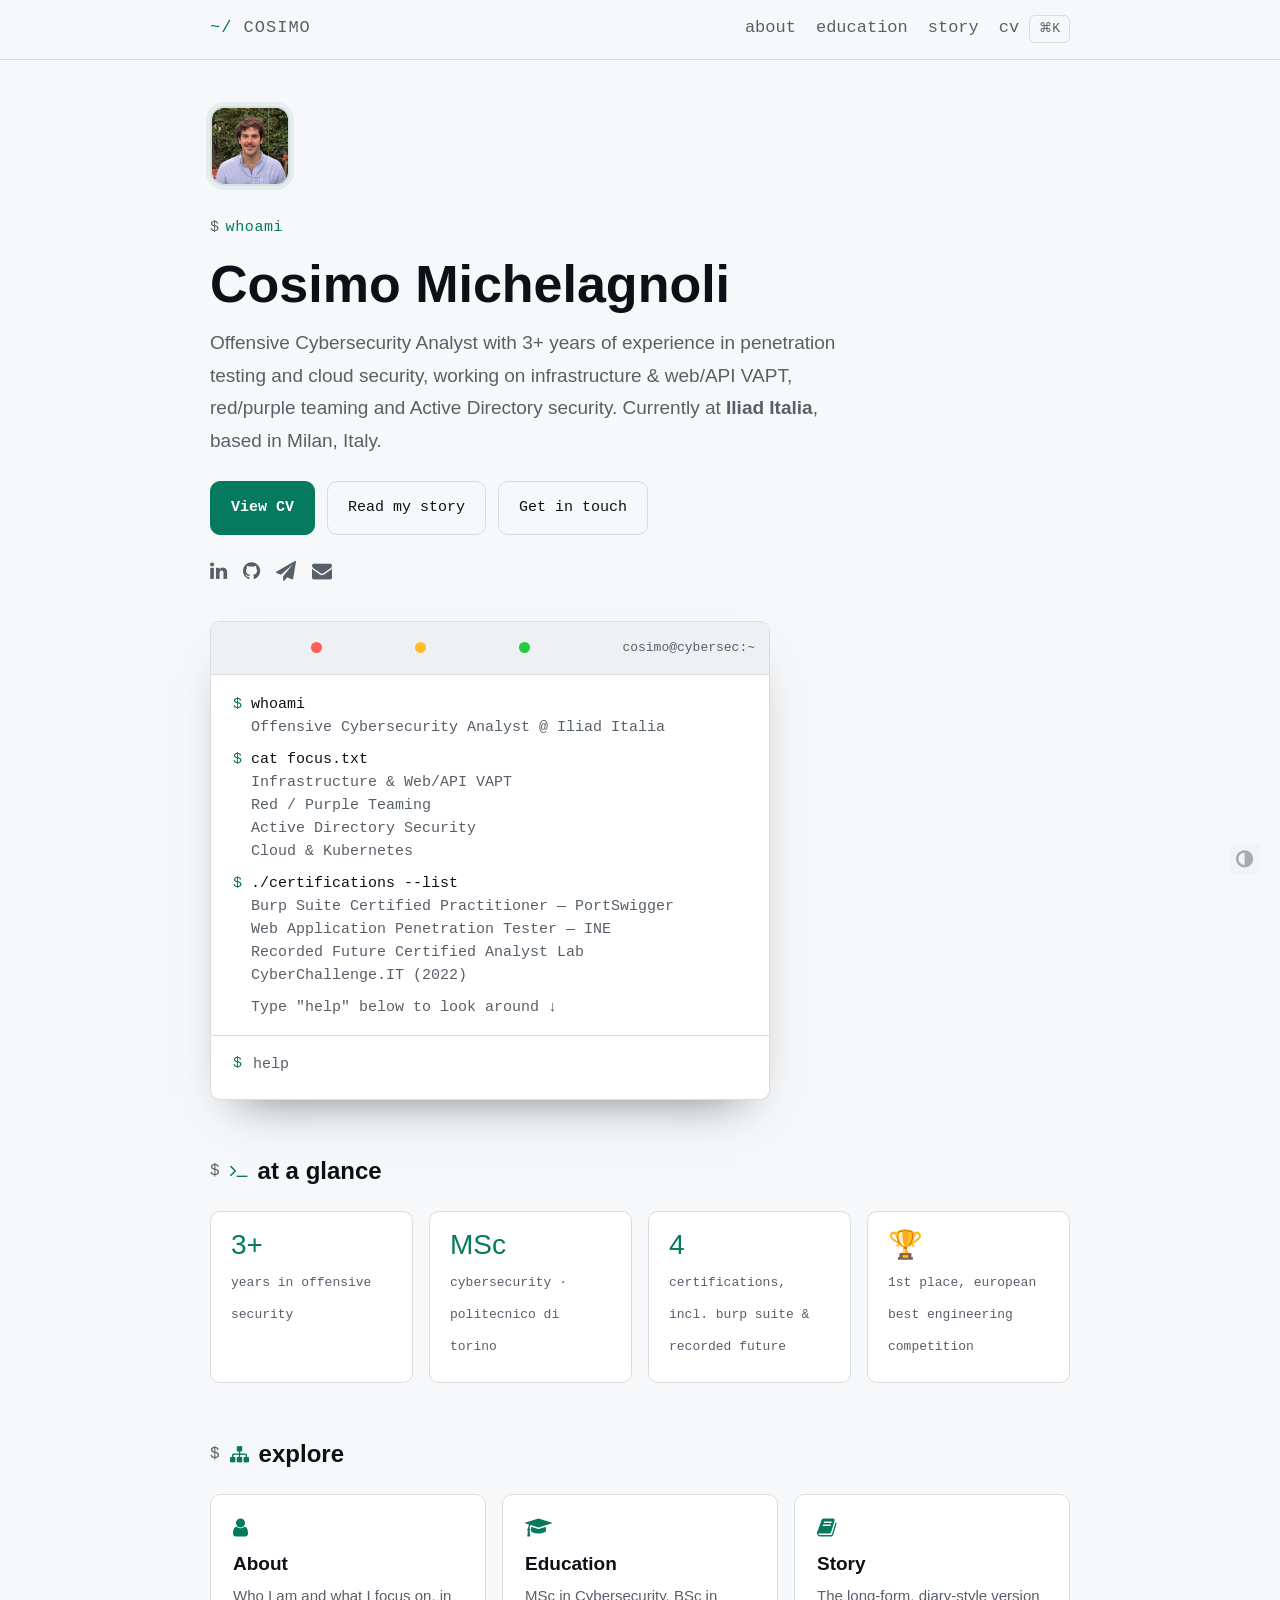
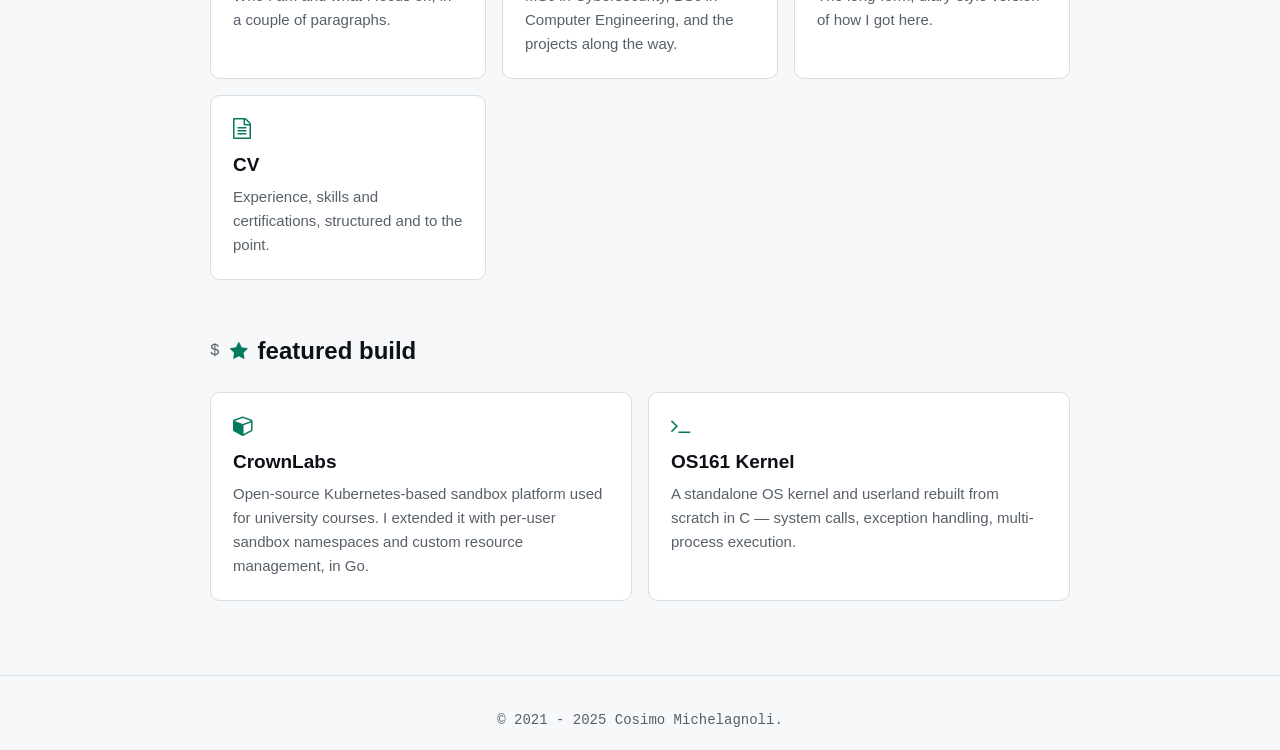
<file: index.html>
<!DOCTYPE html>
<html lang="en">

  <head>
    <meta charset="utf-8">
    <meta name="viewport" content="width=device-width, initial-scale=1.0">
    <meta http-equiv="Content-Language" content="en">
    <meta name="color-scheme" content="light dark">

    <meta http-equiv="Content-Security-Policy" content="upgrade-insecure-requests; block-all-mixed-content; default-src 'self'; child-src 'self'; font-src 'self' https://fonts.gstatic.com https://cdn.jsdelivr.net/; form-action 'self'; frame-src 'self'; img-src 'self'; object-src 'none'; style-src 'self' 'unsafe-inline' https://fonts.googleapis.com/ https://cdn.jsdelivr.net/; script-src 'self' 'unsafe-inline' https://www.google-analytics.com; prefetch-src 'self'; connect-src 'self' https://www.google-analytics.com;">

    <meta name="author" content="Cosimo Michelagnoli">
    <meta name="description" content="Cosimo Michelagnoli — Offensive Cybersecurity Analyst. Infrastructure &amp; web VAPT, red/purple teaming, Active Directory security.">
    <meta name="keywords" content="cybersecurity,penetration testing,offensive security,red team,cosimo michelagnoli">

    <meta name="twitter:card" content="summary"/>
    <meta name="twitter:title" content="Cosimo Michelagnoli — Offensive Cybersecurity Analyst"/>
    <meta name="twitter:description" content="Infrastructure &amp; web VAPT, red/purple teaming, Active Directory security."/>

    <meta property="og:title" content="Cosimo Michelagnoli — Offensive Cybersecurity Analyst" />
    <meta property="og:description" content="Infrastructure &amp; web VAPT, red/purple teaming, Active Directory security." />
    <meta property="og:type" content="website" />
    <meta property="og:url" content="http://example.org/" />

    <title>Cosimo Michelagnoli · Offensive Cybersecurity Analyst</title>

    <link rel="canonical" href="http://example.org/">

    <link rel="preload" href="/fonts/forkawesome-webfont.woff2?v=1.2.0" as="font" type="font/woff2" crossorigin>

    <link rel="stylesheet" href="/css/coder.min.d9fddbffe6f27e69985dc5fe0471cdb0e57fbf4775714bc3d847accb08f4a1f6.css" integrity="sha256-2f3b/&#43;byfmmYXcX&#43;BHHNsOV/v0d1cUvD2Eesywj0ofY=" crossorigin="anonymous" media="screen" />
    <link rel="stylesheet" href="/css/coder-dark.min.002ee2378e14c7a68f1f0a53d9694ed252090987c4e768023fac694a4fc5f793.css" integrity="sha256-AC7iN44Ux6aPHwpT2WlO0lIJCYfE52gCP6xpSk/F95M=" crossorigin="anonymous" media="screen" />
    <link rel="stylesheet" href="https://fonts.googleapis.com/css2?family=Space+Grotesk:wght@500;700&family=JetBrains+Mono:wght@400;500;700&display=swap">
    <link rel="stylesheet" href="/css/site.css">

    <link rel="icon" type="image/svg+xml" href="/images/favicon.svg">

    <link rel="alternate" type="application/rss+xml" href="/index.xml" title="Home" />
    <meta name="generator" content="Hugo 0.89.4" />
  </head>

  <body class="preload-transitions colorscheme-auto">

<div class="float-container">
    <a id="dark-mode-toggle" class="colorscheme-toggle">
        <i class="fa fa-adjust fa-fw" aria-hidden="true"></i>
    </a>
</div>


    <main class="wrapper">
      <nav class="navigation">
  <section class="container">
    <a class="navigation-title" href="/">
      cosimo
    </a>

      <input type="checkbox" id="menu-toggle" />
      <label class="menu-button float-right" for="menu-toggle">
        <i class="fa fa-bars fa-fw" aria-hidden="true"></i>
      </label>
      <ul class="navigation-list">

            <li class="navigation-item">
              <a class="navigation-link" href="/about/">about</a>
            </li>

            <li class="navigation-item">
              <a class="navigation-link" href="/education/">education</a>
            </li>

            <li class="navigation-item">
              <a class="navigation-link" href="/story/">story</a>
            </li>

            <li class="navigation-item">
              <a class="navigation-link" href="/cv/">cv</a>
            </li>

            <li class="navigation-item">
              <button type="button" id="cmdk-trigger" class="cmdk-trigger" aria-label="Open command palette (Ctrl+K)">⌘K</button>
            </li>

      </ul>

  </section>
</nav>

<div class="cmdk-overlay" id="cmdk" hidden>
  <div class="cmdk-box" role="dialog" aria-modal="true" aria-label="Command palette">
    <div class="cmdk-input-row">
      <span class="cmdk-prompt">$</span>
      <input type="text" id="cmdk-input" class="cmdk-input" placeholder="Where to? (Esc to close)" autocomplete="off" spellcheck="false">
    </div>
    <ul class="cmdk-results" id="cmdk-results"></ul>
  </div>
</div>

      <div class="content">

  <section class="container">
  <div class="hero">
    <div class="hero-avatar"><img src="/images/avatar.jpg" alt="Cosimo Michelagnoli"></div>

    <div class="hero-tag" data-typewriter>whoami</div>
    <h1>Cosimo Michelagnoli</h1>
    <p class="lede">
      Offensive Cybersecurity Analyst with 3+ years of experience in penetration testing and
      cloud security, working on infrastructure &amp; web/API VAPT, red/purple teaming and
      Active Directory security. Currently at <strong>Iliad Italia</strong>, based in Milan, Italy.
    </p>

    <div class="hero-actions">
      <a class="btn primary" href="/cv/">View CV</a>
      <a class="btn" href="/story/">Read my story</a>
      <a class="btn" href="mailto:michelagnolicosimo@gmail.com">Get in touch</a>
    </div>

    <ul class="hero-social" style="list-style:none;padding:0;">
      <li><a href="https://www.linkedin.com/in/cosimomichelagnoli/" aria-label="LinkedIn"><i class="fa fa-linkedin" aria-hidden="true"></i></a></li>
      <li><a href="https://github.com/CosimoMichelagnoli" aria-label="GitHub"><i class="fa fa-github" aria-hidden="true"></i></a></li>
      <li><a href="https://t.me/outisCM" aria-label="Telegram"><i class="fa fa-paper-plane" aria-hidden="true"></i></a></li>
      <li><a href="mailto:michelagnolicosimo@gmail.com" aria-label="Email"><i class="fa fa-envelope" aria-hidden="true"></i></a></li>
    </ul>

    <div class="term-window">
      <div class="term-titlebar">
        <span class="term-dot red"></span>
        <span class="term-dot yellow"></span>
        <span class="term-dot green"></span>
        <span>cosimo@cybersec:~</span>
      </div>
      <div class="term-body" id="term-log">
        <span class="cmd">whoami</span>
        <span class="out">Offensive Cybersecurity Analyst @ Iliad Italia</span>
        <span class="gap"></span>
        <span class="cmd">cat focus.txt</span>
        <span class="out">Infrastructure &amp; Web/API VAPT</span>
        <span class="out">Red / Purple Teaming</span>
        <span class="out">Active Directory Security</span>
        <span class="out">Cloud &amp; Kubernetes</span>
        <span class="gap"></span>
        <span class="cmd">./certifications --list</span>
        <span class="out">Burp Suite Certified Practitioner — PortSwigger</span>
        <span class="out">Web Application Penetration Tester — INE</span>
        <span class="out">Recorded Future Certified Analyst Lab</span>
        <span class="out">CyberChallenge.IT (2022)</span>
        <span class="gap"></span>
        <span class="out">Type "help" below to look around ↓</span>
      </div>
      <div class="term-input-row">
        <span class="term-prompt">$</span>
        <input type="text" id="term-input" class="term-input" autocomplete="off" spellcheck="false" aria-label="Terminal command input" placeholder="help">
        <span class="cursor"></span>
      </div>
    </div>
  </div>

  <div class="section-label"><i class="fa fa-terminal" aria-hidden="true"></i><h2>at a glance</h2></div>

  <div class="stat-grid">
    <div class="stat-card">
      <span class="stat-number">3+</span>
      <span class="stat-label">years in offensive security</span>
    </div>
    <div class="stat-card">
      <span class="stat-number">MSc</span>
      <span class="stat-label">cybersecurity · politecnico di torino</span>
    </div>
    <div class="stat-card">
      <span class="stat-number">4</span>
      <span class="stat-label">certifications, incl. burp suite &amp; recorded future</span>
    </div>
    <div class="stat-card">
      <span class="stat-number">🏆</span>
      <span class="stat-label">1st place, european best engineering competition</span>
    </div>
  </div>

  <div class="section-label"><i class="fa fa-sitemap" aria-hidden="true"></i><h2>explore</h2></div>

  <div class="bento">
    <div class="bento-card">
      <i class="fa fa-user" aria-hidden="true"></i>
      <h3>About</h3>
      <p>Who I am and what I focus on, in a couple of paragraphs.</p>
      <a class="card-link" href="/about/" aria-label="About"></a>
    </div>
    <div class="bento-card">
      <i class="fa fa-graduation-cap" aria-hidden="true"></i>
      <h3>Education</h3>
      <p>MSc in Cybersecurity, BSc in Computer Engineering, and the projects along the way.</p>
      <a class="card-link" href="/education/" aria-label="Education"></a>
    </div>
    <div class="bento-card">
      <i class="fa fa-book" aria-hidden="true"></i>
      <h3>Story</h3>
      <p>The long-form, diary-style version of how I got here.</p>
      <a class="card-link" href="/story/" aria-label="Story"></a>
    </div>
    <div class="bento-card">
      <i class="fa fa-file-text-o" aria-hidden="true"></i>
      <h3>CV</h3>
      <p>Experience, skills and certifications, structured and to the point.</p>
      <a class="card-link" href="/cv/" aria-label="CV"></a>
    </div>
  </div>

  <div class="section-label"><i class="fa fa-star" aria-hidden="true"></i><h2>featured build</h2></div>

  <div class="bento">
    <div class="bento-card">
      <i class="fa fa-cube" aria-hidden="true"></i>
      <h3>CrownLabs</h3>
      <p>Open-source Kubernetes-based sandbox platform used for university courses. I extended
        it with per-user sandbox namespaces and custom resource management, in Go.</p>
      <a class="card-link" href="https://github.com/netgroup-polito/CrownLabs" aria-label="CrownLabs on GitHub"></a>
    </div>
    <div class="bento-card">
      <i class="fa fa-terminal" aria-hidden="true"></i>
      <h3>OS161 Kernel</h3>
      <p>A standalone OS kernel and userland rebuilt from scratch in C — system calls, exception
        handling, multi-process execution.</p>
      <a class="card-link" href="https://github.com/CosimoMichelagnoli/os161" aria-label="OS161 on GitHub"></a>
    </div>
  </div>

</section>


      </div>

      <footer class="footer">
  <section class="container">
    ©

      2021 -

    2025
     Cosimo Michelagnoli.

  </section>
</footer>

    </main>


      <script src="/js/coder.min.39a51230dce2ac866c049b52573e38bf60666af4bc63c1bdf203b9b2d95b1cd6.js" integrity="sha256-OaUSMNzirIZsBJtSVz44v2BmavS8Y8G98gO5stlbHNY="></script>
      <script src="/js/site.js"></script>


  </body>

</html>
</file>
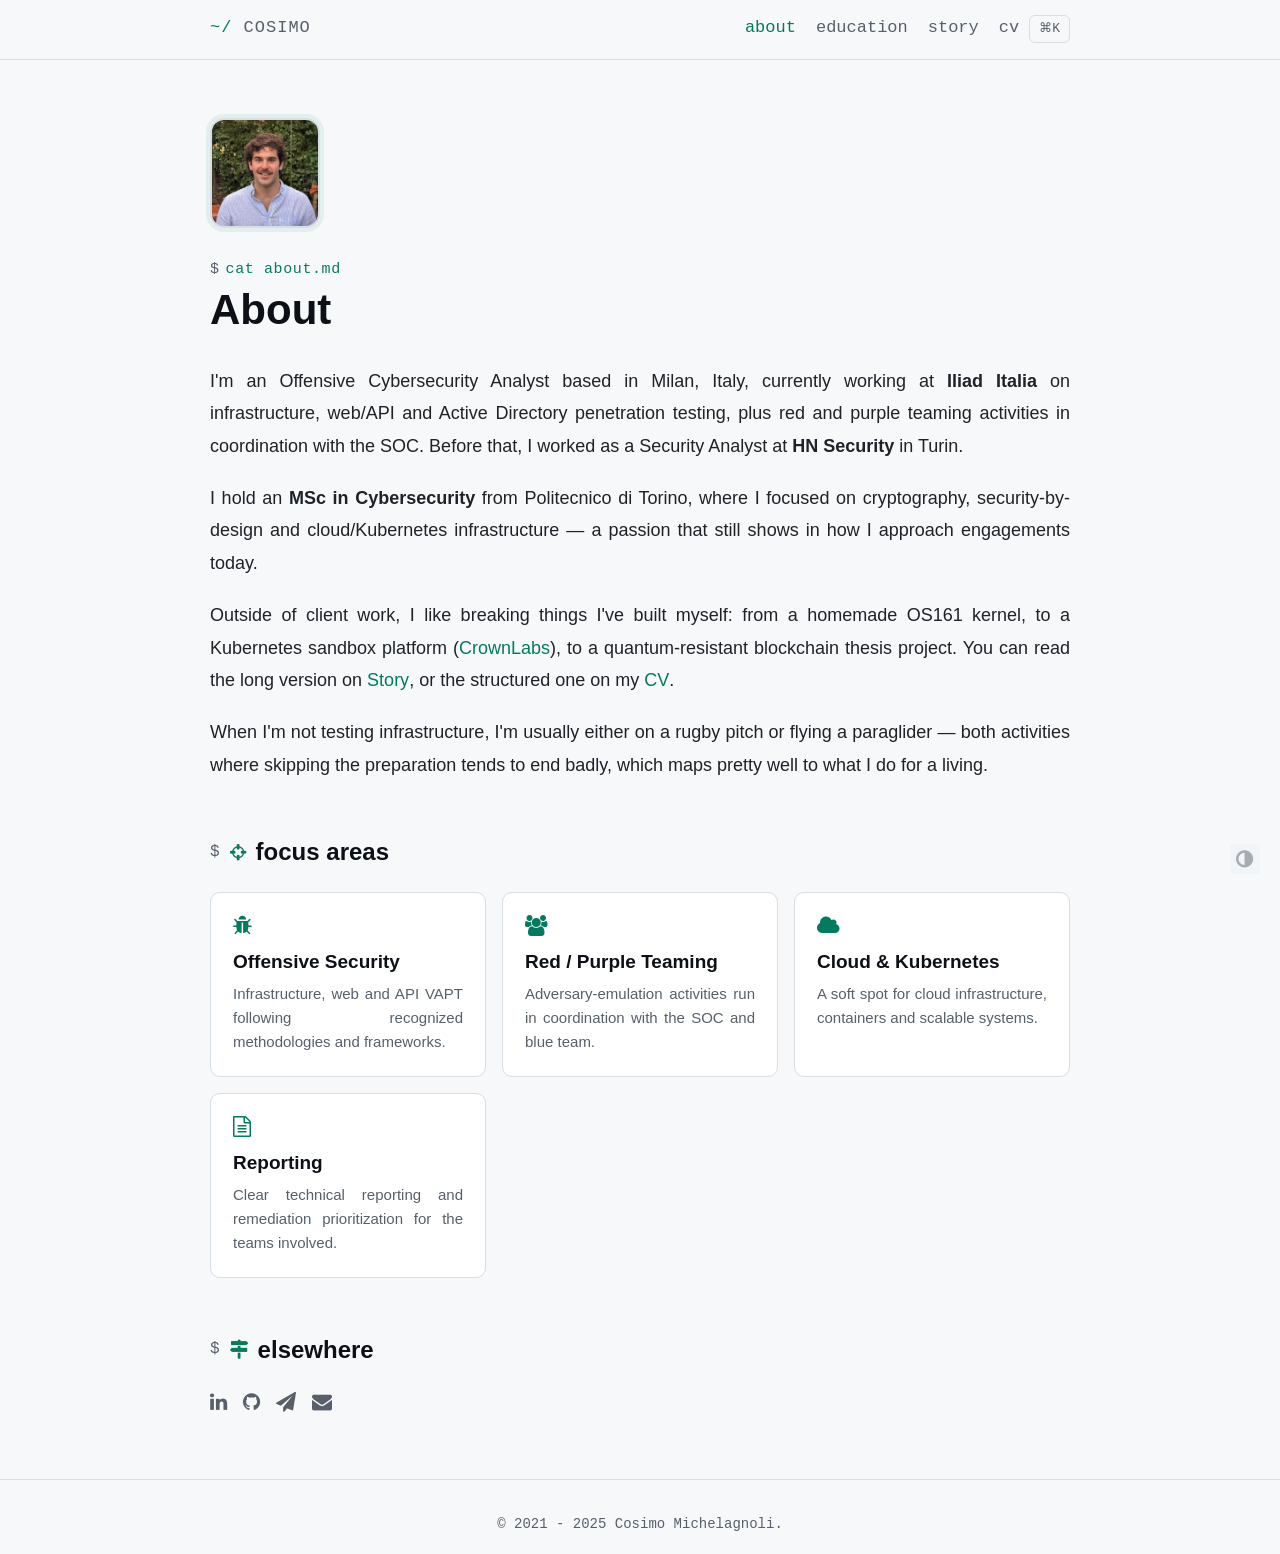
<file: about/index.html>
<!DOCTYPE html>
<html lang="en">

  <head>
    <meta charset="utf-8">
    <meta name="viewport" content="width=device-width, initial-scale=1.0">
    <meta http-equiv="Content-Language" content="en">
    <meta name="color-scheme" content="light dark">

    <meta http-equiv="Content-Security-Policy" content="upgrade-insecure-requests; block-all-mixed-content; default-src 'self'; child-src 'self'; font-src 'self' https://fonts.gstatic.com https://cdn.jsdelivr.net/; form-action 'self'; frame-src 'self'; img-src 'self'; object-src 'none'; style-src 'self' 'unsafe-inline' https://fonts.googleapis.com/ https://cdn.jsdelivr.net/; script-src 'self' 'unsafe-inline' https://www.google-analytics.com; prefetch-src 'self'; connect-src 'self' https://www.google-analytics.com;">

    <meta name="author" content="Cosimo Michelagnoli">
    <meta name="description" content="About Cosimo Michelagnoli — Offensive Cybersecurity Analyst based in Florence, Italy.">
    <meta name="keywords" content="about,cybersecurity,cosimo michelagnoli">

    <meta name="twitter:card" content="summary"/>
    <meta name="twitter:title" content="About · Cosimo Michelagnoli"/>
    <meta name="twitter:description" content="Offensive Cybersecurity Analyst based in Florence, Italy."/>

    <meta property="og:title" content="About · Cosimo Michelagnoli" />
    <meta property="og:description" content="Offensive Cybersecurity Analyst based in Florence, Italy." />
    <meta property="og:type" content="article" />
    <meta property="og:url" content="http://example.org/about/" />
    <meta property="article:published_time" content="2021-12-28T00:00:00+00:00" />
    <meta property="article:modified_time" content="2026-09-10T00:00:00+00:00" />

    <title>
  About · Home
</title>

    <link rel="canonical" href="http://example.org/about/">

    <link rel="preload" href="/fonts/forkawesome-webfont.woff2?v=1.2.0" as="font" type="font/woff2" crossorigin>

    <link rel="stylesheet" href="/css/coder.min.d9fddbffe6f27e69985dc5fe0471cdb0e57fbf4775714bc3d847accb08f4a1f6.css" integrity="sha256-2f3b/&#43;byfmmYXcX&#43;BHHNsOV/v0d1cUvD2Eesywj0ofY=" crossorigin="anonymous" media="screen" />
    <link rel="stylesheet" href="/css/coder-dark.min.002ee2378e14c7a68f1f0a53d9694ed252090987c4e768023fac694a4fc5f793.css" integrity="sha256-AC7iN44Ux6aPHwpT2WlO0lIJCYfE52gCP6xpSk/F95M=" crossorigin="anonymous" media="screen" />
    <link rel="stylesheet" href="https://fonts.googleapis.com/css2?family=Space+Grotesk:wght@500;700&family=JetBrains+Mono:wght@400;500;700&display=swap">
    <link rel="stylesheet" href="/css/site.css">

    <link rel="icon" type="image/svg+xml" href="/images/favicon.svg">

    <meta name="generator" content="Hugo 0.89.4" />
  </head>

  <body class="preload-transitions colorscheme-auto">

<div class="float-container">
    <a id="dark-mode-toggle" class="colorscheme-toggle">
        <i class="fa fa-adjust fa-fw" aria-hidden="true"></i>
    </a>
</div>


    <main class="wrapper">
      <nav class="navigation">
  <section class="container">
    <a class="navigation-title" href="/">
      cosimo
    </a>

      <input type="checkbox" id="menu-toggle" />
      <label class="menu-button float-right" for="menu-toggle">
        <i class="fa fa-bars fa-fw" aria-hidden="true"></i>
      </label>
      <ul class="navigation-list">

            <li class="navigation-item">
              <a class="navigation-link active" href="/about/">about</a>
            </li>

            <li class="navigation-item">
              <a class="navigation-link" href="/education/">education</a>
            </li>

            <li class="navigation-item">
              <a class="navigation-link" href="/story/">story</a>
            </li>

            <li class="navigation-item">
              <a class="navigation-link" href="/cv/">cv</a>
            </li>

            <li class="navigation-item">
              <button type="button" id="cmdk-trigger" class="cmdk-trigger" aria-label="Open command palette (Ctrl+K)">⌘K</button>
            </li>

      </ul>

  </section>
</nav>

<div class="cmdk-overlay" id="cmdk" hidden>
  <div class="cmdk-box" role="dialog" aria-modal="true" aria-label="Command palette">
    <div class="cmdk-input-row">
      <span class="cmdk-prompt">$</span>
      <input type="text" id="cmdk-input" class="cmdk-input" placeholder="Where to? (Esc to close)" autocomplete="off" spellcheck="false">
    </div>
    <ul class="cmdk-results" id="cmdk-results"></ul>
  </div>
</div>

      <div class="content">

  <section class="container page">
  <article>
    <header>
      <div class="hero-avatar lg"><img src="/images/avatar.jpg" alt="Cosimo Michelagnoli"></div>
      <div class="hero-tag" data-typewriter>cat about.md</div>
      <h1 class="title">
        <a class="title-link" href="http://example.org/about/">
          About
        </a>
      </h1>
    </header>

    <p>
      I'm an Offensive Cybersecurity Analyst based in Milan, Italy, currently working at
      <strong>Iliad Italia</strong> on infrastructure, web/API and Active Directory
      penetration testing, plus red and purple teaming activities in coordination with the SOC.
      Before that, I worked as a Security Analyst at <strong>HN Security</strong> in Turin.
    </p>

    <p>
      I hold an <strong>MSc in Cybersecurity</strong> from Politecnico di Torino, where I focused
      on cryptography, security-by-design and cloud/Kubernetes infrastructure — a passion that
      still shows in how I approach engagements today.
    </p>

    <p>
      Outside of client work, I like breaking things I've built myself: from a homemade OS161
      kernel, to a Kubernetes sandbox platform (<a href="https://github.com/netgroup-polito/CrownLabs">CrownLabs</a>),
      to a quantum-resistant blockchain thesis project. You can read the long version on
      <a href="/story/">Story</a>, or the structured one on my <a href="/cv/">CV</a>.
    </p>

    <p>
      When I'm not testing infrastructure, I'm usually either on a rugby pitch or flying a
      paraglider — both activities where skipping the preparation tends to end badly, which
      maps pretty well to what I do for a living.
    </p>

    <div class="section-label"><i class="fa fa-crosshairs" aria-hidden="true"></i><h2>focus areas</h2></div>

    <div class="bento">
      <div class="bento-card">
        <i class="fa fa-bug" aria-hidden="true"></i>
        <h3>Offensive Security</h3>
        <p>Infrastructure, web and API VAPT following recognized methodologies and frameworks.</p>
      </div>
      <div class="bento-card">
        <i class="fa fa-users" aria-hidden="true"></i>
        <h3>Red / Purple Teaming</h3>
        <p>Adversary-emulation activities run in coordination with the SOC and blue team.</p>
      </div>
      <div class="bento-card">
        <i class="fa fa-cloud" aria-hidden="true"></i>
        <h3>Cloud &amp; Kubernetes</h3>
        <p>A soft spot for cloud infrastructure, containers and scalable systems.</p>
      </div>
      <div class="bento-card">
        <i class="fa fa-file-text-o" aria-hidden="true"></i>
        <h3>Reporting</h3>
        <p>Clear technical reporting and remediation prioritization for the teams involved.</p>
      </div>
    </div>

    <div class="section-label"><i class="fa fa-map-signs" aria-hidden="true"></i><h2>elsewhere</h2></div>

    <ul class="hero-social" style="list-style:none;padding:0;">
      <li><a href="https://www.linkedin.com/in/cosimomichelagnoli/" aria-label="LinkedIn"><i class="fa fa-linkedin" aria-hidden="true"></i></a></li>
      <li><a href="https://github.com/CosimoMichelagnoli" aria-label="GitHub"><i class="fa fa-github" aria-hidden="true"></i></a></li>
      <li><a href="https://t.me/outisCM" aria-label="Telegram"><i class="fa fa-paper-plane" aria-hidden="true"></i></a></li>
      <li><a href="mailto:michelagnolicosimo@gmail.com" aria-label="Email"><i class="fa fa-envelope" aria-hidden="true"></i></a></li>
    </ul>

  </article>
</section>


      </div>

      <footer class="footer">
  <section class="container">
    ©

      2021 -

    2025
     Cosimo Michelagnoli.

  </section>
</footer>

    </main>


      <script src="/js/coder.min.39a51230dce2ac866c049b52573e38bf60666af4bc63c1bdf203b9b2d95b1cd6.js" integrity="sha256-OaUSMNzirIZsBJtSVz44v2BmavS8Y8G98gO5stlbHNY="></script>
      <script src="/js/site.js"></script>


  </body>

</html>
</file>
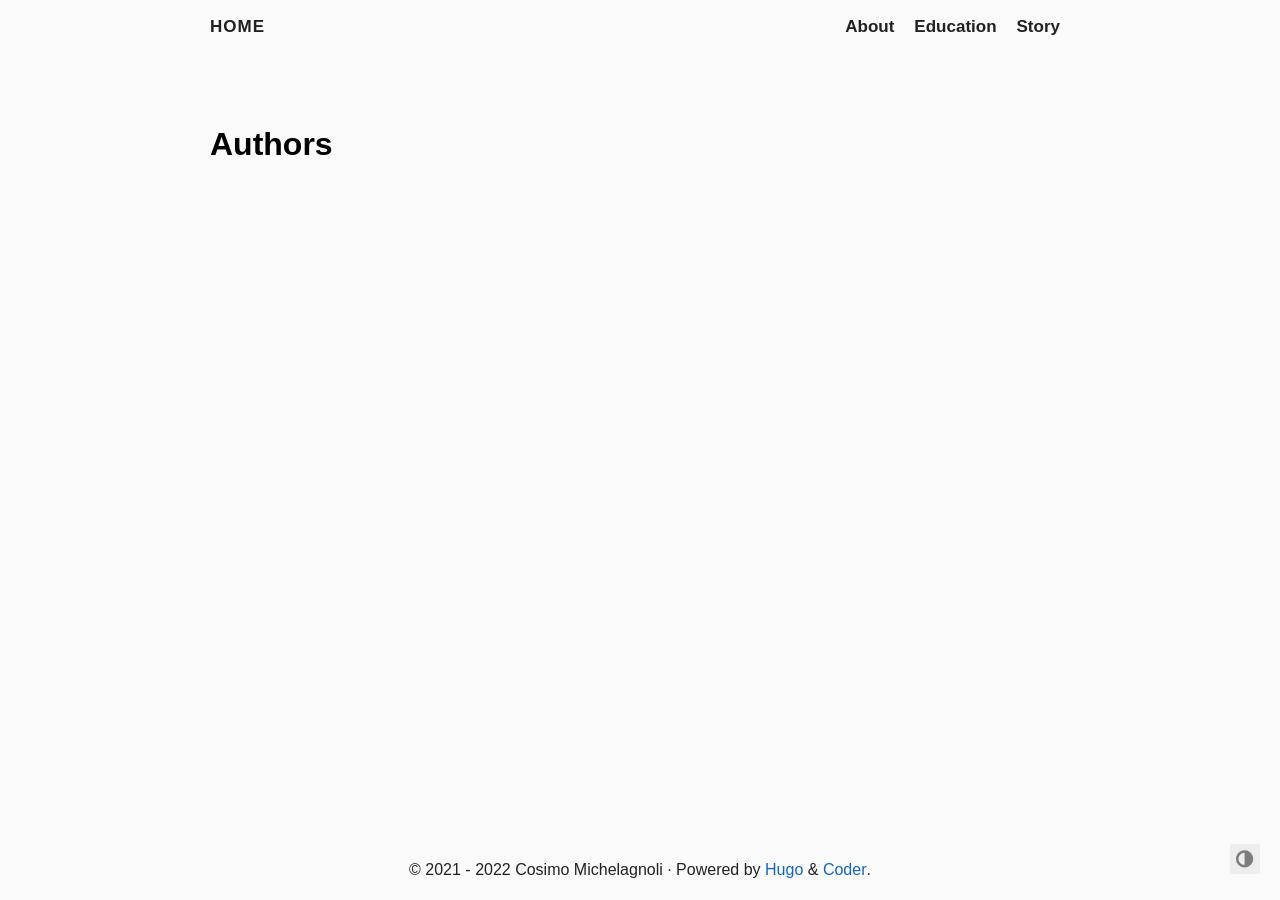
<file: authors/index.html>
<!DOCTYPE html>
<html lang="en">

  <head>
    <meta charset="utf-8">
    <meta name="viewport" content="width=device-width, initial-scale=1.0">
    <meta http-equiv="Content-Language" content="en">
    <meta name="color-scheme" content="light dark">

    
      <meta http-equiv="Content-Security-Policy" content="upgrade-insecure-requests; block-all-mixed-content; default-src 'self'; child-src 'self'; font-src 'self' https://fonts.gstatic.com https://cdn.jsdelivr.net/; form-action 'self'; frame-src 'self'; img-src 'self'; object-src 'none'; style-src 'self' 'unsafe-inline' https://fonts.googleapis.com/ https://cdn.jsdelivr.net/; script-src 'self' 'unsafe-inline' https://www.google-analytics.com; prefetch-src 'self'; connect-src 'self' https://www.google-analytics.com;">

    

    <meta name="author" content="Cosimo Michelagnoli">
    <meta name="description" content="Cosimo Michelagnoli&#39;s personal website">
    <meta name="keywords" content="blog,developer,personal,cosimo michelagnoli">

    <meta name="twitter:card" content="summary"/>
<meta name="twitter:title" content="Authors"/>
<meta name="twitter:description" content="Cosimo Michelagnoli&#39;s personal website"/>

    <meta property="og:title" content="Authors" />
<meta property="og:description" content="Cosimo Michelagnoli&#39;s personal website" />
<meta property="og:type" content="website" />
<meta property="og:url" content="http://example.org/authors/" />



    <title>Authors · Home</title>

    
      <link rel="canonical" href="http://example.org/authors/">
    

    <link rel="preload" href="/fonts/forkawesome-webfont.woff2?v=1.2.0" as="font" type="font/woff2" crossorigin>

    
      
      
      <link rel="stylesheet" href="/css/coder.min.d9fddbffe6f27e69985dc5fe0471cdb0e57fbf4775714bc3d847accb08f4a1f6.css" integrity="sha256-2f3b/&#43;byfmmYXcX&#43;BHHNsOV/v0d1cUvD2Eesywj0ofY=" crossorigin="anonymous" media="screen" />
    

    

    
      
        
        
        <link rel="stylesheet" href="/css/coder-dark.min.002ee2378e14c7a68f1f0a53d9694ed252090987c4e768023fac694a4fc5f793.css" integrity="sha256-AC7iN44Ux6aPHwpT2WlO0lIJCYfE52gCP6xpSk/F95M=" crossorigin="anonymous" media="screen" />
      
    

    

    

    <link rel="icon" type="image/svg+xml" href="/images/favicon.svg">

    <link rel="alternate" type="application/rss+xml" href="/authors/index.xml" title="Home" />
    <meta name="generator" content="Hugo 0.89.4" />
  </head>

  
  
    
  
  <body class="preload-transitions colorscheme-auto">
    
<div class="float-container">
    <a id="dark-mode-toggle" class="colorscheme-toggle">
        <i class="fa fa-adjust fa-fw" aria-hidden="true"></i>
    </a>
</div>


    <main class="wrapper">
      <nav class="navigation">
  <section class="container">
    <a class="navigation-title" href="/">
      Home
    </a>
    
      <input type="checkbox" id="menu-toggle" />
      <label class="menu-button float-right" for="menu-toggle">
        <i class="fa fa-bars fa-fw" aria-hidden="true"></i>
      </label>
      <ul class="navigation-list">
        
          
            <li class="navigation-item">
              <a class="navigation-link" href="/about/">About</a>
            </li>
          
            <li class="navigation-item">
              <a class="navigation-link" href="/education/">Education</a>
            </li>
          
            <li class="navigation-item">
              <a class="navigation-link" href="/story/">Story</a>
            </li>
          
        
        
      </ul>
    
  </section>
</nav>


      <div class="content">
        
  <section class="container taxonomy">
  <h1 class="title">
    <a class="title-link" href="http://example.org/authors/">Authors</a>
  </h1>
  
  <ul>
    
    
  </ul>
</section>


      </div>

      <footer class="footer">
  <section class="container">
    ©
    
      2021 -
    
    2022
     Cosimo Michelagnoli 
    ·
    Powered by <a href="https://gohugo.io/">Hugo</a> & <a href="https://github.com/luizdepra/hugo-coder/">Coder</a>.
    
  </section>
</footer>

    </main>

    
      
      <script src="/js/coder.min.39a51230dce2ac866c049b52573e38bf60666af4bc63c1bdf203b9b2d95b1cd6.js" integrity="sha256-OaUSMNzirIZsBJtSVz44v2BmavS8Y8G98gO5stlbHNY="></script>
    

    

    

    

    

    

    

    

    
  </body>

</html>
</file>
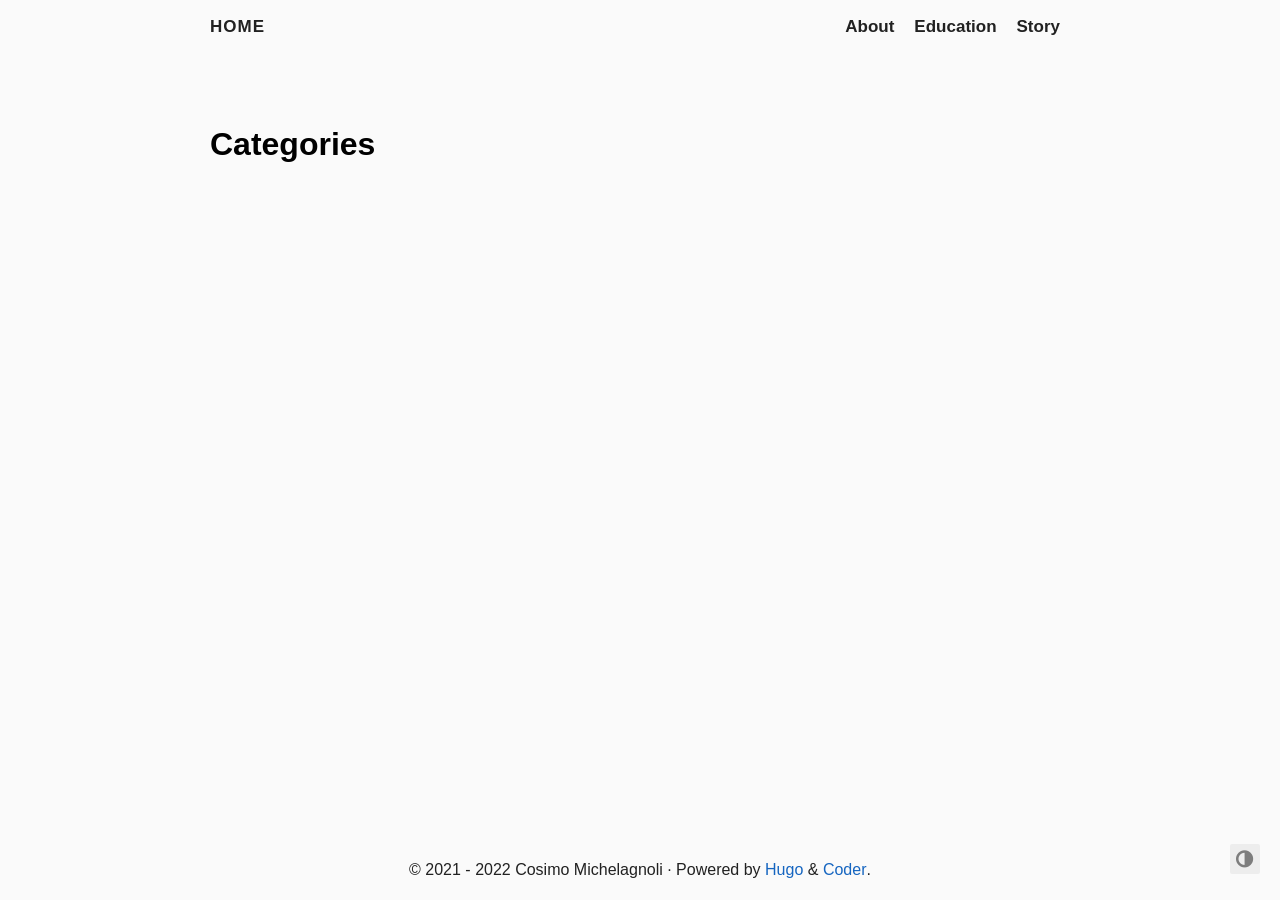
<file: categories/index.html>
<!DOCTYPE html>
<html lang="en">

  <head>
    <meta charset="utf-8">
    <meta name="viewport" content="width=device-width, initial-scale=1.0">
    <meta http-equiv="Content-Language" content="en">
    <meta name="color-scheme" content="light dark">

    
      <meta http-equiv="Content-Security-Policy" content="upgrade-insecure-requests; block-all-mixed-content; default-src 'self'; child-src 'self'; font-src 'self' https://fonts.gstatic.com https://cdn.jsdelivr.net/; form-action 'self'; frame-src 'self'; img-src 'self'; object-src 'none'; style-src 'self' 'unsafe-inline' https://fonts.googleapis.com/ https://cdn.jsdelivr.net/; script-src 'self' 'unsafe-inline' https://www.google-analytics.com; prefetch-src 'self'; connect-src 'self' https://www.google-analytics.com;">

    

    <meta name="author" content="Cosimo Michelagnoli">
    <meta name="description" content="Cosimo Michelagnoli&#39;s personal website">
    <meta name="keywords" content="blog,developer,personal,cosimo michelagnoli">

    <meta name="twitter:card" content="summary"/>
<meta name="twitter:title" content="Categories"/>
<meta name="twitter:description" content="Cosimo Michelagnoli&#39;s personal website"/>

    <meta property="og:title" content="Categories" />
<meta property="og:description" content="Cosimo Michelagnoli&#39;s personal website" />
<meta property="og:type" content="website" />
<meta property="og:url" content="http://example.org/categories/" />



    <title>Categories · Home</title>

    
      <link rel="canonical" href="http://example.org/categories/">
    

    <link rel="preload" href="/fonts/forkawesome-webfont.woff2?v=1.2.0" as="font" type="font/woff2" crossorigin>

    
      
      
      <link rel="stylesheet" href="/css/coder.min.d9fddbffe6f27e69985dc5fe0471cdb0e57fbf4775714bc3d847accb08f4a1f6.css" integrity="sha256-2f3b/&#43;byfmmYXcX&#43;BHHNsOV/v0d1cUvD2Eesywj0ofY=" crossorigin="anonymous" media="screen" />
    

    

    
      
        
        
        <link rel="stylesheet" href="/css/coder-dark.min.002ee2378e14c7a68f1f0a53d9694ed252090987c4e768023fac694a4fc5f793.css" integrity="sha256-AC7iN44Ux6aPHwpT2WlO0lIJCYfE52gCP6xpSk/F95M=" crossorigin="anonymous" media="screen" />
      
    

    

    

    <link rel="icon" type="image/svg+xml" href="/images/favicon.svg">

    <link rel="alternate" type="application/rss+xml" href="/categories/index.xml" title="Home" />
    <meta name="generator" content="Hugo 0.89.4" />
  </head>

  
  
    
  
  <body class="preload-transitions colorscheme-auto">
    
<div class="float-container">
    <a id="dark-mode-toggle" class="colorscheme-toggle">
        <i class="fa fa-adjust fa-fw" aria-hidden="true"></i>
    </a>
</div>


    <main class="wrapper">
      <nav class="navigation">
  <section class="container">
    <a class="navigation-title" href="/">
      Home
    </a>
    
      <input type="checkbox" id="menu-toggle" />
      <label class="menu-button float-right" for="menu-toggle">
        <i class="fa fa-bars fa-fw" aria-hidden="true"></i>
      </label>
      <ul class="navigation-list">
        
          
            <li class="navigation-item">
              <a class="navigation-link" href="/about/">About</a>
            </li>
          
            <li class="navigation-item">
              <a class="navigation-link" href="/education/">Education</a>
            </li>
          
            <li class="navigation-item">
              <a class="navigation-link" href="/story/">Story</a>
            </li>
          
        
        
      </ul>
    
  </section>
</nav>


      <div class="content">
        
  <section class="container taxonomy">
  <h1 class="title">
    <a class="title-link" href="http://example.org/categories/">Categories</a>
  </h1>
  
  <ul>
    
    
  </ul>
</section>


      </div>

      <footer class="footer">
  <section class="container">
    ©
    
      2021 -
    
    2022
     Cosimo Michelagnoli 
    ·
    Powered by <a href="https://gohugo.io/">Hugo</a> & <a href="https://github.com/luizdepra/hugo-coder/">Coder</a>.
    
  </section>
</footer>

    </main>

    
      
      <script src="/js/coder.min.39a51230dce2ac866c049b52573e38bf60666af4bc63c1bdf203b9b2d95b1cd6.js" integrity="sha256-OaUSMNzirIZsBJtSVz44v2BmavS8Y8G98gO5stlbHNY="></script>
    

    

    

    

    

    

    

    

    
  </body>

</html>
</file>
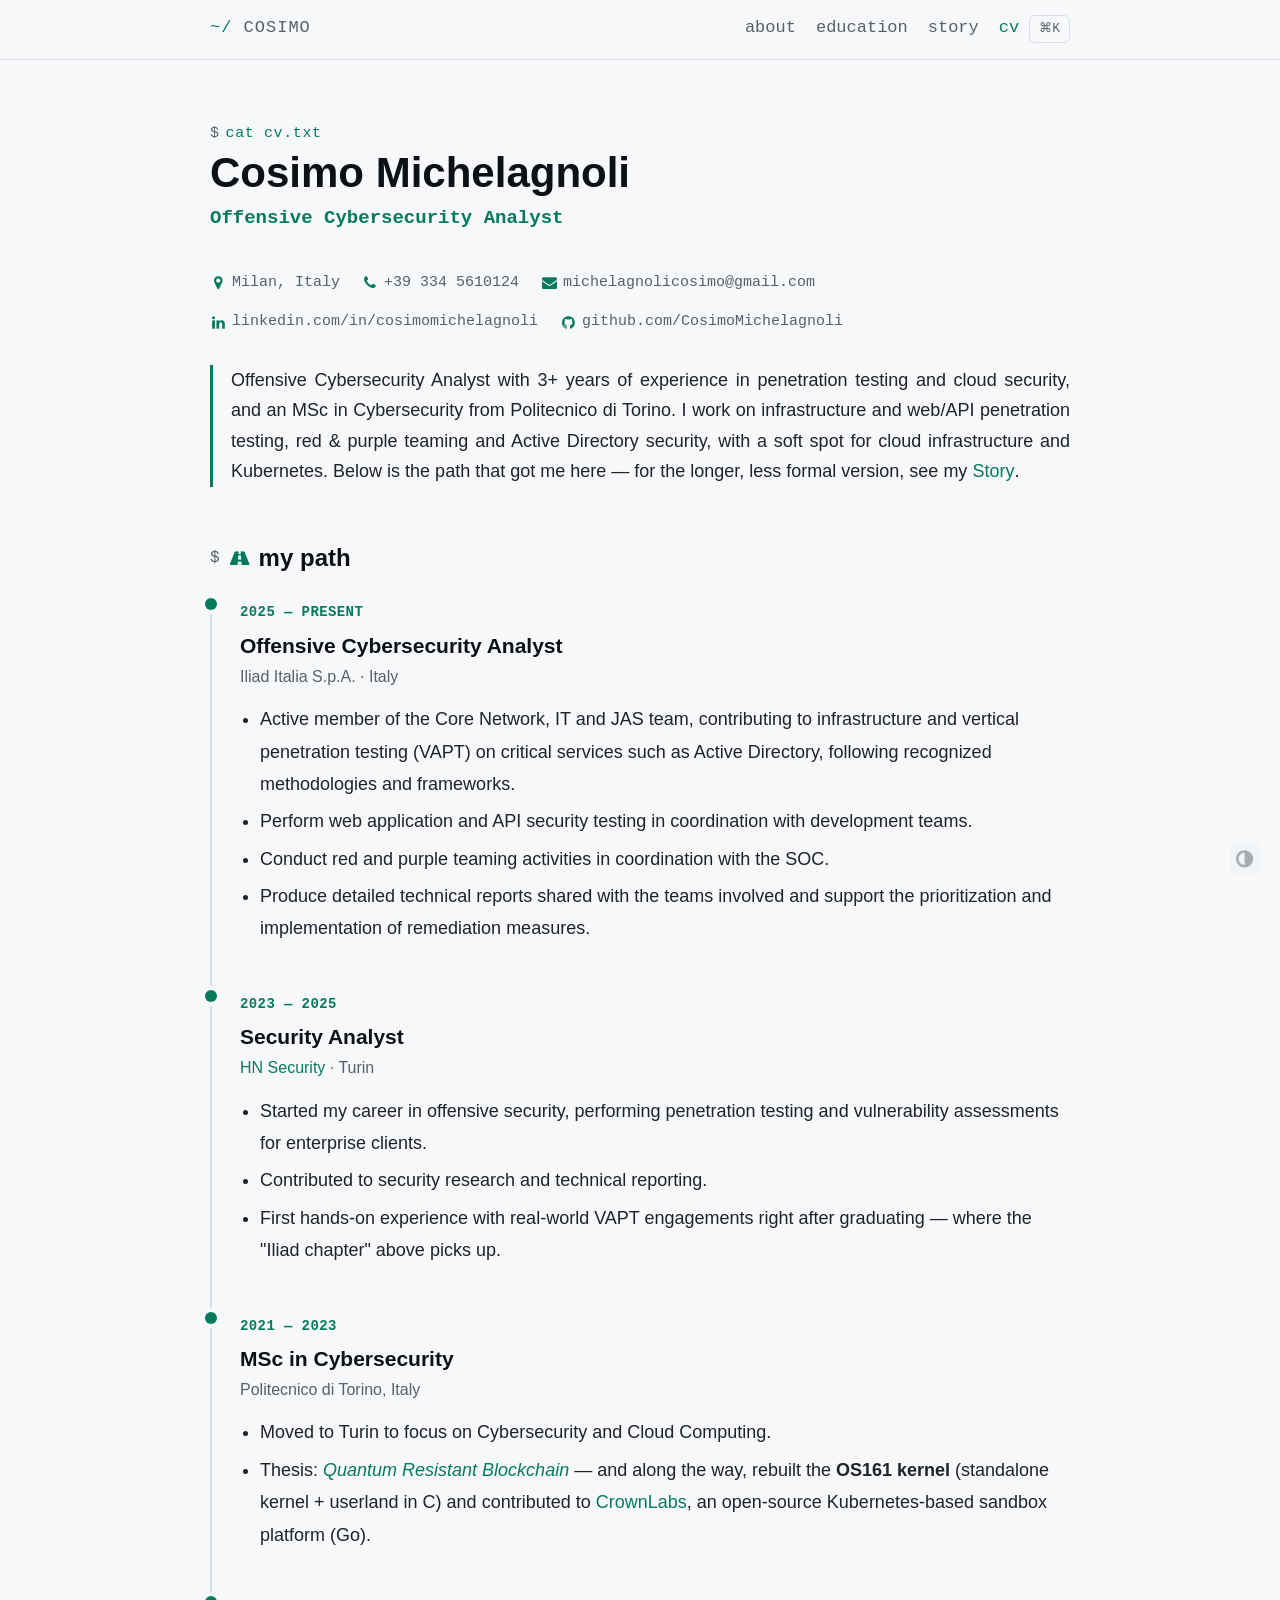
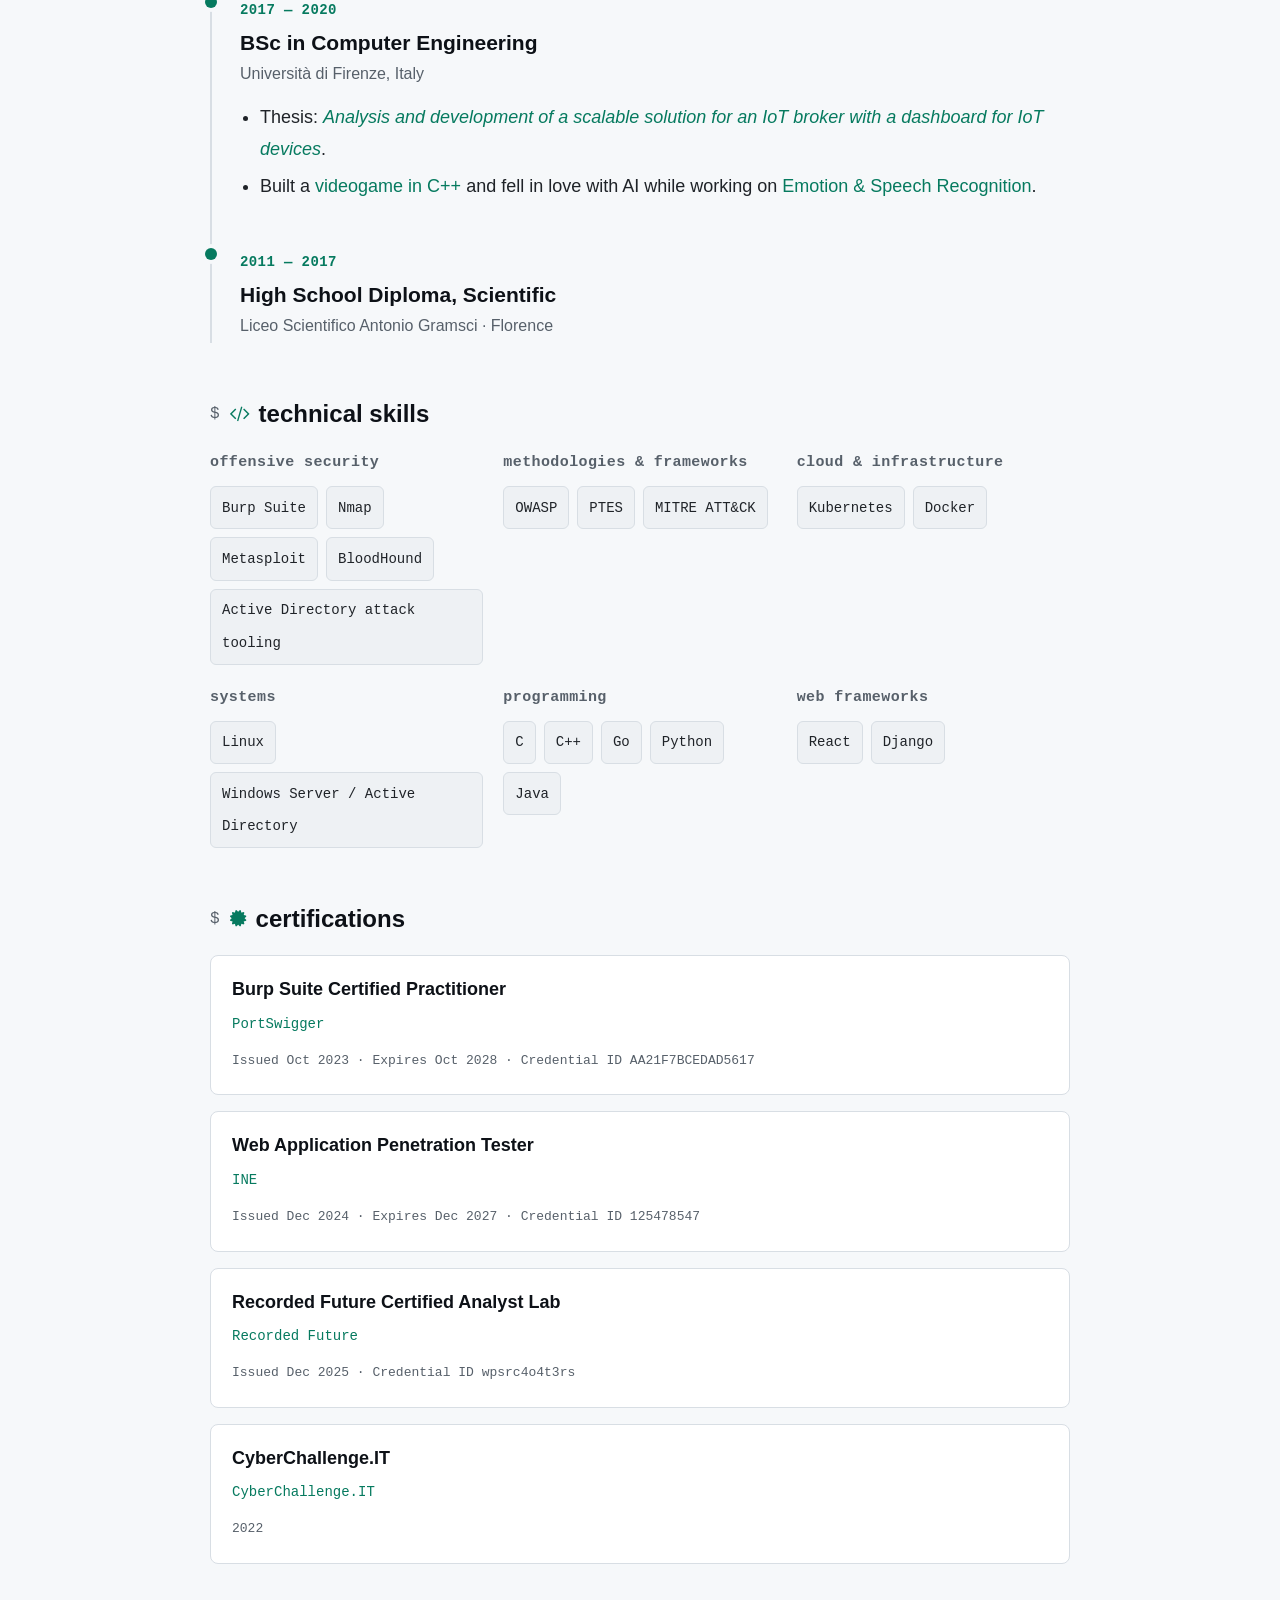
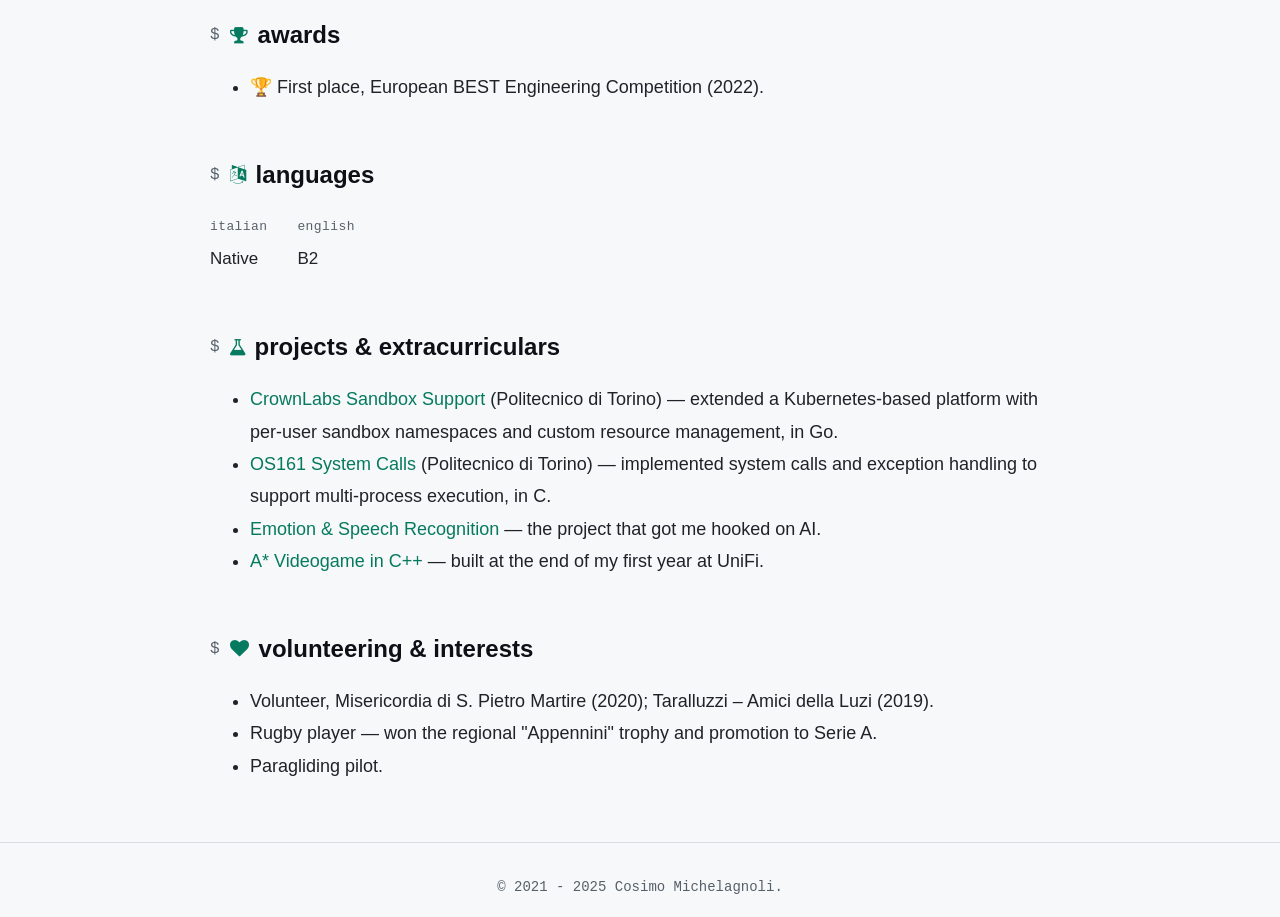
<file: cv/index.html>
<!DOCTYPE html>
<html lang="en">

  <head>
    <meta charset="utf-8">
    <meta name="viewport" content="width=device-width, initial-scale=1.0">
    <meta http-equiv="Content-Language" content="en">
    <meta name="color-scheme" content="light dark">

    <meta http-equiv="Content-Security-Policy" content="upgrade-insecure-requests; block-all-mixed-content; default-src 'self'; child-src 'self'; font-src 'self' https://fonts.gstatic.com https://cdn.jsdelivr.net/; form-action 'self'; frame-src 'self'; img-src 'self'; object-src 'none'; style-src 'self' 'unsafe-inline' https://fonts.googleapis.com/ https://cdn.jsdelivr.net/; script-src 'self' 'unsafe-inline' https://www.google-analytics.com; prefetch-src 'self'; connect-src 'self' https://www.google-analytics.com;">

    <meta name="author" content="Cosimo Michelagnoli">
    <meta name="description" content="Cosimo Michelagnoli — Offensive Cybersecurity Analyst. Experience, education, skills and certifications.">
    <meta name="keywords" content="cv,resume,cybersecurity,penetration testing,cosimo michelagnoli">

    <meta name="twitter:card" content="summary"/>
    <meta name="twitter:title" content="Cosimo Michelagnoli · CV"/>
    <meta name="twitter:description" content="Offensive Cybersecurity Analyst — experience, education, skills and certifications."/>

    <meta property="og:title" content="Cosimo Michelagnoli · CV" />
    <meta property="og:description" content="Offensive Cybersecurity Analyst — experience, education, skills and certifications." />
    <meta property="og:type" content="article" />
    <meta property="og:url" content="http://example.org/cv/" />

    <title>
      CV · Home
    </title>

    <link rel="canonical" href="http://example.org/cv/">

    <link rel="preload" href="/fonts/forkawesome-webfont.woff2?v=1.2.0" as="font" type="font/woff2" crossorigin>

    <link rel="stylesheet" href="/css/coder.min.d9fddbffe6f27e69985dc5fe0471cdb0e57fbf4775714bc3d847accb08f4a1f6.css" integrity="sha256-2f3b/&#43;byfmmYXcX&#43;BHHNsOV/v0d1cUvD2Eesywj0ofY=" crossorigin="anonymous" media="screen" />
    <link rel="stylesheet" href="/css/coder-dark.min.002ee2378e14c7a68f1f0a53d9694ed252090987c4e768023fac694a4fc5f793.css" integrity="sha256-AC7iN44Ux6aPHwpT2WlO0lIJCYfE52gCP6xpSk/F95M=" crossorigin="anonymous" media="screen" />
    <link rel="stylesheet" href="https://fonts.googleapis.com/css2?family=Space+Grotesk:wght@500;700&family=JetBrains+Mono:wght@400;500;700&display=swap">
    <link rel="stylesheet" href="/css/site.css">

    <link rel="icon" type="image/svg+xml" href="/images/favicon.svg">

    <meta name="generator" content="Hugo 0.89.4" />
  </head>

  <body class="preload-transitions colorscheme-auto">

<div class="float-container">
    <a id="dark-mode-toggle" class="colorscheme-toggle">
        <i class="fa fa-adjust fa-fw" aria-hidden="true"></i>
    </a>
</div>


    <main class="wrapper">
      <nav class="navigation">
  <section class="container">
    <a class="navigation-title" href="/">
      cosimo
    </a>

      <input type="checkbox" id="menu-toggle" />
      <label class="menu-button float-right" for="menu-toggle">
        <i class="fa fa-bars fa-fw" aria-hidden="true"></i>
      </label>
      <ul class="navigation-list">

            <li class="navigation-item">
              <a class="navigation-link" href="/about/">about</a>
            </li>

            <li class="navigation-item">
              <a class="navigation-link" href="/education/">education</a>
            </li>

            <li class="navigation-item">
              <a class="navigation-link" href="/story/">story</a>
            </li>

            <li class="navigation-item">
              <a class="navigation-link active" href="/cv/">cv</a>
            </li>

            <li class="navigation-item">
              <button type="button" id="cmdk-trigger" class="cmdk-trigger" aria-label="Open command palette (Ctrl+K)">⌘K</button>
            </li>

      </ul>

  </section>
</nav>

<div class="cmdk-overlay" id="cmdk" hidden>
  <div class="cmdk-box" role="dialog" aria-modal="true" aria-label="Command palette">
    <div class="cmdk-input-row">
      <span class="cmdk-prompt">$</span>
      <input type="text" id="cmdk-input" class="cmdk-input" placeholder="Where to? (Esc to close)" autocomplete="off" spellcheck="false">
    </div>
    <ul class="cmdk-results" id="cmdk-results"></ul>
  </div>
</div>

      <div class="content">

  <section class="container page">
  <article>
    <header class="cv-header">
      <div class="hero-tag" data-typewriter>cat cv.txt</div>
      <h1 class="title">
        <a class="title-link" href="http://example.org/cv/">
          Cosimo Michelagnoli
        </a>
      </h1>
      <div class="cv-role">Offensive Cybersecurity Analyst</div>
    </header>

    <ul class="cv-contact">
      <li><i class="fa fa-map-marker" aria-hidden="true"></i> Milan, Italy</li>
      <li><i class="fa fa-phone" aria-hidden="true"></i> +39 334 5610124</li>
      <li><i class="fa fa-envelope" aria-hidden="true"></i> <a href="mailto:michelagnolicosimo@gmail.com">michelagnolicosimo@gmail.com</a></li>
      <li><i class="fa fa-linkedin" aria-hidden="true"></i> <a href="https://www.linkedin.com/in/cosimomichelagnoli/">linkedin.com/in/cosimomichelagnoli</a></li>
      <li><i class="fa fa-github" aria-hidden="true"></i> <a href="https://github.com/CosimoMichelagnoli">github.com/CosimoMichelagnoli</a></li>
    </ul>

    <p class="cv-summary">
      Offensive Cybersecurity Analyst with 3+ years of experience in penetration testing and
      cloud security, and an MSc in Cybersecurity from Politecnico di Torino. I work on
      infrastructure and web/API penetration testing, red &amp; purple teaming and Active
      Directory security, with a soft spot for cloud infrastructure and Kubernetes. Below is the
      path that got me here — for the longer, less formal version, see my
      <a href="/story/">Story</a>.
    </p>

    <div class="section-label"><i class="fa fa-road" aria-hidden="true"></i><h2 id="my-path">my path</h2></div>

    <div class="timeline">

      <div class="timeline-item">
        <span class="timeline-period">2025 — Present</span>
        <h3>Offensive Cybersecurity Analyst</h3>
        <span class="timeline-org">Iliad Italia S.p.A. · Italy</span>
        <ul>
          <li>Active member of the Core Network, IT and JAS team, contributing to infrastructure and vertical penetration testing (VAPT) on critical services such as Active Directory, following recognized methodologies and frameworks.</li>
          <li>Perform web application and API security testing in coordination with development teams.</li>
          <li>Conduct red and purple teaming activities in coordination with the SOC.</li>
          <li>Produce detailed technical reports shared with the teams involved and support the prioritization and implementation of remediation measures.</li>
        </ul>
      </div>

      <div class="timeline-item">
        <span class="timeline-period">2023 — 2025</span>
        <h3>Security Analyst</h3>
        <span class="timeline-org"><a href="https://www.hnsecurity.it/">HN Security</a> · Turin</span>
        <ul>
          <li>Started my career in offensive security, performing penetration testing and vulnerability assessments for enterprise clients.</li>
          <li>Contributed to security research and technical reporting.</li>
          <li>First hands-on experience with real-world VAPT engagements right after graduating — where the "Iliad chapter" above picks up.</li>
        </ul>
      </div>

      <div class="timeline-item">
        <span class="timeline-period">2021 — 2023</span>
        <h3>MSc in Cybersecurity</h3>
        <span class="timeline-org">Politecnico di Torino, Italy</span>
        <ul>
          <li>Moved to Turin to focus on Cybersecurity and Cloud Computing.</li>
          <li>Thesis: <a href="https://github.com/CosimoMichelagnoli/os161"><em>Quantum Resistant Blockchain</em></a> — and along the way, rebuilt the <strong>OS161 kernel</strong> (standalone kernel + userland in C) and contributed to <strong><a href="https://github.com/netgroup-polito/CrownLabs">CrownLabs</a></strong>, an open-source Kubernetes-based sandbox platform (Go).</li>
        </ul>
      </div>

      <div class="timeline-item">
        <span class="timeline-period">2017 — 2020</span>
        <h3>BSc in Computer Engineering</h3>
        <span class="timeline-org">Università di Firenze, Italy</span>
        <ul>
          <li>Thesis: <a href="https://github.com/CosimoMichelagnoli/Snap4CityThesisWork"><em>Analysis and development of a scalable solution for an IoT broker with a dashboard for IoT devices</em></a>.</li>
          <li>Built a <a href="https://github.com/CosimoMichelagnoli/A-star">videogame in C++</a> and fell in love with AI while working on <a href="https://github.com/CosimoMichelagnoli/PPM_Project_EmotionAndSpeechRecognition">Emotion &amp; Speech Recognition</a>.</li>
        </ul>
      </div>

      <div class="timeline-item">
        <span class="timeline-period">2011 — 2017</span>
        <h3>High School Diploma, Scientific</h3>
        <span class="timeline-org">Liceo Scientifico Antonio Gramsci · Florence</span>
      </div>

    </div>

    <div class="section-label"><i class="fa fa-code" aria-hidden="true"></i><h2 id="technical-skills">technical skills</h2></div>

    <div class="skills-grid">
      <div class="skill-group">
        <h4>offensive security</h4>
        <ul class="skill-tags">
          <li>Burp Suite</li><li>Nmap</li><li>Metasploit</li><li>BloodHound</li><li>Active Directory attack tooling</li>
        </ul>
      </div>
      <div class="skill-group">
        <h4>methodologies &amp; frameworks</h4>
        <ul class="skill-tags">
          <li>OWASP</li><li>PTES</li><li>MITRE ATT&amp;CK</li>
        </ul>
      </div>
      <div class="skill-group">
        <h4>cloud &amp; infrastructure</h4>
        <ul class="skill-tags">
          <li>Kubernetes</li><li>Docker</li>
        </ul>
      </div>
      <div class="skill-group">
        <h4>systems</h4>
        <ul class="skill-tags">
          <li>Linux</li><li>Windows Server / Active Directory</li>
        </ul>
      </div>
      <div class="skill-group">
        <h4>programming</h4>
        <ul class="skill-tags">
          <li>C</li><li>C++</li><li>Go</li><li>Python</li><li>Java</li>
        </ul>
      </div>
      <div class="skill-group">
        <h4>web frameworks</h4>
        <ul class="skill-tags">
          <li>React</li><li>Django</li>
        </ul>
      </div>
    </div>

    <div class="section-label"><i class="fa fa-certificate" aria-hidden="true"></i><h2 id="certifications">certifications</h2></div>

    <ul class="cert-list">
      <li class="cert-card">
        <span class="cert-name">Burp Suite Certified Practitioner</span>
        <span class="cert-issuer">PortSwigger</span>
        <span class="cert-meta">Issued Oct 2023 · Expires Oct 2028 · Credential ID AA21F7BCEDAD5617</span>
      </li>
      <li class="cert-card">
        <span class="cert-name">Web Application Penetration Tester</span>
        <span class="cert-issuer">INE</span>
        <span class="cert-meta">Issued Dec 2024 · Expires Dec 2027 · Credential ID 125478547</span>
      </li>
      <li class="cert-card">
        <span class="cert-name">Recorded Future Certified Analyst Lab</span>
        <span class="cert-issuer">Recorded Future</span>
        <span class="cert-meta">Issued Dec 2025 · Credential ID wpsrc4o4t3rs</span>
      </li>
      <li class="cert-card">
        <span class="cert-name">CyberChallenge.IT</span>
        <span class="cert-issuer">CyberChallenge.IT</span>
        <span class="cert-meta">2022</span>
      </li>
    </ul>

    <div class="section-label"><i class="fa fa-trophy" aria-hidden="true"></i><h2 id="awards">awards</h2></div>

    <ul>
      <li>🏆 First place, European BEST Engineering Competition (2022).</li>
    </ul>

    <div class="section-label"><i class="fa fa-language" aria-hidden="true"></i><h2 id="languages">languages</h2></div>

    <ul class="lang-list">
      <li><strong>Italian</strong>Native</li>
      <li><strong>English</strong>B2</li>
    </ul>

    <div class="section-label"><i class="fa fa-flask" aria-hidden="true"></i><h2 id="projects">projects &amp; extracurriculars</h2></div>

    <ul>
      <li><strong><a href="https://github.com/netgroup-polito/CrownLabs">CrownLabs Sandbox Support</a></strong> (Politecnico di Torino) — extended a Kubernetes-based platform with per-user sandbox namespaces and custom resource management, in Go.</li>
      <li><strong><a href="https://github.com/CosimoMichelagnoli/os161">OS161 System Calls</a></strong> (Politecnico di Torino) — implemented system calls and exception handling to support multi-process execution, in C.</li>
      <li><strong><a href="https://github.com/CosimoMichelagnoli/PPM_Project_EmotionAndSpeechRecognition">Emotion &amp; Speech Recognition</a></strong> — the project that got me hooked on AI.</li>
      <li><strong><a href="https://github.com/CosimoMichelagnoli/A-star">A* Videogame in C++</a></strong> — built at the end of my first year at UniFi.</li>
    </ul>

    <div class="section-label"><i class="fa fa-heart" aria-hidden="true"></i><h2 id="volunteering-other">volunteering &amp; interests</h2></div>

    <ul>
      <li>Volunteer, Misericordia di S. Pietro Martire (2020); Taralluzzi – Amici della Luzi (2019).</li>
      <li>Rugby player — won the regional "Appennini" trophy and promotion to Serie A.</li>
      <li>Paragliding pilot.</li>
    </ul>

  </article>
</section>


      </div>

      <footer class="footer">
  <section class="container">
    ©

      2021 -

    2025
     Cosimo Michelagnoli.

  </section>
</footer>

    </main>


      <script src="/js/coder.min.39a51230dce2ac866c049b52573e38bf60666af4bc63c1bdf203b9b2d95b1cd6.js" integrity="sha256-OaUSMNzirIZsBJtSVz44v2BmavS8Y8G98gO5stlbHNY="></script>
      <script src="/js/site.js"></script>


  </body>

</html>
</file>
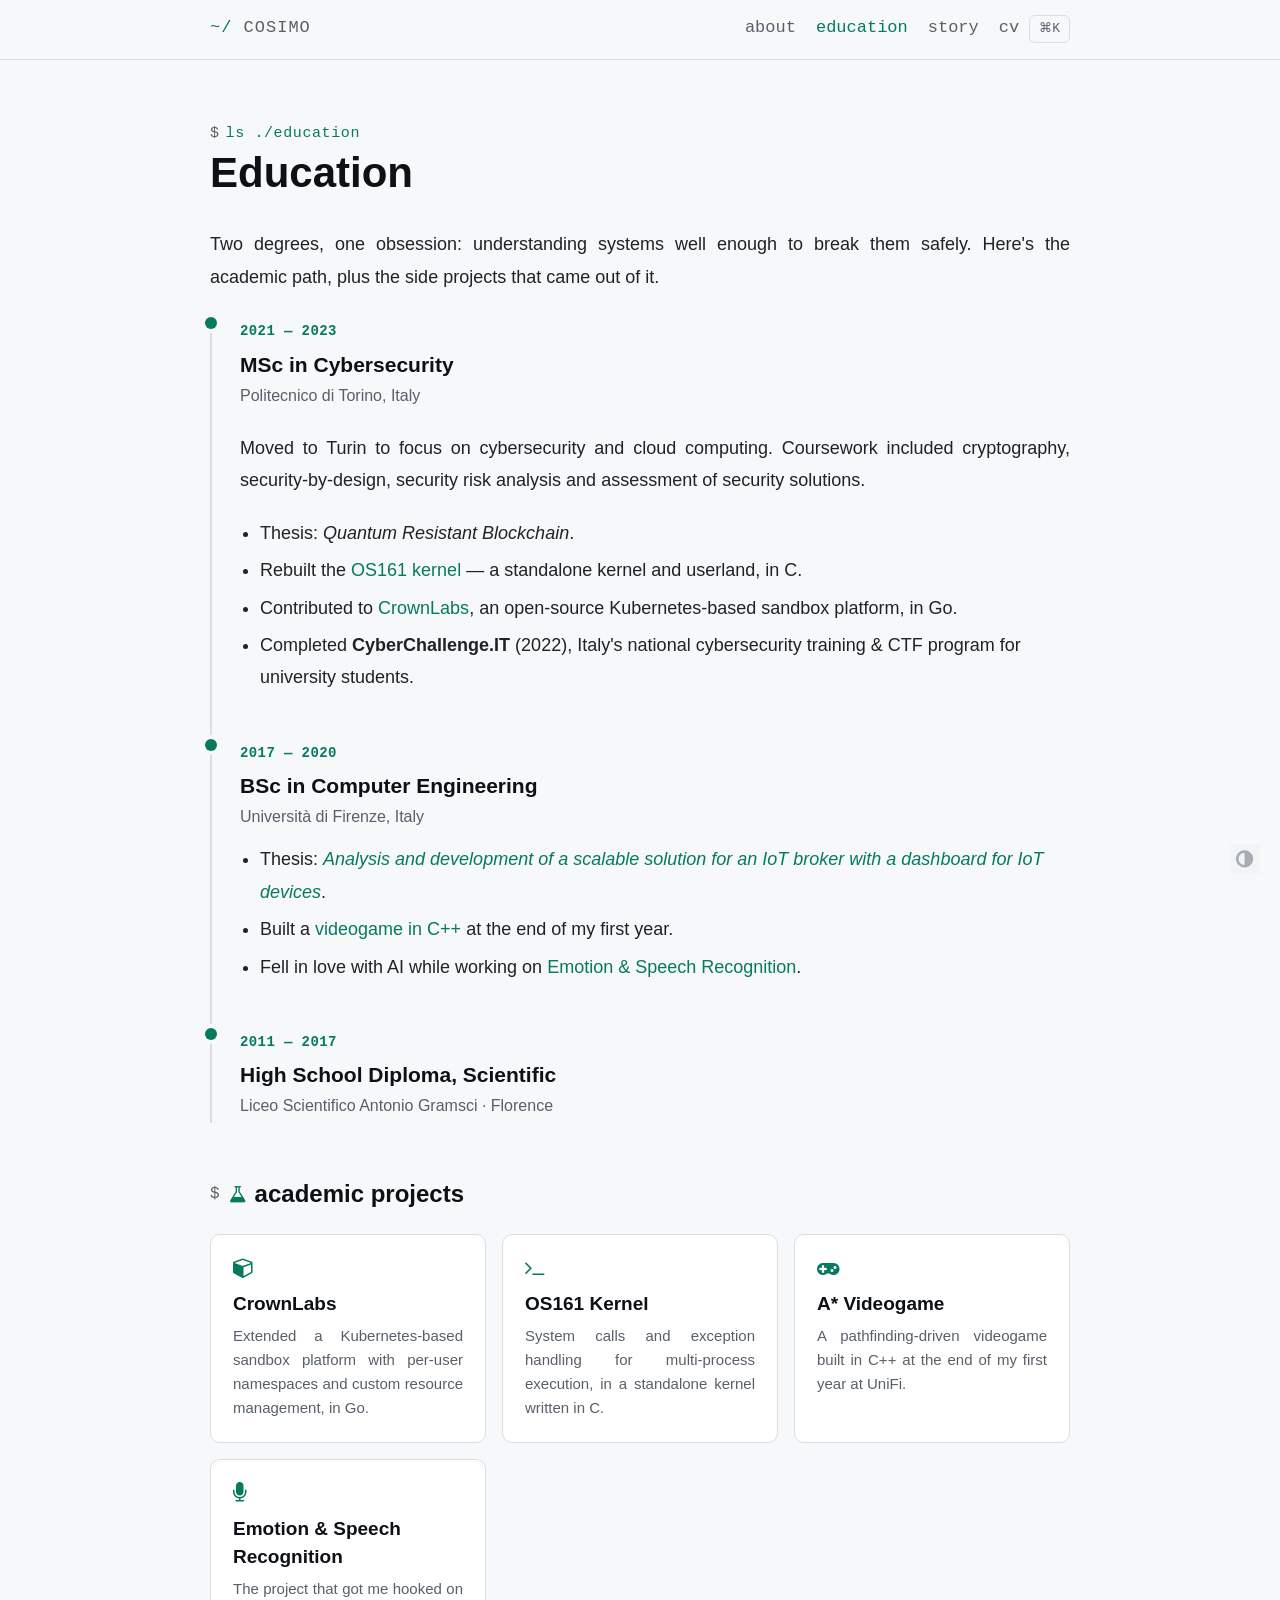
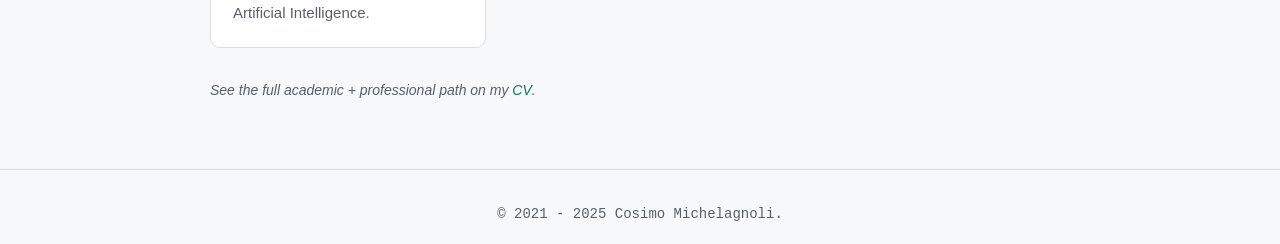
<file: education/index.html>
<!DOCTYPE html>
<html lang="en">

  <head>
    <meta charset="utf-8">
    <meta name="viewport" content="width=device-width, initial-scale=1.0">
    <meta http-equiv="Content-Language" content="en">
    <meta name="color-scheme" content="light dark">

    <meta http-equiv="Content-Security-Policy" content="upgrade-insecure-requests; block-all-mixed-content; default-src 'self'; child-src 'self'; font-src 'self' https://fonts.gstatic.com https://cdn.jsdelivr.net/; form-action 'self'; frame-src 'self'; img-src 'self'; object-src 'none'; style-src 'self' 'unsafe-inline' https://fonts.googleapis.com/ https://cdn.jsdelivr.net/; script-src 'self' 'unsafe-inline' https://www.google-analytics.com; prefetch-src 'self'; connect-src 'self' https://www.google-analytics.com;">

    <meta name="author" content="Cosimo Michelagnoli">
    <meta name="description" content="Education — MSc in Cybersecurity (Politecnico di Torino) and BSc in Computer Engineering (Università di Firenze).">
    <meta name="keywords" content="education,msc cybersecurity,politecnico di torino,cosimo michelagnoli">

    <meta name="twitter:card" content="summary"/>
    <meta name="twitter:title" content="Education · Cosimo Michelagnoli"/>
    <meta name="twitter:description" content="MSc in Cybersecurity (Politecnico di Torino) and BSc in Computer Engineering (Università di Firenze)."/>

    <meta property="og:title" content="Education · Cosimo Michelagnoli" />
    <meta property="og:description" content="MSc in Cybersecurity (Politecnico di Torino) and BSc in Computer Engineering (Università di Firenze)." />
    <meta property="og:type" content="article" />
    <meta property="og:url" content="http://example.org/education/" />

    <title>
  Education · Home
</title>

    <link rel="canonical" href="http://example.org/education/">

    <link rel="preload" href="/fonts/forkawesome-webfont.woff2?v=1.2.0" as="font" type="font/woff2" crossorigin>

    <link rel="stylesheet" href="/css/coder.min.d9fddbffe6f27e69985dc5fe0471cdb0e57fbf4775714bc3d847accb08f4a1f6.css" integrity="sha256-2f3b/&#43;byfmmYXcX&#43;BHHNsOV/v0d1cUvD2Eesywj0ofY=" crossorigin="anonymous" media="screen" />
    <link rel="stylesheet" href="/css/coder-dark.min.002ee2378e14c7a68f1f0a53d9694ed252090987c4e768023fac694a4fc5f793.css" integrity="sha256-AC7iN44Ux6aPHwpT2WlO0lIJCYfE52gCP6xpSk/F95M=" crossorigin="anonymous" media="screen" />
    <link rel="stylesheet" href="https://fonts.googleapis.com/css2?family=Space+Grotesk:wght@500;700&family=JetBrains+Mono:wght@400;500;700&display=swap">
    <link rel="stylesheet" href="/css/site.css">

    <link rel="icon" type="image/svg+xml" href="/images/favicon.svg">

    <meta name="generator" content="Hugo 0.89.4" />
  </head>

  <body class="preload-transitions colorscheme-auto">

<div class="float-container">
    <a id="dark-mode-toggle" class="colorscheme-toggle">
        <i class="fa fa-adjust fa-fw" aria-hidden="true"></i>
    </a>
</div>


    <main class="wrapper">
      <nav class="navigation">
  <section class="container">
    <a class="navigation-title" href="/">
      cosimo
    </a>

      <input type="checkbox" id="menu-toggle" />
      <label class="menu-button float-right" for="menu-toggle">
        <i class="fa fa-bars fa-fw" aria-hidden="true"></i>
      </label>
      <ul class="navigation-list">

            <li class="navigation-item">
              <a class="navigation-link" href="/about/">about</a>
            </li>

            <li class="navigation-item">
              <a class="navigation-link active" href="/education/">education</a>
            </li>

            <li class="navigation-item">
              <a class="navigation-link" href="/story/">story</a>
            </li>

            <li class="navigation-item">
              <a class="navigation-link" href="/cv/">cv</a>
            </li>

            <li class="navigation-item">
              <button type="button" id="cmdk-trigger" class="cmdk-trigger" aria-label="Open command palette (Ctrl+K)">⌘K</button>
            </li>

      </ul>

  </section>
</nav>

<div class="cmdk-overlay" id="cmdk" hidden>
  <div class="cmdk-box" role="dialog" aria-modal="true" aria-label="Command palette">
    <div class="cmdk-input-row">
      <span class="cmdk-prompt">$</span>
      <input type="text" id="cmdk-input" class="cmdk-input" placeholder="Where to? (Esc to close)" autocomplete="off" spellcheck="false">
    </div>
    <ul class="cmdk-results" id="cmdk-results"></ul>
  </div>
</div>

      <div class="content">

  <section class="container page">
  <article>
    <header>
      <div class="hero-tag" data-typewriter>ls ./education</div>
      <h1 class="title">
        <a class="title-link" href="http://example.org/education/">
          Education
        </a>
      </h1>
    </header>

    <p>
      Two degrees, one obsession: understanding systems well enough to break them safely.
      Here's the academic path, plus the side projects that came out of it.
    </p>

    <div class="timeline">

      <div class="timeline-item">
        <span class="timeline-period">2021 — 2023</span>
        <h3>MSc in Cybersecurity</h3>
        <span class="timeline-org">Politecnico di Torino, Italy</span>
        <p>Moved to Turin to focus on cybersecurity and cloud computing. Coursework included
          cryptography, security-by-design, security risk analysis and assessment of security
          solutions.</p>
        <ul>
          <li>Thesis: <em>Quantum Resistant Blockchain</em>.</li>
          <li>Rebuilt the <strong><a href="https://github.com/CosimoMichelagnoli/os161">OS161 kernel</a></strong> — a standalone kernel and userland, in C.</li>
          <li>Contributed to <strong><a href="https://github.com/netgroup-polito/CrownLabs">CrownLabs</a></strong>, an open-source Kubernetes-based sandbox platform, in Go.</li>
          <li>Completed <strong>CyberChallenge.IT</strong> (2022), Italy's national cybersecurity training &amp; CTF program for university students.</li>
        </ul>
      </div>

      <div class="timeline-item">
        <span class="timeline-period">2017 — 2020</span>
        <h3>BSc in Computer Engineering</h3>
        <span class="timeline-org">Università di Firenze, Italy</span>
        <ul>
          <li>Thesis: <a href="https://github.com/CosimoMichelagnoli/Snap4CityThesisWork"><em>Analysis and development of a scalable solution for an IoT broker with a dashboard for IoT devices</em></a>.</li>
          <li>Built a <a href="https://github.com/CosimoMichelagnoli/A-star">videogame in C++</a> at the end of my first year.</li>
          <li>Fell in love with AI while working on <a href="https://github.com/CosimoMichelagnoli/PPM_Project_EmotionAndSpeechRecognition">Emotion &amp; Speech Recognition</a>.</li>
        </ul>
      </div>

      <div class="timeline-item">
        <span class="timeline-period">2011 — 2017</span>
        <h3>High School Diploma, Scientific</h3>
        <span class="timeline-org">Liceo Scientifico Antonio Gramsci · Florence</span>
      </div>

    </div>

    <div class="section-label"><i class="fa fa-flask" aria-hidden="true"></i><h2>academic projects</h2></div>

    <div class="bento">
      <div class="bento-card">
        <i class="fa fa-cube" aria-hidden="true"></i>
        <h3>CrownLabs</h3>
        <p>Extended a Kubernetes-based sandbox platform with per-user namespaces and custom resource management, in Go.</p>
        <a class="card-link" href="https://github.com/netgroup-polito/CrownLabs" aria-label="CrownLabs"></a>
      </div>
      <div class="bento-card">
        <i class="fa fa-terminal" aria-hidden="true"></i>
        <h3>OS161 Kernel</h3>
        <p>System calls and exception handling for multi-process execution, in a standalone kernel written in C.</p>
        <a class="card-link" href="https://github.com/CosimoMichelagnoli/os161" aria-label="OS161"></a>
      </div>
      <div class="bento-card">
        <i class="fa fa-gamepad" aria-hidden="true"></i>
        <h3>A* Videogame</h3>
        <p>A pathfinding-driven videogame built in C++ at the end of my first year at UniFi.</p>
        <a class="card-link" href="https://github.com/CosimoMichelagnoli/A-star" aria-label="A-star videogame"></a>
      </div>
      <div class="bento-card">
        <i class="fa fa-microphone" aria-hidden="true"></i>
        <h3>Emotion &amp; Speech Recognition</h3>
        <p>The project that got me hooked on Artificial Intelligence.</p>
        <a class="card-link" href="https://github.com/CosimoMichelagnoli/PPM_Project_EmotionAndSpeechRecognition" aria-label="Emotion and Speech Recognition"></a>
      </div>
    </div>

    <p class="cv-note">See the full academic + professional path on my <a href="/cv/">CV</a>.</p>

  </article>
</section>


      </div>

      <footer class="footer">
  <section class="container">
    ©

      2021 -

    2025
     Cosimo Michelagnoli.

  </section>
</footer>

    </main>


      <script src="/js/coder.min.39a51230dce2ac866c049b52573e38bf60666af4bc63c1bdf203b9b2d95b1cd6.js" integrity="sha256-OaUSMNzirIZsBJtSVz44v2BmavS8Y8G98gO5stlbHNY="></script>
      <script src="/js/site.js"></script>


  </body>

</html>
</file>
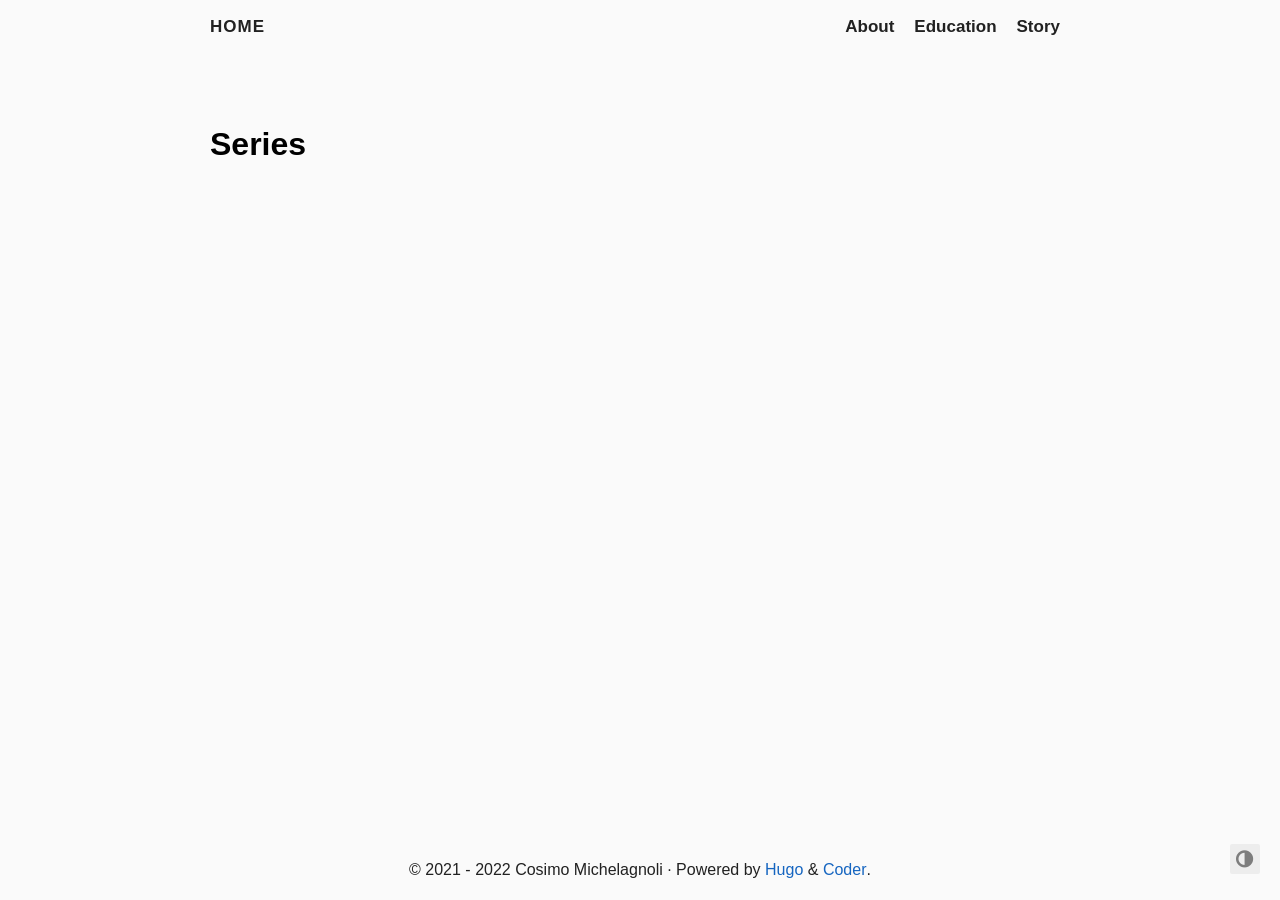
<file: series/index.html>
<!DOCTYPE html>
<html lang="en">

  <head>
    <meta charset="utf-8">
    <meta name="viewport" content="width=device-width, initial-scale=1.0">
    <meta http-equiv="Content-Language" content="en">
    <meta name="color-scheme" content="light dark">

    
      <meta http-equiv="Content-Security-Policy" content="upgrade-insecure-requests; block-all-mixed-content; default-src 'self'; child-src 'self'; font-src 'self' https://fonts.gstatic.com https://cdn.jsdelivr.net/; form-action 'self'; frame-src 'self'; img-src 'self'; object-src 'none'; style-src 'self' 'unsafe-inline' https://fonts.googleapis.com/ https://cdn.jsdelivr.net/; script-src 'self' 'unsafe-inline' https://www.google-analytics.com; prefetch-src 'self'; connect-src 'self' https://www.google-analytics.com;">

    

    <meta name="author" content="Cosimo Michelagnoli">
    <meta name="description" content="Cosimo Michelagnoli&#39;s personal website">
    <meta name="keywords" content="blog,developer,personal,cosimo michelagnoli">

    <meta name="twitter:card" content="summary"/>
<meta name="twitter:title" content="Series"/>
<meta name="twitter:description" content="Cosimo Michelagnoli&#39;s personal website"/>

    <meta property="og:title" content="Series" />
<meta property="og:description" content="Cosimo Michelagnoli&#39;s personal website" />
<meta property="og:type" content="website" />
<meta property="og:url" content="http://example.org/series/" />



    <title>Series · Home</title>

    
      <link rel="canonical" href="http://example.org/series/">
    

    <link rel="preload" href="/fonts/forkawesome-webfont.woff2?v=1.2.0" as="font" type="font/woff2" crossorigin>

    
      
      
      <link rel="stylesheet" href="/css/coder.min.d9fddbffe6f27e69985dc5fe0471cdb0e57fbf4775714bc3d847accb08f4a1f6.css" integrity="sha256-2f3b/&#43;byfmmYXcX&#43;BHHNsOV/v0d1cUvD2Eesywj0ofY=" crossorigin="anonymous" media="screen" />
    

    

    
      
        
        
        <link rel="stylesheet" href="/css/coder-dark.min.002ee2378e14c7a68f1f0a53d9694ed252090987c4e768023fac694a4fc5f793.css" integrity="sha256-AC7iN44Ux6aPHwpT2WlO0lIJCYfE52gCP6xpSk/F95M=" crossorigin="anonymous" media="screen" />
      
    

    

    

    <link rel="icon" type="image/svg+xml" href="/images/favicon.svg">

    <link rel="alternate" type="application/rss+xml" href="/series/index.xml" title="Home" />
    <meta name="generator" content="Hugo 0.89.4" />
  </head>

  
  
    
  
  <body class="preload-transitions colorscheme-auto">
    
<div class="float-container">
    <a id="dark-mode-toggle" class="colorscheme-toggle">
        <i class="fa fa-adjust fa-fw" aria-hidden="true"></i>
    </a>
</div>


    <main class="wrapper">
      <nav class="navigation">
  <section class="container">
    <a class="navigation-title" href="/">
      Home
    </a>
    
      <input type="checkbox" id="menu-toggle" />
      <label class="menu-button float-right" for="menu-toggle">
        <i class="fa fa-bars fa-fw" aria-hidden="true"></i>
      </label>
      <ul class="navigation-list">
        
          
            <li class="navigation-item">
              <a class="navigation-link" href="/about/">About</a>
            </li>
          
            <li class="navigation-item">
              <a class="navigation-link" href="/education/">Education</a>
            </li>
          
            <li class="navigation-item">
              <a class="navigation-link" href="/story/">Story</a>
            </li>
          
        
        
      </ul>
    
  </section>
</nav>


      <div class="content">
        
  <section class="container taxonomy">
  <h1 class="title">
    <a class="title-link" href="http://example.org/series/">Series</a>
  </h1>
  
  <ul>
    
    
  </ul>
</section>


      </div>

      <footer class="footer">
  <section class="container">
    ©
    
      2021 -
    
    2022
     Cosimo Michelagnoli 
    ·
    Powered by <a href="https://gohugo.io/">Hugo</a> & <a href="https://github.com/luizdepra/hugo-coder/">Coder</a>.
    
  </section>
</footer>

    </main>

    
      
      <script src="/js/coder.min.39a51230dce2ac866c049b52573e38bf60666af4bc63c1bdf203b9b2d95b1cd6.js" integrity="sha256-OaUSMNzirIZsBJtSVz44v2BmavS8Y8G98gO5stlbHNY="></script>
    

    

    

    

    

    

    

    

    
  </body>

</html>
</file>
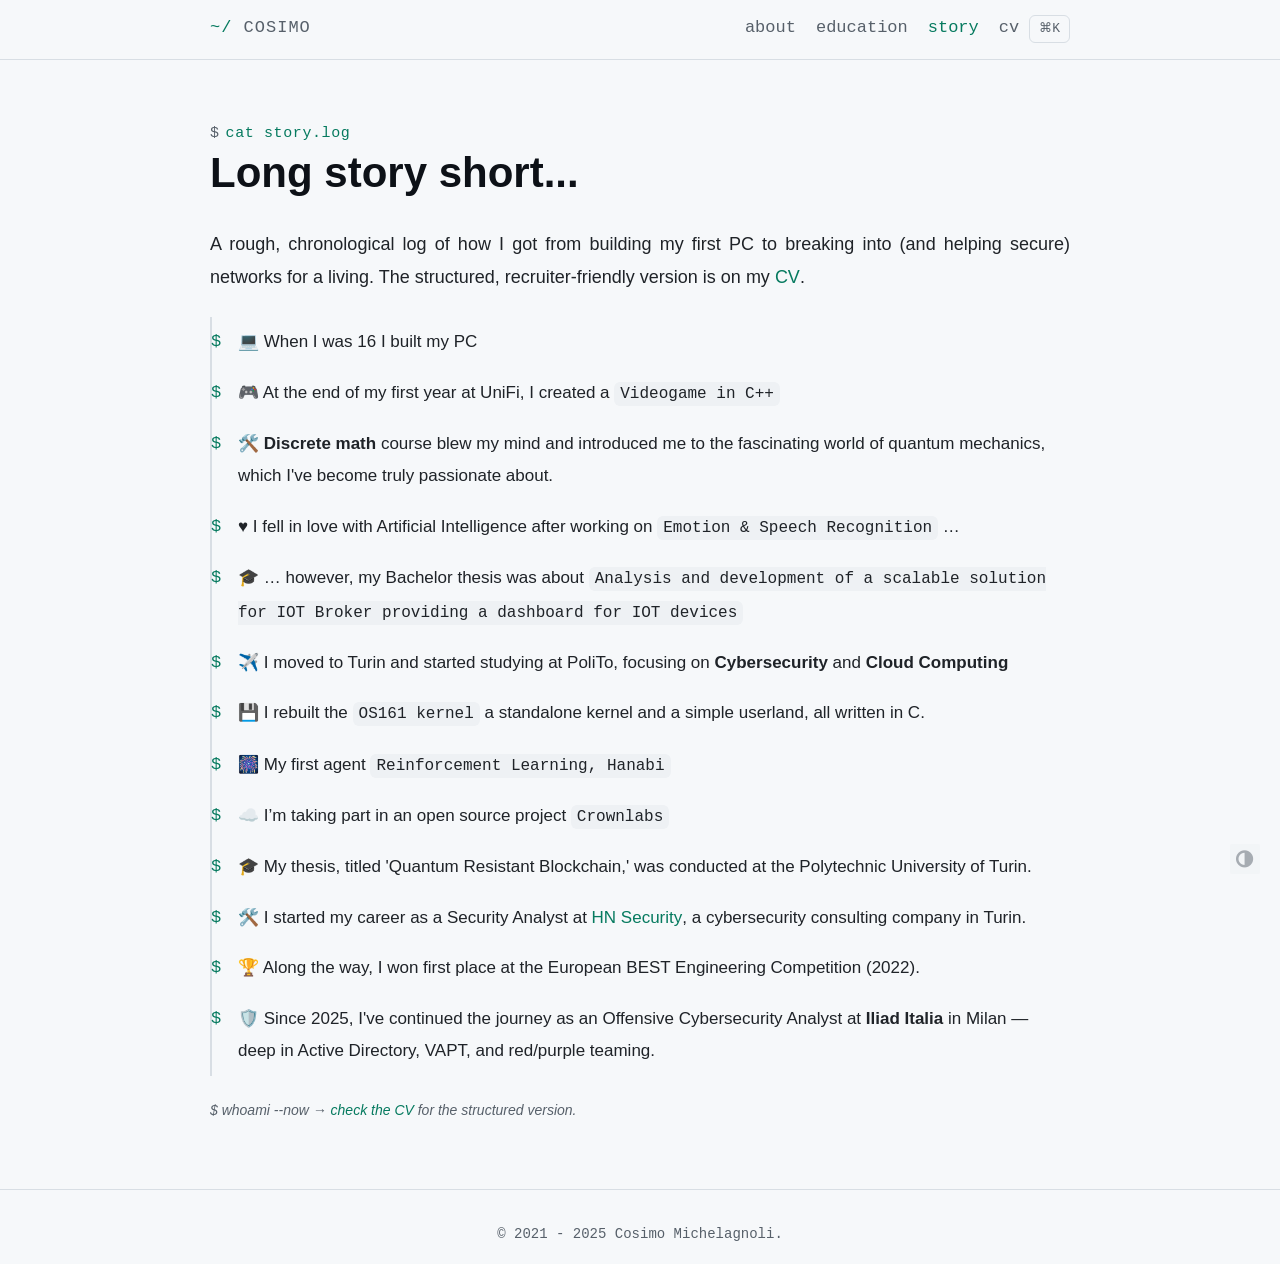
<file: story/index.html>
<!DOCTYPE html>
<html lang="en">

  <head>
    <meta charset="utf-8">
    <meta name="viewport" content="width=device-width, initial-scale=1.0">
    <meta http-equiv="Content-Language" content="en">
    <meta name="color-scheme" content="light dark">

    <meta http-equiv="Content-Security-Policy" content="upgrade-insecure-requests; block-all-mixed-content; default-src 'self'; child-src 'self'; font-src 'self' https://fonts.gstatic.com https://cdn.jsdelivr.net/; form-action 'self'; frame-src 'self'; img-src 'self'; object-src 'none'; style-src 'self' 'unsafe-inline' https://fonts.googleapis.com/ https://cdn.jsdelivr.net/; script-src 'self' 'unsafe-inline' https://www.google-analytics.com; prefetch-src 'self'; connect-src 'self' https://www.google-analytics.com;">

    <meta name="author" content="Cosimo Michelagnoli">
    <meta name="description" content="Long story short: how I went from building my first PC to offensive cybersecurity.">
    <meta name="keywords" content="story,cybersecurity,cosimo michelagnoli">

    <meta name="twitter:card" content="summary"/>
    <meta name="twitter:title" content="Long story short... · Cosimo Michelagnoli"/>
    <meta name="twitter:description" content="How I went from building my first PC to offensive cybersecurity."/>

    <meta property="og:title" content="Long story short... · Cosimo Michelagnoli" />
    <meta property="og:description" content="How I went from building my first PC to offensive cybersecurity." />
    <meta property="og:type" content="article" />
    <meta property="og:url" content="http://example.org/story/" />
    <meta property="article:published_time" content="2021-12-28T00:00:00+00:00" />
    <meta property="article:modified_time" content="2026-09-10T00:00:00+00:00" />

    <title>
  Long story short... · Home
</title>

    <link rel="canonical" href="http://example.org/story/">

    <link rel="preload" href="/fonts/forkawesome-webfont.woff2?v=1.2.0" as="font" type="font/woff2" crossorigin>

    <link rel="stylesheet" href="/css/coder.min.d9fddbffe6f27e69985dc5fe0471cdb0e57fbf4775714bc3d847accb08f4a1f6.css" integrity="sha256-2f3b/&#43;byfmmYXcX&#43;BHHNsOV/v0d1cUvD2Eesywj0ofY=" crossorigin="anonymous" media="screen" />
    <link rel="stylesheet" href="/css/coder-dark.min.002ee2378e14c7a68f1f0a53d9694ed252090987c4e768023fac694a4fc5f793.css" integrity="sha256-AC7iN44Ux6aPHwpT2WlO0lIJCYfE52gCP6xpSk/F95M=" crossorigin="anonymous" media="screen" />
    <link rel="stylesheet" href="https://fonts.googleapis.com/css2?family=Space+Grotesk:wght@500;700&family=JetBrains+Mono:wght@400;500;700&display=swap">
    <link rel="stylesheet" href="/css/site.css">

    <link rel="icon" type="image/svg+xml" href="/images/favicon.svg">

    <meta name="generator" content="Hugo 0.89.4" />
  </head>

  <body class="preload-transitions colorscheme-auto">

<div class="float-container">
    <a id="dark-mode-toggle" class="colorscheme-toggle">
        <i class="fa fa-adjust fa-fw" aria-hidden="true"></i>
    </a>
</div>


    <main class="wrapper">
      <nav class="navigation">
  <section class="container">
    <a class="navigation-title" href="/">
      cosimo
    </a>

      <input type="checkbox" id="menu-toggle" />
      <label class="menu-button float-right" for="menu-toggle">
        <i class="fa fa-bars fa-fw" aria-hidden="true"></i>
      </label>
      <ul class="navigation-list">

            <li class="navigation-item">
              <a class="navigation-link" href="/about/">about</a>
            </li>

            <li class="navigation-item">
              <a class="navigation-link" href="/education/">education</a>
            </li>

            <li class="navigation-item">
              <a class="navigation-link active" href="/story/">story</a>
            </li>

            <li class="navigation-item">
              <a class="navigation-link" href="/cv/">cv</a>
            </li>

            <li class="navigation-item">
              <button type="button" id="cmdk-trigger" class="cmdk-trigger" aria-label="Open command palette (Ctrl+K)">⌘K</button>
            </li>

      </ul>

  </section>
</nav>

<div class="cmdk-overlay" id="cmdk" hidden>
  <div class="cmdk-box" role="dialog" aria-modal="true" aria-label="Command palette">
    <div class="cmdk-input-row">
      <span class="cmdk-prompt">$</span>
      <input type="text" id="cmdk-input" class="cmdk-input" placeholder="Where to? (Esc to close)" autocomplete="off" spellcheck="false">
    </div>
    <ul class="cmdk-results" id="cmdk-results"></ul>
  </div>
</div>

      <div class="content">

  <section class="container page">
  <article>
    <header>
      <div class="hero-tag" data-typewriter>cat story.log</div>
      <h1 class="title">
        <a class="title-link" href="http://example.org/story/">
          Long story short...
        </a>
      </h1>
    </header>

    <p>
      A rough, chronological log of how I got from building my first PC to breaking into
      (and helping secure) networks for a living. The structured, recruiter-friendly version
      is on my <a href="/cv/">CV</a>.
    </p>

    <ul class="log-list">
      <li>💻 When I was 16 I built my PC</li>
      <li>🎮 At the end of my first year at UniFi, I created a <strong><a href="https://github.com/CosimoMichelagnoli/A-star"><code>Videogame in C++</code></a></strong></li>
      <li>🛠️ <strong>Discrete math</strong> course blew my mind and introduced me to the fascinating world of quantum mechanics, which I've become truly passionate about.</li>
      <li>♥️ I fell in love with Artificial Intelligence after working on <strong><a href="https://github.com/CosimoMichelagnoli/PPM_Project_EmotionAndSpeechRecognition"><code>Emotion &amp; Speech Recognition</code></a></strong> &hellip;</li>
      <li>🎓 &hellip; however, my Bachelor thesis was about <strong><a href="https://github.com/CosimoMichelagnoli/Snap4CityThesisWork"><code>Analysis and development of a scalable solution for IOT Broker providing a dashboard for IOT devices</code></a></strong></li>
      <li>✈️ I moved to Turin and started studying at PoliTo, focusing on <strong>Cybersecurity</strong> and <strong>Cloud Computing</strong></li>
      <li>💾 I rebuilt the <strong><a href="https://github.com/CosimoMichelagnoli/os161"><code>OS161 kernel</code></a></strong> a standalone kernel and a simple userland, all written in C.</li>
      <li>🎆 My first agent <strong><a href="https://example.org"><code>Reinforcement Learning, Hanabi</code></a></strong></li>
      <li>☁️ I&rsquo;m taking part in an open source project <strong><a href="https://github.com/netgroup-polito/CrownLabs"><code>Crownlabs</code></a></strong></li>
      <li>🎓 My thesis, titled 'Quantum Resistant Blockchain,' was conducted at the Polytechnic University of Turin.</li>
      <li>🛠️ I started my career as a Security Analyst at <strong><a href="https://www.hnsecurity.it/">HN Security</a></strong>, a cybersecurity consulting company in Turin.</li>
      <li>🏆 Along the way, I won first place at the European BEST Engineering Competition (2022).</li>
      <li>🛡️ Since 2025, I've continued the journey as an Offensive Cybersecurity Analyst at <strong>Iliad Italia</strong> in Milan — deep in Active Directory, VAPT, and red/purple teaming.</li>
    </ul>

    <p class="cv-note">$ whoami --now → <a href="/cv/">check the CV</a> for the structured version.</p>

  </article>
</section>


      </div>

      <footer class="footer">
  <section class="container">
    ©

      2021 -

    2025
     Cosimo Michelagnoli.

  </section>
</footer>

    </main>


      <script src="/js/coder.min.39a51230dce2ac866c049b52573e38bf60666af4bc63c1bdf203b9b2d95b1cd6.js" integrity="sha256-OaUSMNzirIZsBJtSVz44v2BmavS8Y8G98gO5stlbHNY="></script>
      <script src="/js/site.js"></script>


  </body>

</html>
</file>
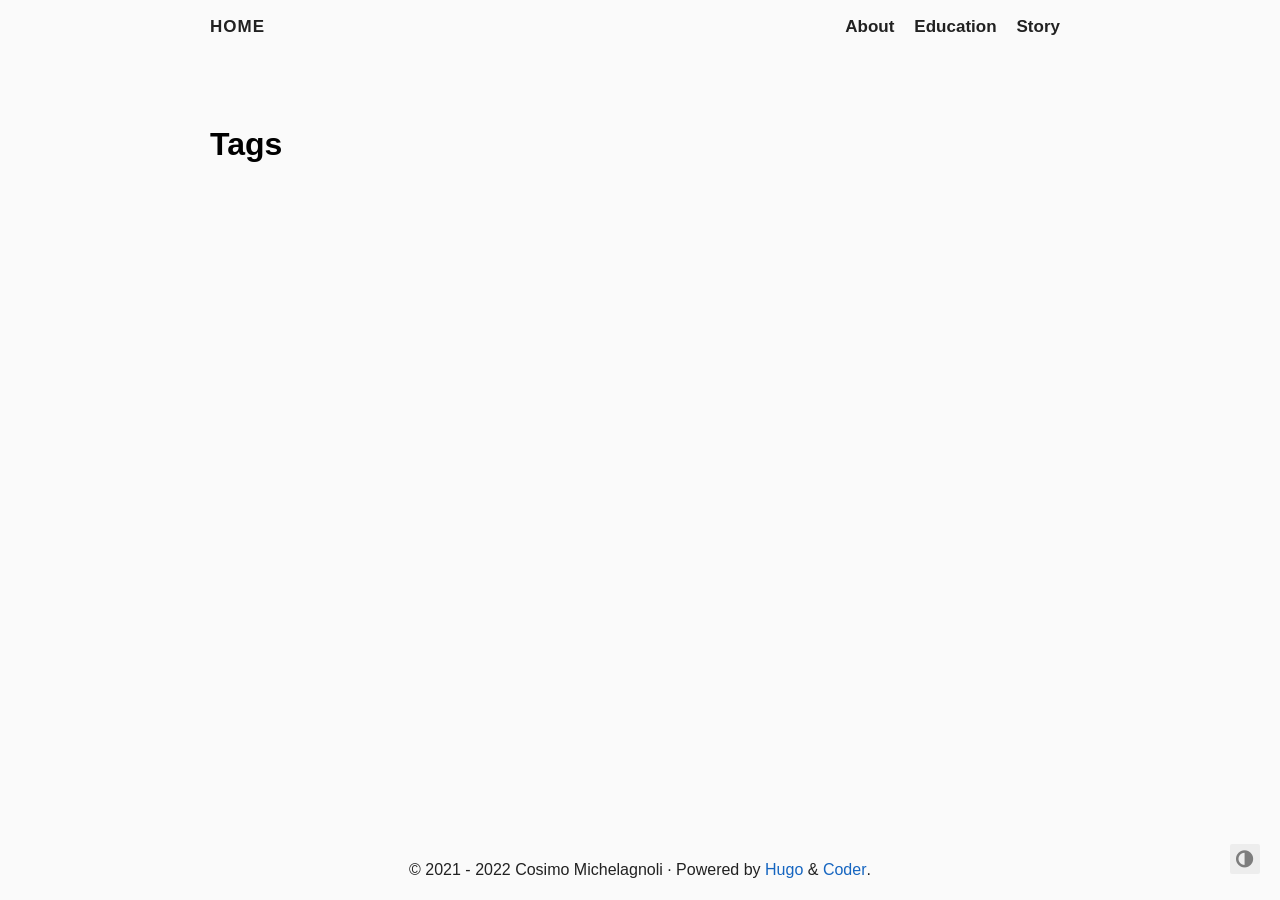
<file: tags/index.html>
<!DOCTYPE html>
<html lang="en">

  <head>
    <meta charset="utf-8">
    <meta name="viewport" content="width=device-width, initial-scale=1.0">
    <meta http-equiv="Content-Language" content="en">
    <meta name="color-scheme" content="light dark">

    
      <meta http-equiv="Content-Security-Policy" content="upgrade-insecure-requests; block-all-mixed-content; default-src 'self'; child-src 'self'; font-src 'self' https://fonts.gstatic.com https://cdn.jsdelivr.net/; form-action 'self'; frame-src 'self'; img-src 'self'; object-src 'none'; style-src 'self' 'unsafe-inline' https://fonts.googleapis.com/ https://cdn.jsdelivr.net/; script-src 'self' 'unsafe-inline' https://www.google-analytics.com; prefetch-src 'self'; connect-src 'self' https://www.google-analytics.com;">

    

    <meta name="author" content="Cosimo Michelagnoli">
    <meta name="description" content="Cosimo Michelagnoli&#39;s personal website">
    <meta name="keywords" content="blog,developer,personal,cosimo michelagnoli">

    <meta name="twitter:card" content="summary"/>
<meta name="twitter:title" content="Tags"/>
<meta name="twitter:description" content="Cosimo Michelagnoli&#39;s personal website"/>

    <meta property="og:title" content="Tags" />
<meta property="og:description" content="Cosimo Michelagnoli&#39;s personal website" />
<meta property="og:type" content="website" />
<meta property="og:url" content="http://example.org/tags/" />



    <title>Tags · Home</title>

    
      <link rel="canonical" href="http://example.org/tags/">
    

    <link rel="preload" href="/fonts/forkawesome-webfont.woff2?v=1.2.0" as="font" type="font/woff2" crossorigin>

    
      
      
      <link rel="stylesheet" href="/css/coder.min.d9fddbffe6f27e69985dc5fe0471cdb0e57fbf4775714bc3d847accb08f4a1f6.css" integrity="sha256-2f3b/&#43;byfmmYXcX&#43;BHHNsOV/v0d1cUvD2Eesywj0ofY=" crossorigin="anonymous" media="screen" />
    

    

    
      
        
        
        <link rel="stylesheet" href="/css/coder-dark.min.002ee2378e14c7a68f1f0a53d9694ed252090987c4e768023fac694a4fc5f793.css" integrity="sha256-AC7iN44Ux6aPHwpT2WlO0lIJCYfE52gCP6xpSk/F95M=" crossorigin="anonymous" media="screen" />
      
    

    

    

    <link rel="icon" type="image/svg+xml" href="/images/favicon.svg">

    <link rel="alternate" type="application/rss+xml" href="/tags/index.xml" title="Home" />
    <meta name="generator" content="Hugo 0.89.4" />
  </head>

  
  
    
  
  <body class="preload-transitions colorscheme-auto">
    
<div class="float-container">
    <a id="dark-mode-toggle" class="colorscheme-toggle">
        <i class="fa fa-adjust fa-fw" aria-hidden="true"></i>
    </a>
</div>


    <main class="wrapper">
      <nav class="navigation">
  <section class="container">
    <a class="navigation-title" href="/">
      Home
    </a>
    
      <input type="checkbox" id="menu-toggle" />
      <label class="menu-button float-right" for="menu-toggle">
        <i class="fa fa-bars fa-fw" aria-hidden="true"></i>
      </label>
      <ul class="navigation-list">
        
          
            <li class="navigation-item">
              <a class="navigation-link" href="/about/">About</a>
            </li>
          
            <li class="navigation-item">
              <a class="navigation-link" href="/education/">Education</a>
            </li>
          
            <li class="navigation-item">
              <a class="navigation-link" href="/story/">Story</a>
            </li>
          
        
        
      </ul>
    
  </section>
</nav>


      <div class="content">
        
  <section class="container taxonomy">
  <h1 class="title">
    <a class="title-link" href="http://example.org/tags/">Tags</a>
  </h1>
  
  <ul>
    
    
  </ul>
</section>


      </div>

      <footer class="footer">
  <section class="container">
    ©
    
      2021 -
    
    2022
     Cosimo Michelagnoli 
    ·
    Powered by <a href="https://gohugo.io/">Hugo</a> & <a href="https://github.com/luizdepra/hugo-coder/">Coder</a>.
    
  </section>
</footer>

    </main>

    
      
      <script src="/js/coder.min.39a51230dce2ac866c049b52573e38bf60666af4bc63c1bdf203b9b2d95b1cd6.js" integrity="sha256-OaUSMNzirIZsBJtSVz44v2BmavS8Y8G98gO5stlbHNY="></script>
    

    

    

    

    

    

    

    

    
  </body>

</html>
</file>
<file: css/coder-dark.min.002ee2378e14c7a68f1f0a53d9694ed252090987c4e768023fac694a4fc5f793.css>
body.colorscheme-dark{color:#dadada;background-color:#212121}body.colorscheme-dark a{color:#42a5f5}body.colorscheme-dark h1,body.colorscheme-dark h2,body.colorscheme-dark h3,body.colorscheme-dark h4,body.colorscheme-dark h5,body.colorscheme-dark h6{color:#dadada}body.colorscheme-dark h1:hover .heading-link,body.colorscheme-dark h2:hover .heading-link,body.colorscheme-dark h3:hover .heading-link,body.colorscheme-dark h4:hover .heading-link,body.colorscheme-dark h5:hover .heading-link,body.colorscheme-dark h6:hover .heading-link{visibility:visible}body.colorscheme-dark h1 .heading-link,body.colorscheme-dark h2 .heading-link,body.colorscheme-dark h3 .heading-link,body.colorscheme-dark h4 .heading-link,body.colorscheme-dark h5 .heading-link,body.colorscheme-dark h6 .heading-link{color:#42a5f5;font-weight:inherit;text-decoration:none;font-size:80%;visibility:hidden}body.colorscheme-dark h1 .title-link,body.colorscheme-dark h2 .title-link,body.colorscheme-dark h3 .title-link,body.colorscheme-dark h4 .title-link,body.colorscheme-dark h5 .title-link,body.colorscheme-dark h6 .title-link{color:inherit;font-weight:inherit;text-decoration:none}body.colorscheme-dark code{background-color:#424242;color:#dadada}body.colorscheme-dark .highlight pre{color:#212121}body.colorscheme-dark pre code{background-color:inherit;color:inherit}body.colorscheme-dark blockquote{border-left:2px solid #424242}body.colorscheme-dark th,body.colorscheme-dark td{padding:1.6rem}body.colorscheme-dark table{border-collapse:collapse}body.colorscheme-dark table td,body.colorscheme-dark table th{border:2px solid #dadada}body.colorscheme-dark table tr:first-child th{border-top:0}body.colorscheme-dark table tr:last-child td{border-bottom:0}body.colorscheme-dark table tr td:first-child,body.colorscheme-dark table tr th:first-child{border-left:0}body.colorscheme-dark table tr td:last-child,body.colorscheme-dark table tr th:last-child{border-right:0}@media(prefers-color-scheme:dark){body.colorscheme-auto{color:#dadada;background-color:#212121}body.colorscheme-auto a{color:#42a5f5}body.colorscheme-auto h1,body.colorscheme-auto h2,body.colorscheme-auto h3,body.colorscheme-auto h4,body.colorscheme-auto h5,body.colorscheme-auto h6{color:#dadada}body.colorscheme-auto h1:hover .heading-link,body.colorscheme-auto h2:hover .heading-link,body.colorscheme-auto h3:hover .heading-link,body.colorscheme-auto h4:hover .heading-link,body.colorscheme-auto h5:hover .heading-link,body.colorscheme-auto h6:hover .heading-link{visibility:visible}body.colorscheme-auto h1 .heading-link,body.colorscheme-auto h2 .heading-link,body.colorscheme-auto h3 .heading-link,body.colorscheme-auto h4 .heading-link,body.colorscheme-auto h5 .heading-link,body.colorscheme-auto h6 .heading-link{color:#42a5f5;font-weight:inherit;text-decoration:none;font-size:80%;visibility:hidden}body.colorscheme-auto h1 .title-link,body.colorscheme-auto h2 .title-link,body.colorscheme-auto h3 .title-link,body.colorscheme-auto h4 .title-link,body.colorscheme-auto h5 .title-link,body.colorscheme-auto h6 .title-link{color:inherit;font-weight:inherit;text-decoration:none}body.colorscheme-auto code{background-color:#424242;color:#dadada}body.colorscheme-auto .highlight pre{color:#212121}body.colorscheme-auto pre code{background-color:inherit;color:inherit}body.colorscheme-auto blockquote{border-left:2px solid #424242}body.colorscheme-auto th,body.colorscheme-auto td{padding:1.6rem}body.colorscheme-auto table{border-collapse:collapse}body.colorscheme-auto table td,body.colorscheme-auto table th{border:2px solid #dadada}body.colorscheme-auto table tr:first-child th{border-top:0}body.colorscheme-auto table tr:last-child td{border-bottom:0}body.colorscheme-auto table tr td:first-child,body.colorscheme-auto table tr th:first-child{border-left:0}body.colorscheme-auto table tr td:last-child,body.colorscheme-auto table tr th:last-child{border-right:0}}body.colorscheme-dark .content .post .tags .tag{background-color:#424242}body.colorscheme-dark .content .post .tags .tag a{color:#dadada}body.colorscheme-dark .content .post .tags .tag a:active{color:#dadada}body.colorscheme-dark .content .list ul li .title{color:#dadada}body.colorscheme-dark .content .list ul li .title:hover,body.colorscheme-dark .content .list ul li .title:focus{color:#42a5f5}body.colorscheme-dark .content .centered .about ul li a{color:#dadada}body.colorscheme-dark .content .centered .about ul li a:hover,body.colorscheme-dark .content .centered .about ul li a:focus{color:#42a5f5}@media(prefers-color-scheme:dark){body.colorscheme-auto .content .post .tags .tag{background-color:#424242}body.colorscheme-auto .content .post .tags .tag a{color:#dadada}body.colorscheme-auto .content .post .tags .tag a:active{color:#dadada}body.colorscheme-auto .content .list ul li .title{color:#dadada}body.colorscheme-auto .content .list ul li .title:hover,body.colorscheme-auto .content .list ul li .title:focus{color:#42a5f5}body.colorscheme-auto .content .centered .about ul li a{color:#dadada}body.colorscheme-auto .content .centered .about ul li a:hover,body.colorscheme-auto .content .centered .about ul li a:focus{color:#42a5f5}}body.colorscheme-dark .notice .notice-title{border-bottom:1px solid #212121}@media(prefers-color-scheme:dark){body.colorscheme-auto .notice .notice-title{border-bottom:1px solid #212121}}body.colorscheme-dark .navigation a,body.colorscheme-dark .navigation span{color:#dadada}body.colorscheme-dark .navigation a:hover,body.colorscheme-dark .navigation a:focus{color:#42a5f5}@media only screen and (max-width:768px){body.colorscheme-dark .navigation .navigation-list{background-color:#212121;border-top:solid 2px #424242;border-bottom:solid 2px #424242}}@media only screen and (max-width:768px){body.colorscheme-dark .navigation .navigation-list .menu-separator{border-top:2px solid #dadada}}@media only screen and (max-width:768px){body.colorscheme-dark .navigation #menu-toggle:checked+label>i{color:#424242}}body.colorscheme-dark .navigation i{color:#dadada}body.colorscheme-dark .navigation i:hover,body.colorscheme-dark .navigation i:focus{color:#42a5f5}body.colorscheme-dark .navigation .menu-button i:hover,body.colorscheme-dark .navigation .menu-button i:focus{color:#dadada}@media(prefers-color-scheme:dark){body.colorscheme-auto .navigation a,body.colorscheme-auto .navigation span{color:#dadada}body.colorscheme-auto .navigation a:hover,body.colorscheme-auto .navigation a:focus{color:#42a5f5}}@media only screen and (prefers-color-scheme:dark) and (max-width:768px){body.colorscheme-auto .navigation .navigation-list{background-color:#212121;border-top:solid 2px #424242;border-bottom:solid 2px #424242}}@media only screen and (prefers-color-scheme:dark) and (max-width:768px){body.colorscheme-auto .navigation .navigation-list .menu-separator{border-top:2px solid #dadada}}@media only screen and (prefers-color-scheme:dark) and (max-width:768px){body.colorscheme-auto .navigation #menu-toggle:checked+label>i{color:#424242}}@media(prefers-color-scheme:dark){body.colorscheme-auto .navigation i{color:#dadada}body.colorscheme-auto .navigation i:hover,body.colorscheme-auto .navigation i:focus{color:#42a5f5}body.colorscheme-auto .navigation .menu-button i:hover,body.colorscheme-auto .navigation .menu-button i:focus{color:#dadada}}body.colorscheme-dark .taxonomy-element{background-color:#424242}body.colorscheme-dark .taxonomy-element a{color:#dadada}body.colorscheme-dark .taxonomy-element a:active{color:#dadada}@media(prefers-color-scheme:dark){body.colorscheme-auto .taxonomy-element{background-color:#424242}body.colorscheme-auto .taxonomy-element a{color:#dadada}body.colorscheme-auto .taxonomy-element a:active{color:#dadada}}body.colorscheme-dark .footer a{color:#42a5f5}@media(prefers-color-scheme:dark){body.colorscheme-auto .footer a{color:#42a5f5}}body.colorscheme-dark .float-container a{color:#dadada;background-color:#424242}body.colorscheme-dark .float-container a:hover,body.colorscheme-dark .float-container a:focus{color:#42a5f5}@media only screen and (max-width:768px){body.colorscheme-dark .float-container a:hover,body.colorscheme-dark .float-container a:focus{color:#dadada}}@media(prefers-color-scheme:dark){body.colorscheme-auto .float-container a{color:#dadada;background-color:#424242}body.colorscheme-auto .float-container a:hover,body.colorscheme-auto .float-container a:focus{color:#42a5f5}}@media only screen and (prefers-color-scheme:dark) and (max-width:768px){body.colorscheme-auto .float-container a:hover,body.colorscheme-auto .float-container a:focus{color:#dadada}}
</file>
<file: css/site.css>
/* ==========================================================================
   site.css — custom design layer for cosimomichelagnoli.github.io
   Loaded after coder.min.css / coder-dark.min.css: same selectors here win
   the cascade by source order, so the old theme's reset/layout/toggle
   plumbing stays intact while colors, type and components are redefined.
   Aesthetic: dark-first "terminal / offensive-security" personal brand.
   ========================================================================== */

:root{
  color-scheme: dark;
  --bg:#0d1117;
  --bg-elevated:#141b22;
  --bg-elevated-2:#1c242d;
  --border:#232b34;
  --text:#c9d1d9;
  --text-dim:#8b949e;
  --heading:#f0f6fc;
  --accent:#00e5b0;
  --accent-2:#39c5ff;
  --accent-contrast:#04120e;
  --accent-soft:rgba(0,229,176,.10);
  --radius:10px;
  --mono:'JetBrains Mono',SFMono-Regular,Consolas,'Liberation Mono',Menlo,monospace;
  --display:'Space Grotesk',-apple-system,BlinkMacSystemFont,'Segoe UI',Roboto,sans-serif;
}

/* explicit light mode (toggled by JS, stored in localStorage) */
body.colorscheme-light{
  color-scheme: light;
  --bg:#f6f8fa;
  --bg-elevated:#ffffff;
  --bg-elevated-2:#eef1f4;
  --border:#d8dee4;
  --text:#1f2328;
  --text-dim:#57606a;
  --heading:#0d1117;
  --accent:#067a5f;
  --accent-2:#0969da;
  --accent-contrast:#ffffff;
  --accent-soft:rgba(6,122,95,.08);
}

/* pre-JS fallback: respect system preference for light while colorscheme-auto */
@media (prefers-color-scheme: light){
  body.colorscheme-auto{
    color-scheme: light;
    --bg:#f6f8fa;
    --bg-elevated:#ffffff;
    --bg-elevated-2:#eef1f4;
    --border:#d8dee4;
    --text:#1f2328;
    --text-dim:#57606a;
    --heading:#0d1117;
    --accent:#067a5f;
    --accent-2:#0969da;
    --accent-contrast:#ffffff;
    --accent-soft:rgba(6,122,95,.08);
  }
}

/* ---------- base ---------- */
body{
  background-color:var(--bg);
  color:var(--text);
}
a{color:var(--accent);text-decoration:none;}
a:hover,a:focus{color:var(--accent-2);text-decoration:underline;}
h1,h2,h3,h4,h5,h6{
  color:var(--heading);
  font-family:var(--display);
  font-weight:700;
}
h1 .heading-link,h2 .heading-link,h3 .heading-link,h4 .heading-link,h5 .heading-link,h6 .heading-link{
  color:var(--accent);
}
code,pre{font-family:var(--mono);}
code{background-color:var(--bg-elevated-2);color:var(--text);}
blockquote{border-left:2px solid var(--border);color:var(--text-dim);}
hr{border-color:var(--border);}

/* ---------- navigation ---------- */
.navigation{border-bottom:1px solid var(--border);}
.navigation-title{
  font-family:var(--mono);
  color:var(--heading);
  text-transform:none;
  letter-spacing:0;
  font-weight:700;
}
.navigation-title::before{content:"~/";color:var(--accent);}
.navigation a,.navigation span{color:var(--text-dim);font-family:var(--mono);font-weight:500;}
.navigation a:hover,.navigation a:focus{color:var(--accent);text-decoration:none;}
.navigation-link.active{color:var(--accent)!important;}
.navigation i{color:var(--text-dim);}
.navigation i:hover,.navigation i:focus{color:var(--accent);}
.navigation .menu-button i:hover,.navigation .menu-button i:focus{color:var(--heading);}
@media only screen and (max-width:768px){
  .navigation .navigation-list{
    background-color:var(--bg);
    border-top:solid 2px var(--border);
    border-bottom:solid 2px var(--border);
  }
  .navigation .navigation-list .menu-separator{border-top:2px solid var(--border);}
  .navigation #menu-toggle:checked+label>i{color:var(--accent);}
}
.float-container a{color:var(--text-dim);background-color:var(--bg-elevated-2);}
.float-container a:hover,.float-container a:focus{color:var(--accent);}

/* ---------- footer ---------- */
.footer{
  color:var(--text-dim);
  font-family:var(--mono);
  font-size:1.4rem;
  border-top:1px solid var(--border);
  padding-top:2.4rem;
}
.footer a{color:var(--accent);}

/* ---------- prompt / terminal chrome ---------- */
.hero-tag{
  font-family:var(--mono);
  color:var(--accent);
  font-size:1.5rem;
  letter-spacing:.04em;
  display:flex;
  align-items:center;
  gap:.4em;
}
.hero-tag::before{content:"$";color:var(--text-dim);}
.cursor{
  display:inline-block;
  width:.6ch;
  margin-left:.2em;
  background:var(--accent);
  animation:cv-blink 1.1s steps(1) infinite;
}
@keyframes cv-blink{50%{opacity:0}}
@media (prefers-reduced-motion: reduce){.cursor{animation:none;}}

.term-window{
  background:var(--bg-elevated);
  border:1px solid var(--border);
  border-radius:10px;
  overflow:hidden;
  max-width:56rem;
  margin:3.2rem 0;
  box-shadow:0 24px 48px -28px rgba(0,0,0,.55);
}
.term-titlebar{
  display:flex;
  align-items:center;
  gap:.7rem;
  padding:1rem 1.4rem;
  background:var(--bg-elevated-2);
  border-bottom:1px solid var(--border);
}
.term-dot{width:1.1rem;height:1.1rem;border-radius:50%;display:inline-block;}
.term-dot.red{background:#ff5f56;}
.term-dot.yellow{background:#ffbd2e;}
.term-dot.green{background:#27c93f;}
.term-titlebar span{
  margin-left:auto;
  font-family:var(--mono);
  font-size:1.3rem;
  color:var(--text-dim);
}
.term-body{
  padding:1.8rem 2.2rem 2.2rem;
  font-family:var(--mono);
  font-size:1.5rem;
  line-height:2.3rem;
}
.term-body .cmd::before{content:"$ ";color:var(--accent);}
.term-body .cmd{color:var(--heading);}
.term-body .out{color:var(--text-dim);display:block;padding-left:2ch;}
.term-body .gap{display:block;height:.6em;}

/* ---------- section labels ---------- */
.section-label{
  display:flex;
  align-items:center;
  gap:1rem;
  margin:5.5rem 0 2rem;
  font-family:var(--mono);
  font-size:1.6rem;
  color:var(--accent);
}
.section-label i{color:var(--accent);font-size:1.9rem;}
.section-label::before{content:"$";color:var(--text-dim);}
.section-label h2{margin:0;color:var(--heading);font-size:2.4rem;}

/* ---------- hero (home) ---------- */
.hero{padding-top:2rem;}
.hero-avatar{margin-bottom:1.6rem;}
.hero-avatar img{
  width:8rem;height:8rem;border-radius:14px;object-fit:cover;
  border:2px solid var(--border);
  box-shadow:0 0 0 4px var(--accent-soft);
}
.hero-avatar.lg img{width:11rem;height:11rem;}
.hero h1{font-size:5.2rem;line-height:1.05;margin:1.2rem 0 1.6rem;}
@media only screen and (max-width:768px){.hero h1{font-size:3.6rem;}}
.hero .lede{font-size:1.9rem;color:var(--text-dim);max-width:62ch;margin:0 0 2rem;}
.hero-actions{display:flex;flex-wrap:wrap;gap:1.2rem;margin:2.4rem 0 1.6rem;}
.hero-social{display:flex;gap:1.6rem;margin-top:2rem;}
.hero-social a{color:var(--text-dim);font-size:2rem;}
.hero-social a:hover,.hero-social a:focus{color:var(--accent);}

.btn{
  font-family:var(--mono);
  font-size:1.5rem;
  border:1px solid var(--border);
  border-radius:var(--radius);
  padding:1rem 2rem;
  color:var(--heading);
  display:inline-block;
}
.btn:hover,.btn:focus{border-color:var(--accent);color:var(--accent);text-decoration:none;}
.btn.primary{background:var(--accent);border-color:var(--accent);color:var(--accent-contrast);font-weight:700;}
.btn.primary:hover,.btn.primary:focus{background:var(--accent-2);border-color:var(--accent-2);color:var(--accent-contrast);}

/* ---------- stat cards ---------- */
.stat-grid{
  display:grid;
  grid-template-columns:repeat(auto-fit,minmax(16rem,1fr));
  gap:1.6rem;
  margin:2.4rem 0 3.2rem;
}
.stat-card{
  background:var(--bg-elevated);
  border:1px solid var(--border);
  border-radius:var(--radius);
  padding:1.8rem 2rem;
}
.stat-card .stat-number{
  font-family:var(--display);
  font-size:2.8rem;
  color:var(--accent);
  display:block;
  line-height:1.1;
}
.stat-card .stat-label{
  font-family:var(--mono);
  font-size:1.3rem;
  color:var(--text-dim);
  display:block;
  margin-top:.6rem;
}

/* ---------- bento cards ---------- */
.bento{
  display:grid;
  grid-template-columns:repeat(auto-fit,minmax(23rem,1fr));
  gap:1.6rem;
  margin:2.4rem 0 3.2rem;
}
.bento-card{
  position:relative;
  background:var(--bg-elevated);
  border:1px solid var(--border);
  border-radius:var(--radius);
  padding:2.2rem;
  transition:border-color .2s ease, transform .2s ease;
}
.bento-card:hover{border-color:var(--accent);transform:translateY(-2px);}
.bento-card i{color:var(--accent);font-size:2.1rem;display:block;margin-bottom:1.2rem;}
.bento-card h3{margin:0 0 .6rem;font-size:1.9rem;}
.bento-card p{margin:0;color:var(--text-dim);font-size:1.5rem;line-height:1.6;}
.bento-card .card-link{position:absolute;inset:0;border-radius:inherit;}
.bento-card .card-link:hover{text-decoration:none;}

/* ---------- tags / pills ---------- */
.tag,.skill-tags li{
  display:inline-block;
  font-family:var(--mono);
  font-size:1.4rem;
  background:var(--bg-elevated-2);
  border:1px solid var(--border);
  color:var(--text);
  padding:.45rem 1.1rem;
  border-radius:6px;
}

/* ---------- CV: header / contact / summary ---------- */
.cv-role{color:var(--accent);font-family:var(--mono);font-size:1.9rem;font-weight:600;margin:.6rem 0 1.8rem;}
.cv-contact{list-style:none;margin:0 0 2.6rem;padding:0;display:flex;flex-wrap:wrap;gap:.7rem 2.2rem;font-family:var(--mono);font-size:1.5rem;color:var(--text-dim);}
.cv-contact li{display:flex;align-items:center;gap:.6rem;}
.cv-contact a{color:inherit;}
.cv-contact a:hover,.cv-contact a:focus{color:var(--accent);}
.cv-contact i{width:1.6rem;text-align:center;color:var(--accent);}
.cv-summary{
  font-size:1.8rem;line-height:1.7;
  border-left:3px solid var(--accent);
  padding-left:1.8rem;margin:0 0 1rem;
  color:var(--text);
}

/* ---------- timeline (CV + education) ---------- */
.timeline{position:relative;margin:0 0 2rem;padding-left:2.8rem;border-left:2px solid var(--border);}
.timeline-item{position:relative;padding-bottom:3.6rem;}
.timeline-item:last-child{padding-bottom:0;}
.timeline-item::before{
  content:"";position:absolute;left:-3.55rem;top:.4rem;
  width:1.2rem;height:1.2rem;border-radius:50%;
  background:var(--accent);box-shadow:0 0 0 4px var(--bg);
}
.timeline-period{
  display:inline-block;font-family:var(--mono);font-size:1.4rem;font-weight:700;
  letter-spacing:.04rem;color:var(--accent);text-transform:uppercase;margin-bottom:.4rem;
}
.timeline-item h3{margin:0 0 .2rem;font-size:2.1rem;line-height:2.6rem;}
.timeline-org{display:block;font-size:1.6rem;color:var(--text-dim);margin-bottom:1rem;}
.timeline-item ul{margin:1rem 0 0;padding-left:2rem;}
.timeline-item li{margin:.5rem 0;}

/* ---------- skills ---------- */
.skills-grid{display:grid;grid-template-columns:repeat(auto-fit,minmax(24rem,1fr));gap:2rem;margin-bottom:2rem;}
.skill-group h4{margin:0 0 1rem;font-family:var(--mono);font-size:1.5rem;text-transform:lowercase;letter-spacing:.04rem;color:var(--text-dim);}
.skill-tags{list-style:none;margin:0;padding:0;display:flex;flex-wrap:wrap;gap:.8rem;}

/* ---------- certifications ---------- */
.cert-list{list-style:none;margin:0 0 2rem;padding:0;display:flex;flex-direction:column;gap:1.6rem;}
.cert-card{border:1px solid var(--border);background:var(--bg-elevated);border-radius:.8rem;padding:1.7rem 2.1rem;}
.cert-card .cert-name{font-weight:700;font-size:1.8rem;display:block;color:var(--heading);}
.cert-card .cert-issuer{color:var(--accent);font-family:var(--mono);font-size:1.4rem;}
.cert-card .cert-meta{display:block;margin-top:.5rem;font-family:var(--mono);font-size:1.3rem;color:var(--text-dim);}

/* ---------- languages ---------- */
.lang-list{list-style:none;margin:0 0 2rem;padding:0;display:flex;gap:3rem;flex-wrap:wrap;}
.lang-list li{font-size:1.7rem;}
.lang-list strong{display:block;font-family:var(--mono);font-size:1.3rem;color:var(--text-dim);font-weight:400;text-transform:lowercase;letter-spacing:.04rem;}

.cv-note{font-size:1.4rem;color:var(--text-dim);font-style:italic;margin-top:-.6rem;margin-bottom:2rem;}

/* ---------- story / log list ---------- */
.log-list{list-style:none;margin:2.4rem 0;padding:0 0 0 2.6rem;border-left:2px solid var(--border);}
.log-list li{position:relative;padding:.9rem 0;font-size:1.7rem;}
.log-list li::before{
  content:"$";position:absolute;left:-2.7rem;top:.9rem;
  font-family:var(--mono);color:var(--accent);
}

/* ---------- 404 ---------- */
.error-term{max-width:52rem;margin-left:auto;margin-right:auto;}
.centered .error h1{
  font-family:var(--mono);color:var(--accent);
}

/* ---------- misc ---------- */
.avatar img{box-shadow:0 0 0 4px var(--bg-elevated),0 0 0 6px var(--accent-soft);}
.content article header{margin-top:3.2rem;}

@media only screen and (max-width:768px){
  .hero-actions{flex-direction:column;align-items:flex-start;}
  .cv-contact{gap:.6rem 1.4rem;}
}

/* ---------- scroll reveal (JS-driven, progressive enhancement) ---------- */
.reveal{opacity:0;transform:translateY(14px);transition:opacity .5s ease,transform .5s ease;}
.reveal.in{opacity:1;transform:none;}
@media (prefers-reduced-motion: reduce){
  .reveal{opacity:1!important;transform:none!important;transition:none!important;}
  .cursor{animation:none;}
}

/* ---------- interactive home terminal ---------- */
.term-body{max-height:36rem;overflow-y:auto;scroll-behavior:smooth;}
.term-input-row{
  display:flex;align-items:center;gap:.9rem;
  padding:0 2.2rem 1.8rem;
  font-family:var(--mono);font-size:1.5rem;
  border-top:1px solid var(--border);
  padding-top:1.2rem;
}
.term-prompt{color:var(--accent);}
.term-input{
  flex:1;min-width:0;background:transparent;border:0;outline:0;
  color:var(--heading);font-family:var(--mono);font-size:1.5rem;
}
.term-input::placeholder{color:var(--text-dim);}

/* ---------- command palette ---------- */
.cmdk-trigger{
  font-family:var(--mono);font-size:1.3rem;color:var(--text-dim);
  background:transparent;border:1px solid var(--border);border-radius:6px;
  padding:.4rem .9rem;cursor:pointer;line-height:1.4;
}
.cmdk-trigger:hover,.cmdk-trigger:focus{color:var(--accent);border-color:var(--accent);}
.cmdk-overlay{
  position:fixed;inset:0;background:rgba(4,8,12,.6);
  display:flex;align-items:flex-start;justify-content:center;
  padding:12vh 2rem 2rem;z-index:1000;
}
.cmdk-overlay[hidden]{display:none;}
.cmdk-box{
  width:min(52rem,100%);background:var(--bg-elevated);border:1px solid var(--border);
  border-radius:12px;box-shadow:0 30px 60px -20px rgba(0,0,0,.6);overflow:hidden;
}
.cmdk-input-row{display:flex;align-items:center;gap:1.2rem;padding:1.5rem 1.8rem;border-bottom:1px solid var(--border);}
.cmdk-prompt{font-family:var(--mono);color:var(--accent);font-size:1.8rem;}
.cmdk-input{flex:1;min-width:0;background:transparent;border:0;outline:0;color:var(--heading);font-family:var(--mono);font-size:1.7rem;}
.cmdk-input::placeholder{color:var(--text-dim);}
.cmdk-results{list-style:none;margin:0;padding:.7rem;max-height:44vh;overflow-y:auto;}
.cmdk-results li{
  display:flex;justify-content:space-between;gap:1.4rem;
  padding:1.1rem 1.2rem;border-radius:8px;cursor:pointer;font-size:1.5rem;
}
.cmdk-results li .cmdk-hint{color:var(--text-dim);font-family:var(--mono);font-size:1.3rem;white-space:nowrap;overflow:hidden;text-overflow:ellipsis;}
.cmdk-results li.active{background:var(--accent-soft);}
.cmdk-results li.active .cmdk-hint{color:var(--accent);}
.cmdk-empty{padding:1.4rem 1.8rem;color:var(--text-dim);font-family:var(--mono);font-size:1.4rem;}

/* ---------- cursor glow (subtle, desktop pointers only) ---------- */
.cursor-glow{
  position:fixed;
  inset:0;
  pointer-events:none;
  z-index:1;
  opacity:0;
  transition:opacity .4s ease;
  background:radial-gradient(320px circle at var(--x,50%) var(--y,50%), var(--accent-soft), transparent 70%);
}
.cursor-glow.active{opacity:1;}

/* ---------- print (CV) ---------- */
@media print{
  .navigation,.footer,.float-container,.cmdk-overlay,.term-input-row{display:none!important;}
  body{background:#fff;color:#000;}
  a{color:#000;text-decoration:underline;}
  .cv-summary{border-left-color:#000;}
}
</file>
<file: css/coder.min.d9fddbffe6f27e69985dc5fe0471cdb0e57fbf4775714bc3d847accb08f4a1f6.css>
@charset "UTF-8";/*!normalize.css v8.0.1 | MIT License | github.com/necolas/normalize.css*/html{line-height:1.15;-webkit-text-size-adjust:100%}body{margin:0}main{display:block}h1{font-size:2em;margin:.67em 0}hr{box-sizing:content-box;height:0;overflow:visible}pre{font-family:monospace,monospace;font-size:1em}a{background-color:transparent;word-wrap:break-word}abbr[title]{border-bottom:none;text-decoration:underline;text-decoration:underline dotted}b,strong{font-weight:bolder}code,kbd,samp{font-family:monospace,monospace;font-size:1em}small{font-size:80%}sub,sup{font-size:75%;line-height:0;position:relative;vertical-align:baseline}sub{bottom:-.25em}sup{top:-.5em}img{border-style:none}button,input,optgroup,select,textarea{font-family:inherit;font-size:100%;line-height:1.15;margin:0}button,input{overflow:visible}button,select{text-transform:none}button,[type=button],[type=reset],[type=submit]{-webkit-appearance:button}button::-moz-focus-inner,[type=button]::-moz-focus-inner,[type=reset]::-moz-focus-inner,[type=submit]::-moz-focus-inner{border-style:none;padding:0}button:-moz-focusring,[type=button]:-moz-focusring,[type=reset]:-moz-focusring,[type=submit]:-moz-focusring{outline:1px dotted ButtonText}fieldset{padding:.35em .75em .625em}legend{box-sizing:border-box;color:inherit;display:table;max-width:100%;padding:0;white-space:normal}progress{vertical-align:baseline}textarea{overflow:auto}[type=checkbox],[type=radio]{box-sizing:border-box;padding:0}[type=number]::-webkit-inner-spin-button,[type=number]::-webkit-outer-spin-button{height:auto}[type=search]{-webkit-appearance:textfield;outline-offset:-2px}[type=search]::-webkit-search-decoration{-webkit-appearance:none}::-webkit-file-upload-button{-webkit-appearance:button;font:inherit}details{display:block}summary{display:list-item}template{display:none}[hidden]{display:none}/*!Fork Awesome 1.2.0
License - https://forkaweso.me/Fork-Awesome/license
Copyright 2018 Dave Gandy & Fork Awesome
Permission is hereby granted, free of charge, to any person obtaining a copy of this software and associated documentation files (the "Software"), to deal in the Software without restriction, including without limitation the rights to use, copy, modify, merge, publish, distribute, sublicense, and/or sell copies of the Software, and to permit persons to whom the Software is furnished to do so, subject to the following conditions:
The above copyright notice and this permission notice shall be included in all copies or substantial portions of the Software.
THE SOFTWARE IS PROVIDED "AS IS", WITHOUT WARRANTY OF ANY KIND, EXPRESS OR IMPLIED, INCLUDING BUT NOT LIMITED TO THE WARRANTIES OF MERCHANTABILITY, FITNESS FOR A PARTICULAR PURPOSE AND NONINFRINGEMENT. IN NO EVENT SHALL THE AUTHORS OR COPYRIGHT HOLDERS BE LIABLE FOR ANY CLAIM, DAMAGES OR OTHER LIABILITY, WHETHER IN AN ACTION OF CONTRACT, TORT OR OTHERWISE, ARISING FROM, OUT OF OR IN CONNECTION WITH THE SOFTWARE OR THE USE OR OTHER DEALINGS IN THE SOFTWARE.*/@font-face{font-family:forkawesome;src:url(../fonts/forkawesome-webfont.eot?v=1.2.0);src:url(../fonts/forkawesome-webfont.eot?#iefix&v=1.2.0)format("embedded-opentype"),url(../fonts/forkawesome-webfont.woff2?v=1.2.0)format("woff2"),url(../fonts/forkawesome-webfont.woff?v=1.2.0)format("woff"),url(../fonts/forkawesome-webfont.ttf?v=1.2.0)format("truetype"),url(../fonts/forkawesome-webfont.svg?v=1.2.0#forkawesomeregular)format("svg");font-weight:400;font-style:normal;font-display:block}.fa{display:inline-block;font:14px/1 ForkAwesome;font-size:inherit;text-rendering:auto;-webkit-font-smoothing:antialiased;-moz-osx-font-smoothing:grayscale}.fa-lg{font-size:1.33333333em;line-height:.75em;vertical-align:-15%}.fa-2x{font-size:2em}.fa-3x{font-size:3em}.fa-4x{font-size:4em}.fa-5x{font-size:5em}.fa-fw{width:1.28571429em;text-align:center}.fa-ul{padding-left:0;margin-left:2.14285714em;list-style-type:none}.fa-ul>li{position:relative}.fa-li{position:absolute;left:-2.14285714em;width:2.14285714em;top:.14285714em;text-align:center}.fa-li.fa-lg{left:-1.85714286em}.fa-border{padding:.2em .25em .15em;border:solid .08em #eee;border-radius:.1em}.fa-pull-left{float:left}.fa-pull-right{float:right}.fa.fa-pull-left{margin-right:.3em}.fa.fa-pull-right{margin-left:.3em}.pull-right{float:right}.pull-left{float:left}.fa.pull-left{margin-right:.3em}.fa.pull-right{margin-left:.3em}.fa-spin{-webkit-animation:fa-spin 2s infinite linear;animation:fa-spin 2s infinite linear}.fa-pulse{-webkit-animation:fa-spin 1s infinite steps(8);animation:fa-spin 1s infinite steps(8)}@-webkit-keyframes fa-spin{0%{-webkit-transform:rotate(0);transform:rotate(0)}100%{-webkit-transform:rotate(359deg);transform:rotate(359deg)}}@keyframes fa-spin{0%{-webkit-transform:rotate(0);transform:rotate(0)}100%{-webkit-transform:rotate(359deg);transform:rotate(359deg)}}.fa-rotate-90{-ms-filter:"progid:DXImageTransform.Microsoft.BasicImage(rotation=1)";-webkit-transform:rotate(90deg);-ms-transform:rotate(90deg);transform:rotate(90deg)}.fa-rotate-180{-ms-filter:"progid:DXImageTransform.Microsoft.BasicImage(rotation=2)";-webkit-transform:rotate(180deg);-ms-transform:rotate(180deg);transform:rotate(180deg)}.fa-rotate-270{-ms-filter:"progid:DXImageTransform.Microsoft.BasicImage(rotation=3)";-webkit-transform:rotate(270deg);-ms-transform:rotate(270deg);transform:rotate(270deg)}.fa-flip-horizontal{-ms-filter:"progid:DXImageTransform.Microsoft.BasicImage(rotation=0, mirror=1)";-webkit-transform:scale(-1,1);-ms-transform:scale(-1,1);transform:scale(-1,1)}.fa-flip-vertical{-ms-filter:"progid:DXImageTransform.Microsoft.BasicImage(rotation=2, mirror=1)";-webkit-transform:scale(1,-1);-ms-transform:scale(1,-1);transform:scale(1,-1)}:root .fa-rotate-90,:root .fa-rotate-180,:root .fa-rotate-270,:root .fa-flip-horizontal,:root .fa-flip-vertical{filter:none}.fa-stack{position:relative;display:inline-block;width:2em;height:2em;line-height:2em;vertical-align:middle}.fa-stack-1x,.fa-stack-2x{position:absolute;left:0;width:100%;text-align:center}.fa-stack-1x{line-height:inherit}.fa-stack-2x{font-size:2em}.fa-inverse{color:#fff}.fa-glass:before{content:"\f000"}.fa-music:before{content:"\f001"}.fa-search:before{content:"\f002"}.fa-envelope-o:before{content:"\f003"}.fa-heart:before{content:"\f004"}.fa-star:before{content:"\f005"}.fa-star-o:before{content:"\f006"}.fa-user:before{content:"\f007"}.fa-film:before{content:"\f008"}.fa-th-large:before{content:"\f009"}.fa-th:before{content:"\f00a"}.fa-th-list:before{content:"\f00b"}.fa-check:before{content:"\f00c"}.fa-remove:before,.fa-close:before,.fa-times:before{content:"\f00d"}.fa-search-plus:before{content:"\f00e"}.fa-search-minus:before{content:"\f010"}.fa-power-off:before{content:"\f011"}.fa-signal:before{content:"\f012"}.fa-gear:before,.fa-cog:before{content:"\f013"}.fa-trash-o:before{content:"\f014"}.fa-home:before{content:"\f015"}.fa-file-o:before{content:"\f016"}.fa-clock-o:before{content:"\f017"}.fa-road:before{content:"\f018"}.fa-download:before{content:"\f019"}.fa-arrow-circle-o-down:before{content:"\f01a"}.fa-arrow-circle-o-up:before{content:"\f01b"}.fa-inbox:before{content:"\f01c"}.fa-play-circle-o:before{content:"\f01d"}.fa-rotate-right:before,.fa-repeat:before{content:"\f01e"}.fa-sync:before,.fa-refresh:before{content:"\f021"}.fa-list-alt:before{content:"\f022"}.fa-lock:before{content:"\f023"}.fa-flag:before{content:"\f024"}.fa-headphones:before{content:"\f025"}.fa-volume-off:before{content:"\f026"}.fa-volume-down:before{content:"\f027"}.fa-volume-up:before{content:"\f028"}.fa-qrcode:before{content:"\f029"}.fa-barcode:before{content:"\f02a"}.fa-tag:before{content:"\f02b"}.fa-tags:before{content:"\f02c"}.fa-book:before{content:"\f02d"}.fa-bookmark:before{content:"\f02e"}.fa-print:before{content:"\f02f"}.fa-camera:before{content:"\f030"}.fa-font:before{content:"\f031"}.fa-bold:before{content:"\f032"}.fa-italic:before{content:"\f033"}.fa-text-height:before{content:"\f034"}.fa-text-width:before{content:"\f035"}.fa-align-left:before{content:"\f036"}.fa-align-center:before{content:"\f037"}.fa-align-right:before{content:"\f038"}.fa-align-justify:before{content:"\f039"}.fa-list:before{content:"\f03a"}.fa-dedent:before,.fa-outdent:before{content:"\f03b"}.fa-indent:before{content:"\f03c"}.fa-video:before,.fa-video-camera:before{content:"\f03d"}.fa-photo:before,.fa-image:before,.fa-picture-o:before{content:"\f03e"}.fa-pencil:before{content:"\f040"}.fa-map-marker:before{content:"\f041"}.fa-adjust:before{content:"\f042"}.fa-tint:before{content:"\f043"}.fa-edit:before,.fa-pencil-square-o:before{content:"\f044"}.fa-share-square-o:before{content:"\f045"}.fa-check-square-o:before{content:"\f046"}.fa-arrows:before{content:"\f047"}.fa-step-backward:before{content:"\f048"}.fa-fast-backward:before{content:"\f049"}.fa-backward:before{content:"\f04a"}.fa-play:before{content:"\f04b"}.fa-pause:before{content:"\f04c"}.fa-stop:before{content:"\f04d"}.fa-forward:before{content:"\f04e"}.fa-fast-forward:before{content:"\f050"}.fa-step-forward:before{content:"\f051"}.fa-eject:before{content:"\f052"}.fa-chevron-left:before{content:"\f053"}.fa-chevron-right:before{content:"\f054"}.fa-plus-circle:before{content:"\f055"}.fa-minus-circle:before{content:"\f056"}.fa-times-circle:before{content:"\f057"}.fa-check-circle:before{content:"\f058"}.fa-question-circle:before{content:"\f059"}.fa-info-circle:before{content:"\f05a"}.fa-crosshairs:before{content:"\f05b"}.fa-times-circle-o:before{content:"\f05c"}.fa-check-circle-o:before{content:"\f05d"}.fa-ban:before{content:"\f05e"}.fa-arrow-left:before{content:"\f060"}.fa-arrow-right:before{content:"\f061"}.fa-arrow-up:before{content:"\f062"}.fa-arrow-down:before{content:"\f063"}.fa-mail-forward:before,.fa-share:before{content:"\f064"}.fa-expand:before{content:"\f065"}.fa-compress:before{content:"\f066"}.fa-plus:before{content:"\f067"}.fa-minus:before{content:"\f068"}.fa-asterisk:before{content:"\f069"}.fa-exclamation-circle:before{content:"\f06a"}.fa-gift:before{content:"\f06b"}.fa-leaf:before{content:"\f06c"}.fa-fire:before{content:"\f06d"}.fa-eye:before{content:"\f06e"}.fa-eye-slash:before{content:"\f070"}.fa-warning:before,.fa-exclamation-triangle:before{content:"\f071"}.fa-plane:before{content:"\f072"}.fa-calendar:before{content:"\f073"}.fa-random:before{content:"\f074"}.fa-comment:before{content:"\f075"}.fa-magnet:before{content:"\f076"}.fa-chevron-up:before{content:"\f077"}.fa-chevron-down:before{content:"\f078"}.fa-retweet:before{content:"\f079"}.fa-shopping-cart:before{content:"\f07a"}.fa-folder:before{content:"\f07b"}.fa-folder-open:before{content:"\f07c"}.fa-arrows-v:before{content:"\f07d"}.fa-arrows-h:before{content:"\f07e"}.fa-bar-chart-o:before,.fa-bar-chart:before{content:"\f080"}.fa-twitter-square:before{content:"\f081"}.fa-facebook-square:before{content:"\f082"}.fa-camera-retro:before{content:"\f083"}.fa-key:before{content:"\f084"}.fa-gears:before,.fa-cogs:before{content:"\f085"}.fa-comments:before{content:"\f086"}.fa-thumbs-o-up:before{content:"\f087"}.fa-thumbs-o-down:before{content:"\f088"}.fa-star-half:before{content:"\f089"}.fa-heart-o:before{content:"\f08a"}.fa-sign-out:before{content:"\f08b"}.fa-linkedin-square:before{content:"\f08c"}.fa-thumb-tack:before{content:"\f08d"}.fa-external-link:before{content:"\f08e"}.fa-sign-in:before{content:"\f090"}.fa-trophy:before{content:"\f091"}.fa-github-square:before{content:"\f092"}.fa-upload:before{content:"\f093"}.fa-lemon-o:before{content:"\f094"}.fa-phone:before{content:"\f095"}.fa-square-o:before{content:"\f096"}.fa-bookmark-o:before{content:"\f097"}.fa-phone-square:before{content:"\f098"}.fa-twitter:before{content:"\f099"}.fa-facebook-f:before,.fa-facebook:before{content:"\f09a"}.fa-github:before{content:"\f09b"}.fa-unlock:before{content:"\f09c"}.fa-credit-card:before{content:"\f09d"}.fa-feed:before,.fa-rss:before{content:"\f09e"}.fa-hdd-o:before{content:"\f0a0"}.fa-bullhorn:before{content:"\f0a1"}.fa-bell-o:before{content:"\f0f3"}.fa-certificate:before{content:"\f0a3"}.fa-hand-o-right:before{content:"\f0a4"}.fa-hand-o-left:before{content:"\f0a5"}.fa-hand-o-up:before{content:"\f0a6"}.fa-hand-o-down:before{content:"\f0a7"}.fa-arrow-circle-left:before{content:"\f0a8"}.fa-arrow-circle-right:before{content:"\f0a9"}.fa-arrow-circle-up:before{content:"\f0aa"}.fa-arrow-circle-down:before{content:"\f0ab"}.fa-globe:before{content:"\f0ac"}.fa-globe-e:before{content:"\f304"}.fa-globe-w:before{content:"\f305"}.fa-wrench:before{content:"\f0ad"}.fa-tasks:before{content:"\f0ae"}.fa-filter:before{content:"\f0b0"}.fa-briefcase:before{content:"\f0b1"}.fa-arrows-alt:before{content:"\f0b2"}.fa-community:before,.fa-group:before,.fa-users:before{content:"\f0c0"}.fa-chain:before,.fa-link:before{content:"\f0c1"}.fa-cloud:before{content:"\f0c2"}.fa-flask:before{content:"\f0c3"}.fa-cut:before,.fa-scissors:before{content:"\f0c4"}.fa-copy:before,.fa-files-o:before{content:"\f0c5"}.fa-paperclip:before{content:"\f0c6"}.fa-save:before,.fa-floppy-o:before{content:"\f0c7"}.fa-square:before{content:"\f0c8"}.fa-navicon:before,.fa-reorder:before,.fa-bars:before{content:"\f0c9"}.fa-list-ul:before{content:"\f0ca"}.fa-list-ol:before{content:"\f0cb"}.fa-strikethrough:before{content:"\f0cc"}.fa-underline:before{content:"\f0cd"}.fa-table:before{content:"\f0ce"}.fa-magic:before{content:"\f0d0"}.fa-truck:before{content:"\f0d1"}.fa-pinterest:before{content:"\f0d2"}.fa-pinterest-square:before{content:"\f0d3"}.fa-google-plus-square:before{content:"\f0d4"}.fa-google-plus-g:before,.fa-google-plus:before{content:"\f0d5"}.fa-money:before{content:"\f0d6"}.fa-caret-down:before{content:"\f0d7"}.fa-caret-up:before{content:"\f0d8"}.fa-caret-left:before{content:"\f0d9"}.fa-caret-right:before{content:"\f0da"}.fa-columns:before{content:"\f0db"}.fa-unsorted:before,.fa-sort:before{content:"\f0dc"}.fa-sort-down:before,.fa-sort-desc:before{content:"\f0dd"}.fa-sort-up:before,.fa-sort-asc:before{content:"\f0de"}.fa-envelope:before{content:"\f0e0"}.fa-linkedin:before{content:"\f0e1"}.fa-rotate-left:before,.fa-undo:before{content:"\f0e2"}.fa-legal:before,.fa-gavel:before{content:"\f0e3"}.fa-dashboard:before,.fa-tachometer:before{content:"\f0e4"}.fa-comment-o:before{content:"\f0e5"}.fa-comments-o:before{content:"\f0e6"}.fa-flash:before,.fa-bolt:before{content:"\f0e7"}.fa-sitemap:before{content:"\f0e8"}.fa-umbrella:before{content:"\f0e9"}.fa-paste:before,.fa-clipboard:before{content:"\f0ea"}.fa-lightbulb-o:before{content:"\f0eb"}.fa-exchange:before{content:"\f0ec"}.fa-cloud-download:before{content:"\f0ed"}.fa-cloud-upload:before{content:"\f0ee"}.fa-user-md:before{content:"\f0f0"}.fa-stethoscope:before{content:"\f0f1"}.fa-suitcase:before{content:"\f0f2"}.fa-bell:before{content:"\f0a2"}.fa-coffee:before{content:"\f0f4"}.fa-utensils:before,.fa-cutlery:before{content:"\f0f5"}.fa-file-text-o:before{content:"\f0f6"}.fa-building-o:before{content:"\f0f7"}.fa-hospital-o:before{content:"\f0f8"}.fa-ambulance:before{content:"\f0f9"}.fa-medkit:before{content:"\f0fa"}.fa-fighter-jet:before{content:"\f0fb"}.fa-beer:before{content:"\f0fc"}.fa-h-square:before{content:"\f0fd"}.fa-plus-square:before{content:"\f0fe"}.fa-angle-double-left:before{content:"\f100"}.fa-angle-double-right:before{content:"\f101"}.fa-angle-double-up:before{content:"\f102"}.fa-angle-double-down:before{content:"\f103"}.fa-angle-left:before{content:"\f104"}.fa-angle-right:before{content:"\f105"}.fa-angle-up:before{content:"\f106"}.fa-angle-down:before{content:"\f107"}.fa-desktop:before{content:"\f108"}.fa-laptop:before{content:"\f109"}.fa-tablet:before{content:"\f10a"}.fa-mobile-phone:before,.fa-mobile:before{content:"\f10b"}.fa-circle-o:before{content:"\f10c"}.fa-quote-left:before{content:"\f10d"}.fa-quote-right:before{content:"\f10e"}.fa-spinner:before{content:"\f110"}.fa-circle:before{content:"\f111"}.fa-mail-reply:before,.fa-reply:before{content:"\f112"}.fa-github-alt:before{content:"\f113"}.fa-folder-o:before{content:"\f114"}.fa-folder-open-o:before{content:"\f115"}.fa-smile-o:before{content:"\f118"}.fa-frown-o:before{content:"\f119"}.fa-meh-o:before{content:"\f11a"}.fa-gamepad:before{content:"\f11b"}.fa-keyboard-o:before{content:"\f11c"}.fa-flag-o:before{content:"\f11d"}.fa-flag-checkered:before{content:"\f11e"}.fa-terminal:before{content:"\f120"}.fa-code:before{content:"\f121"}.fa-mail-reply-all:before,.fa-reply-all:before{content:"\f122"}.fa-star-half-empty:before,.fa-star-half-full:before,.fa-star-half-o:before{content:"\f123"}.fa-location-arrow:before{content:"\f124"}.fa-crop:before{content:"\f125"}.fa-code-fork:before{content:"\f126"}.fa-unlink:before,.fa-chain-broken:before{content:"\f127"}.fa-question:before{content:"\f128"}.fa-info:before{content:"\f129"}.fa-exclamation:before{content:"\f12a"}.fa-superscript:before{content:"\f12b"}.fa-subscript:before{content:"\f12c"}.fa-eraser:before{content:"\f12d"}.fa-puzzle-piece:before{content:"\f12e"}.fa-microphone:before{content:"\f130"}.fa-microphone-slash:before{content:"\f131"}.fa-shield:before{content:"\f132"}.fa-calendar-o:before{content:"\f133"}.fa-fire-extinguisher:before{content:"\f134"}.fa-rocket:before{content:"\f135"}.fa-maxcdn:before{content:"\f136"}.fa-chevron-circle-left:before{content:"\f137"}.fa-chevron-circle-right:before{content:"\f138"}.fa-chevron-circle-up:before{content:"\f139"}.fa-chevron-circle-down:before{content:"\f13a"}.fa-html5:before{content:"\f13b"}.fa-css3:before{content:"\f13c"}.fa-anchor:before{content:"\f13d"}.fa-unlock-alt:before{content:"\f13e"}.fa-bullseye:before{content:"\f140"}.fa-ellipsis-h:before{content:"\f141"}.fa-ellipsis-v:before{content:"\f142"}.fa-rss-square:before{content:"\f143"}.fa-play-circle:before{content:"\f144"}.fa-ticket:before{content:"\f145"}.fa-minus-square:before{content:"\f146"}.fa-minus-square-o:before{content:"\f147"}.fa-level-up:before{content:"\f148"}.fa-level-down:before{content:"\f149"}.fa-check-square:before{content:"\f14a"}.fa-pencil-square:before{content:"\f14b"}.fa-external-link-square:before{content:"\f14c"}.fa-share-square:before{content:"\f14d"}.fa-compass:before{content:"\f14e"}.fa-toggle-down:before,.fa-caret-square-o-down:before{content:"\f150"}.fa-toggle-up:before,.fa-caret-square-o-up:before{content:"\f151"}.fa-toggle-right:before,.fa-caret-square-o-right:before{content:"\f152"}.fa-euro:before,.fa-eur:before{content:"\f153"}.fa-pound:before,.fa-gbp:before{content:"\f154"}.fa-dollar:before,.fa-usd:before{content:"\f155"}.fa-rupee:before,.fa-inr:before{content:"\f156"}.fa-cny:before,.fa-rmb:before,.fa-yen:before,.fa-jpy:before{content:"\f157"}.fa-ruble:before,.fa-rouble:before,.fa-rub:before{content:"\f158"}.fa-won:before,.fa-krw:before{content:"\f159"}.fa-bitcoin:before,.fa-btc:before{content:"\f15a"}.fa-file:before{content:"\f15b"}.fa-file-text:before{content:"\f15c"}.fa-sort-alpha-down:before,.fa-sort-alpha-asc:before{content:"\f15d"}.fa-sort-alpha-up:before,.fa-sort-alpha-desc:before{content:"\f15e"}.fa-sort-amount-down:before,.fa-sort-amount-asc:before{content:"\f160"}.fa-sort-amount-up:before,.fa-sort-amount-desc:before{content:"\f161"}.fa-sort-numeric-down:before,.fa-sort-numeric-asc:before{content:"\f162"}.fa-sort-numeric-up:before,.fa-sort-numeric-desc:before{content:"\f163"}.fa-thumbs-up:before{content:"\f164"}.fa-thumbs-down:before{content:"\f165"}.fa-youtube-square:before{content:"\f166"}.fa-youtube:before{content:"\f167"}.fa-xing:before{content:"\f168"}.fa-xing-square:before{content:"\f169"}.fa-youtube-play:before{content:"\f16a"}.fa-dropbox:before{content:"\f16b"}.fa-stack-overflow:before{content:"\f16c"}.fa-instagram:before{content:"\f16d"}.fa-flickr:before{content:"\f16e"}.fa-adn:before{content:"\f170"}.fa-bitbucket:before{content:"\f171"}.fa-bitbucket-square:before{content:"\f172"}.fa-tumblr:before{content:"\f173"}.fa-tumblr-square:before{content:"\f174"}.fa-long-arrow-down:before{content:"\f175"}.fa-long-arrow-up:before{content:"\f176"}.fa-long-arrow-left:before{content:"\f177"}.fa-long-arrow-right:before{content:"\f178"}.fa-apple:before{content:"\f179"}.fa-windows:before{content:"\f17a"}.fa-android:before{content:"\f17b"}.fa-linux:before{content:"\f17c"}.fa-dribbble:before{content:"\f17d"}.fa-skype:before{content:"\f17e"}.fa-foursquare:before{content:"\f180"}.fa-trello:before{content:"\f181"}.fa-female:before{content:"\f182"}.fa-male:before{content:"\f183"}.fa-gittip:before,.fa-gratipay:before{content:"\f184"}.fa-sun-o:before{content:"\f185"}.fa-moon-o:before{content:"\f186"}.fa-archive:before{content:"\f187"}.fa-bug:before{content:"\f188"}.fa-vk:before{content:"\f189"}.fa-weibo:before{content:"\f18a"}.fa-renren:before{content:"\f18b"}.fa-pagelines:before{content:"\f18c"}.fa-stack-exchange:before{content:"\f18d"}.fa-arrow-circle-o-right:before{content:"\f18e"}.fa-arrow-circle-o-left:before{content:"\f190"}.fa-toggle-left:before,.fa-caret-square-o-left:before{content:"\f191"}.fa-dot-circle-o:before{content:"\f192"}.fa-wheelchair:before{content:"\f193"}.fa-vimeo-square:before{content:"\f194"}.fa-turkish-lira:before,.fa-try:before{content:"\f195"}.fa-plus-square-o:before{content:"\f196"}.fa-space-shuttle:before{content:"\f197"}.fa-slack:before{content:"\f198"}.fa-envelope-square:before{content:"\f199"}.fa-wordpress:before{content:"\f19a"}.fa-openid:before{content:"\f19b"}.fa-institution:before,.fa-bank:before,.fa-university:before{content:"\f19c"}.fa-mortar-board:before,.fa-graduation-cap:before{content:"\f19d"}.fa-yahoo:before{content:"\f19e"}.fa-google:before{content:"\f1a0"}.fa-reddit:before{content:"\f1a1"}.fa-reddit-square:before{content:"\f1a2"}.fa-stumbleupon-circle:before{content:"\f1a3"}.fa-stumbleupon:before{content:"\f1a4"}.fa-delicious:before{content:"\f1a5"}.fa-digg:before{content:"\f1a6"}.fa-drupal:before{content:"\f1a9"}.fa-joomla:before{content:"\f1aa"}.fa-language:before{content:"\f1ab"}.fa-fax:before{content:"\f1ac"}.fa-building:before{content:"\f1ad"}.fa-child:before{content:"\f1ae"}.fa-paw:before{content:"\f1b0"}.fa-utensil-spoon:before,.fa-spoon:before{content:"\f1b1"}.fa-cube:before{content:"\f1b2"}.fa-cubes:before{content:"\f1b3"}.fa-behance:before{content:"\f1b4"}.fa-behance-square:before{content:"\f1b5"}.fa-steam:before{content:"\f1b6"}.fa-steam-square:before{content:"\f1b7"}.fa-recycle:before{content:"\f1b8"}.fa-automobile:before,.fa-car:before{content:"\f1b9"}.fa-cab:before,.fa-taxi:before{content:"\f1ba"}.fa-tree:before{content:"\f1bb"}.fa-spotify:before{content:"\f1bc"}.fa-deviantart:before{content:"\f1bd"}.fa-soundcloud:before{content:"\f1be"}.fa-database:before{content:"\f1c0"}.fa-file-pdf-o:before{content:"\f1c1"}.fa-file-word-o:before{content:"\f1c2"}.fa-file-excel-o:before{content:"\f1c3"}.fa-file-powerpoint-o:before{content:"\f1c4"}.fa-file-photo-o:before,.fa-file-picture-o:before,.fa-file-image-o:before{content:"\f1c5"}.fa-file-zip-o:before,.fa-file-archive-o:before{content:"\f1c6"}.fa-file-sound-o:before,.fa-file-audio-o:before{content:"\f1c7"}.fa-file-movie-o:before,.fa-file-video-o:before{content:"\f1c8"}.fa-file-code-o:before{content:"\f1c9"}.fa-vine:before{content:"\f1ca"}.fa-codepen:before{content:"\f1cb"}.fa-jsfiddle:before{content:"\f1cc"}.fa-life-bouy:before,.fa-life-buoy:before,.fa-life-saver:before,.fa-support:before,.fa-life-ring:before{content:"\f1cd"}.fa-circle-o-notch:before{content:"\f1ce"}.fa-ra:before,.fa-resistance:before,.fa-rebel:before{content:"\f1d0"}.fa-ge:before,.fa-empire:before{content:"\f1d1"}.fa-git-square:before{content:"\f1d2"}.fa-git:before{content:"\f1d3"}.fa-y-combinator-square:before,.fa-yc-square:before,.fa-hacker-news:before{content:"\f1d4"}.fa-tencent-weibo:before{content:"\f1d5"}.fa-qq:before{content:"\f1d6"}.fa-wechat:before,.fa-weixin:before{content:"\f1d7"}.fa-send:before,.fa-paper-plane:before{content:"\f1d8"}.fa-send-o:before,.fa-paper-plane-o:before{content:"\f1d9"}.fa-history:before{content:"\f1da"}.fa-circle-thin:before{content:"\f1db"}.fa-heading:before,.fa-header:before{content:"\f1dc"}.fa-paragraph:before{content:"\f1dd"}.fa-sliders:before{content:"\f1de"}.fa-share-alt:before{content:"\f1e0"}.fa-share-alt-square:before{content:"\f1e1"}.fa-bomb:before{content:"\f1e2"}.fa-soccer-ball-o:before,.fa-futbol-o:before{content:"\f1e3"}.fa-tty:before{content:"\f1e4"}.fa-binoculars:before{content:"\f1e5"}.fa-plug:before{content:"\f1e6"}.fa-slideshare:before{content:"\f1e7"}.fa-twitch:before{content:"\f1e8"}.fa-yelp:before{content:"\f1e9"}.fa-newspaper-o:before{content:"\f1ea"}.fa-wifi:before{content:"\f1eb"}.fa-calculator:before{content:"\f1ec"}.fa-paypal:before{content:"\f1ed"}.fa-google-wallet:before{content:"\f1ee"}.fa-cc-visa:before{content:"\f1f0"}.fa-cc-mastercard:before{content:"\f1f1"}.fa-cc-discover:before{content:"\f1f2"}.fa-cc-amex:before{content:"\f1f3"}.fa-cc-paypal:before{content:"\f1f4"}.fa-cc-stripe:before{content:"\f1f5"}.fa-bell-slash:before{content:"\f1f6"}.fa-bell-slash-o:before{content:"\f1f7"}.fa-trash:before{content:"\f1f8"}.fa-copyright:before{content:"\f1f9"}.fa-at:before{content:"\f1fa"}.fa-eyedropper:before{content:"\f1fb"}.fa-paint-brush:before{content:"\f1fc"}.fa-birthday-cake:before{content:"\f1fd"}.fa-area-chart:before{content:"\f1fe"}.fa-pie-chart:before{content:"\f200"}.fa-line-chart:before{content:"\f201"}.fa-lastfm:before{content:"\f202"}.fa-lastfm-square:before{content:"\f203"}.fa-toggle-off:before{content:"\f204"}.fa-toggle-on:before{content:"\f205"}.fa-bicycle:before{content:"\f206"}.fa-bus:before{content:"\f207"}.fa-ioxhost:before{content:"\f208"}.fa-angellist:before{content:"\f209"}.fa-closed-captioning:before,.fa-cc:before{content:"\f20a"}.fa-shekel:before,.fa-sheqel:before,.fa-ils:before{content:"\f20b"}.fa-meanpath:before{content:"\f20c"}.fa-buysellads:before{content:"\f20d"}.fa-connectdevelop:before{content:"\f20e"}.fa-dashcube:before{content:"\f210"}.fa-forumbee:before{content:"\f211"}.fa-leanpub:before{content:"\f212"}.fa-sellsy:before{content:"\f213"}.fa-shirtsinbulk:before{content:"\f214"}.fa-simplybuilt:before{content:"\f215"}.fa-skyatlas:before{content:"\f216"}.fa-cart-plus:before{content:"\f217"}.fa-cart-arrow-down:before{content:"\f218"}.fa-gem:before,.fa-diamond:before{content:"\f219"}.fa-ship:before{content:"\f21a"}.fa-user-secret:before{content:"\f21b"}.fa-motorcycle:before{content:"\f21c"}.fa-street-view:before{content:"\f21d"}.fa-heartbeat:before{content:"\f21e"}.fa-venus:before{content:"\f221"}.fa-mars:before{content:"\f222"}.fa-mercury:before{content:"\f223"}.fa-intersex:before,.fa-transgender:before{content:"\f224"}.fa-transgender-alt:before{content:"\f225"}.fa-venus-double:before{content:"\f226"}.fa-mars-double:before{content:"\f227"}.fa-venus-mars:before{content:"\f228"}.fa-mars-stroke:before{content:"\f229"}.fa-mars-stroke-v:before{content:"\f22a"}.fa-mars-stroke-h:before{content:"\f22b"}.fa-neuter:before{content:"\f22c"}.fa-genderless:before{content:"\f22d"}.fa-facebook-official:before{content:"\f230"}.fa-pinterest-p:before{content:"\f231"}.fa-whatsapp:before{content:"\f232"}.fa-server:before{content:"\f233"}.fa-user-plus:before{content:"\f234"}.fa-user-times:before{content:"\f235"}.fa-hotel:before,.fa-bed:before{content:"\f236"}.fa-viacoin:before{content:"\f237"}.fa-train:before{content:"\f238"}.fa-subway:before{content:"\f239"}.fa-medium:before{content:"\f23a"}.fa-medium-square:before{content:"\f2f8"}.fa-yc:before,.fa-y-combinator:before{content:"\f23b"}.fa-optin-monster:before{content:"\f23c"}.fa-opencart:before{content:"\f23d"}.fa-expeditedssl:before{content:"\f23e"}.fa-battery-4:before,.fa-battery:before,.fa-battery-full:before{content:"\f240"}.fa-battery-3:before,.fa-battery-three-quarters:before{content:"\f241"}.fa-battery-2:before,.fa-battery-half:before{content:"\f242"}.fa-battery-1:before,.fa-battery-quarter:before{content:"\f243"}.fa-battery-0:before,.fa-battery-empty:before{content:"\f244"}.fa-mouse-pointer:before{content:"\f245"}.fa-i-cursor:before{content:"\f246"}.fa-object-group:before{content:"\f247"}.fa-object-ungroup:before{content:"\f248"}.fa-sticky-note:before{content:"\f249"}.fa-sticky-note-o:before{content:"\f24a"}.fa-cc-jcb:before{content:"\f24b"}.fa-cc-diners-club:before{content:"\f24c"}.fa-clone:before{content:"\f24d"}.fa-balance-scale:before{content:"\f24e"}.fa-hourglass-o:before{content:"\f250"}.fa-hourglass-1:before,.fa-hourglass-start:before{content:"\f251"}.fa-hourglass-2:before,.fa-hourglass-half:before{content:"\f252"}.fa-hourglass-3:before,.fa-hourglass-end:before{content:"\f253"}.fa-hourglass:before{content:"\f254"}.fa-hand-grab-o:before,.fa-hand-rock-o:before{content:"\f255"}.fa-hand-stop-o:before,.fa-hand-paper-o:before{content:"\f256"}.fa-hand-scissors-o:before{content:"\f257"}.fa-hand-lizard-o:before{content:"\f258"}.fa-hand-spock-o:before{content:"\f259"}.fa-hand-pointer-o:before{content:"\f25a"}.fa-hand-peace-o:before{content:"\f25b"}.fa-trademark:before{content:"\f25c"}.fa-registered:before{content:"\f25d"}.fa-creative-commons:before{content:"\f25e"}.fa-gg:before{content:"\f260"}.fa-gg-circle:before{content:"\f261"}.fa-tripadvisor:before{content:"\f262"}.fa-odnoklassniki:before{content:"\f263"}.fa-odnoklassniki-square:before{content:"\f264"}.fa-get-pocket:before{content:"\f265"}.fa-wikipedia-w:before{content:"\f266"}.fa-safari:before{content:"\f267"}.fa-chrome:before{content:"\f268"}.fa-firefox:before{content:"\f269"}.fa-opera:before{content:"\f26a"}.fa-internet-explorer:before{content:"\f26b"}.fa-tv:before,.fa-television:before{content:"\f26c"}.fa-contao:before{content:"\f26d"}.fa-500px:before{content:"\f26e"}.fa-amazon:before{content:"\f270"}.fa-calendar-plus-o:before{content:"\f271"}.fa-calendar-minus-o:before{content:"\f272"}.fa-calendar-times-o:before{content:"\f273"}.fa-calendar-check-o:before{content:"\f274"}.fa-industry:before{content:"\f275"}.fa-map-pin:before{content:"\f276"}.fa-map-signs:before{content:"\f277"}.fa-map-o:before{content:"\f278"}.fa-map:before{content:"\f279"}.fa-commenting:before{content:"\f27a"}.fa-commenting-o:before{content:"\f27b"}.fa-houzz:before{content:"\f27c"}.fa-vimeo-v:before,.fa-vimeo:before{content:"\f27d"}.fa-black-tie:before{content:"\f27e"}.fa-fonticons:before{content:"\f280"}.fa-reddit-alien:before{content:"\f281"}.fa-edge:before{content:"\f282"}.fa-credit-card-alt:before{content:"\f283"}.fa-codiepie:before{content:"\f284"}.fa-modx:before{content:"\f285"}.fa-fort-awesome:before{content:"\f286"}.fa-usb:before{content:"\f287"}.fa-product-hunt:before{content:"\f288"}.fa-mixcloud:before{content:"\f289"}.fa-scribd:before{content:"\f28a"}.fa-pause-circle:before{content:"\f28b"}.fa-pause-circle-o:before{content:"\f28c"}.fa-stop-circle:before{content:"\f28d"}.fa-stop-circle-o:before{content:"\f28e"}.fa-shopping-bag:before{content:"\f290"}.fa-shopping-basket:before{content:"\f291"}.fa-hashtag:before{content:"\f292"}.fa-bluetooth:before{content:"\f293"}.fa-bluetooth-b:before{content:"\f294"}.fa-percent:before{content:"\f295"}.fa-gitlab:before{content:"\f296"}.fa-wpbeginner:before{content:"\f297"}.fa-wpforms:before{content:"\f298"}.fa-envira:before{content:"\f299"}.fa-universal-access:before{content:"\f29a"}.fa-wheelchair-alt:before{content:"\f29b"}.fa-question-circle-o:before{content:"\f29c"}.fa-blind:before{content:"\f29d"}.fa-audio-description:before{content:"\f29e"}.fa-phone-volume:before,.fa-volume-control-phone:before{content:"\f2a0"}.fa-braille:before{content:"\f2a1"}.fa-assistive-listening-systems:before{content:"\f2a2"}.fa-asl-interpreting:before,.fa-american-sign-language-interpreting:before{content:"\f2a3"}.fa-deafness:before,.fa-hard-of-hearing:before,.fa-deaf:before{content:"\f2a4"}.fa-glide:before{content:"\f2a5"}.fa-glide-g:before{content:"\f2a6"}.fa-signing:before,.fa-sign-language:before{content:"\f2a7"}.fa-low-vision:before{content:"\f2a8"}.fa-viadeo:before{content:"\f2a9"}.fa-viadeo-square:before{content:"\f2aa"}.fa-snapchat:before{content:"\f2ab"}.fa-snapchat-ghost:before{content:"\f2ac"}.fa-snapchat-square:before{content:"\f2ad"}.fa-first-order:before{content:"\f2b0"}.fa-yoast:before{content:"\f2b1"}.fa-themeisle:before{content:"\f2b2"}.fa-google-plus-circle:before,.fa-google-plus-official:before{content:"\f2b3"}.fa-fa:before,.fa-font-awesome:before{content:"\f2b4"}.fa-handshake-o:before{content:"\f2b5"}.fa-envelope-open:before{content:"\f2b6"}.fa-envelope-open-o:before{content:"\f2b7"}.fa-linode:before{content:"\f2b8"}.fa-address-book:before{content:"\f2b9"}.fa-address-book-o:before{content:"\f2ba"}.fa-vcard:before,.fa-address-card:before{content:"\f2bb"}.fa-vcard-o:before,.fa-address-card-o:before{content:"\f2bc"}.fa-user-circle:before{content:"\f2bd"}.fa-user-circle-o:before{content:"\f2be"}.fa-user-o:before{content:"\f2c0"}.fa-id-badge:before{content:"\f2c1"}.fa-drivers-license:before,.fa-id-card:before{content:"\f2c2"}.fa-drivers-license-o:before,.fa-id-card-o:before{content:"\f2c3"}.fa-quora:before{content:"\f2c4"}.fa-free-code-camp:before{content:"\f2c5"}.fa-telegram:before{content:"\f2c6"}.fa-thermometer-4:before,.fa-thermometer:before,.fa-thermometer-full:before{content:"\f2c7"}.fa-thermometer-3:before,.fa-thermometer-three-quarters:before{content:"\f2c8"}.fa-thermometer-2:before,.fa-thermometer-half:before{content:"\f2c9"}.fa-thermometer-1:before,.fa-thermometer-quarter:before{content:"\f2ca"}.fa-thermometer-0:before,.fa-thermometer-empty:before{content:"\f2cb"}.fa-shower:before{content:"\f2cc"}.fa-bathtub:before,.fa-s15:before,.fa-bath:before{content:"\f2cd"}.fa-podcast:before{content:"\f2ce"}.fa-window-maximize:before{content:"\f2d0"}.fa-window-minimize:before{content:"\f2d1"}.fa-window-restore:before{content:"\f2d2"}.fa-times-rectangle:before,.fa-window-close:before{content:"\f2d3"}.fa-times-rectangle-o:before,.fa-window-close-o:before{content:"\f2d4"}.fa-bandcamp:before{content:"\f2d5"}.fa-grav:before{content:"\f2d6"}.fa-etsy:before{content:"\f2d7"}.fa-imdb:before{content:"\f2d8"}.fa-ravelry:before{content:"\f2d9"}.fa-eercast:before{content:"\f2da"}.fa-microchip:before{content:"\f2db"}.fa-snowflake-o:before{content:"\f2dc"}.fa-superpowers:before{content:"\f2dd"}.fa-wpexplorer:before{content:"\f2de"}.fa-meetup:before{content:"\f2e0"}.fa-mastodon:before{content:"\f2e1"}.fa-mastodon-alt:before{content:"\f2e2"}.fa-fork-circle:before,.fa-fork-awesome:before{content:"\f2e3"}.fa-peertube:before{content:"\f2e4"}.fa-diaspora:before{content:"\f2e5"}.fa-friendica:before{content:"\f2e6"}.fa-gnu-social:before{content:"\f2e7"}.fa-liberapay-square:before{content:"\f2e8"}.fa-liberapay:before{content:"\f2e9"}.fa-ssb:before,.fa-scuttlebutt:before{content:"\f2ea"}.fa-hubzilla:before{content:"\f2eb"}.fa-social-home:before{content:"\f2ec"}.fa-artstation:before{content:"\f2ed"}.fa-discord:before{content:"\f2ee"}.fa-discord-alt:before{content:"\f2ef"}.fa-patreon:before{content:"\f2f0"}.fa-snowdrift:before{content:"\f2f1"}.fa-activitypub:before{content:"\f2f2"}.fa-ethereum:before{content:"\f2f3"}.fa-keybase:before{content:"\f2f4"}.fa-shaarli:before{content:"\f2f5"}.fa-shaarli-o:before{content:"\f2f6"}.fa-cut-key:before,.fa-key-modern:before{content:"\f2f7"}.fa-xmpp:before{content:"\f2f9"}.fa-archive-org:before{content:"\f2fc"}.fa-freedombox:before{content:"\f2fd"}.fa-facebook-messenger:before{content:"\f2fe"}.fa-debian:before{content:"\f2ff"}.fa-mastodon-square:before{content:"\f300"}.fa-tipeee:before{content:"\f301"}.fa-react:before{content:"\f302"}.fa-dogmazic:before{content:"\f303"}.fa-zotero:before{content:"\f309"}.fa-nodejs:before{content:"\f308"}.fa-nextcloud:before{content:"\f306"}.fa-nextcloud-square:before{content:"\f307"}.fa-hackaday:before{content:"\f30a"}.fa-laravel:before{content:"\f30b"}.fa-signalapp:before{content:"\f30c"}.fa-gnupg:before{content:"\f30d"}.fa-php:before{content:"\f30e"}.fa-ffmpeg:before{content:"\f30f"}.fa-joplin:before{content:"\f310"}.fa-syncthing:before{content:"\f311"}.fa-inkscape:before{content:"\f312"}.fa-matrix-org:before{content:"\f313"}.fa-pixelfed:before{content:"\f314"}.fa-bootstrap:before{content:"\f315"}.fa-dev-to:before{content:"\f316"}.fa-hashnode:before{content:"\f317"}.fa-jirafeau:before{content:"\f318"}.fa-emby:before{content:"\f319"}.fa-wikidata:before{content:"\f31a"}.fa-gimp:before{content:"\f31b"}.fa-c:before{content:"\f31c"}.fa-digitalocean:before{content:"\f31d"}.fa-att:before{content:"\f31e"}.fa-gitea:before{content:"\f31f"}.fa-file-epub:before{content:"\f321"}.fa-python:before{content:"\f322"}.fa-archlinux:before{content:"\f323"}.fa-pleroma:before{content:"\f324"}.fa-unsplash:before{content:"\f325"}.fa-hackster:before{content:"\f326"}.fa-spell-check:before{content:"\f327"}.fa-moon:before{content:"\f328"}.fa-sun:before{content:"\f329"}.fa-f-droid:before{content:"\f32a"}.fa-biometric:before{content:"\f32b"}.fa-wire:before{content:"\f32c"}.fa-tor-onion:before{content:"\f32e"}.fa-volume-mute:before{content:"\f32f"}.fa-bell-ringing:before{content:"\f32d"}.fa-bell-ringing-o:before{content:"\f330"}.fa-hal:before{content:"\f333"}.fa-jupyter:before{content:"\f335"}.fa-julia:before{content:"\f334"}.fa-classicpress:before{content:"\f331"}.fa-classicpress-circle:before{content:"\f332"}.fa-open-collective:before{content:"\f336"}.fa-orcid:before{content:"\f337"}.fa-researchgate:before{content:"\f338"}.fa-funkwhale:before{content:"\f339"}.fa-askfm:before{content:"\f33a"}.fa-blockstack:before{content:"\f33b"}.fa-boardgamegeek:before{content:"\f33c"}.fa-bunny:before{content:"\f35f"}.fa-buymeacoffee:before{content:"\f33d"}.fa-cc-by:before{content:"\f33e"}.fa-creative-commons-alt:before,.fa-cc-cc:before{content:"\f33f"}.fa-cc-nc-eu:before{content:"\f341"}.fa-cc-nc-jp:before{content:"\f342"}.fa-cc-nc:before{content:"\f340"}.fa-cc-nd:before{content:"\f343"}.fa-cc-pd:before{content:"\f344"}.fa-cc-remix:before{content:"\f345"}.fa-cc-sa:before{content:"\f346"}.fa-cc-share:before{content:"\f347"}.fa-cc-zero:before{content:"\f348"}.fa-conway-hacker:before,.fa-conway-glider:before{content:"\f349"}.fa-csharp:before{content:"\f34a"}.fa-email-bulk:before{content:"\f34b"}.fa-email-bulk-o:before{content:"\f34c"}.fa-gnu:before{content:"\f34d"}.fa-google-play:before{content:"\f34e"}.fa-heroku:before{content:"\f34f"}.fa-hassio:before,.fa-home-assistant:before{content:"\f350"}.fa-java:before{content:"\f351"}.fa-mariadb:before{content:"\f352"}.fa-markdown:before{content:"\f353"}.fa-mysql:before{content:"\f354"}.fa-nordcast:before{content:"\f355"}.fa-plume:before{content:"\f356"}.fa-postgresql:before{content:"\f357"}.fa-sass-alt:before{content:"\f359"}.fa-sass:before{content:"\f358"}.fa-skate:before{content:"\f35a"}.fa-sketchfab:before{content:"\f35b"}.fa-tex:before{content:"\f35c"}.fa-textpattern:before{content:"\f35d"}.fa-unity:before{content:"\f35e"}.sr-only{position:absolute;width:1px;height:1px;padding:0;margin:-1px;overflow:hidden;clip:rect(0,0,0,0);border:0}.sr-only-focusable:active,.sr-only-focusable:focus{position:static;width:auto;height:auto;margin:0;overflow:visible;clip:auto}*,*:after,*:before{box-sizing:inherit}html{box-sizing:border-box;font-size:62.5%}body{color:#212121;background-color:#fafafa;font-family:-apple-system,BlinkMacSystemFont,segoe ui,Roboto,Oxygen-Sans,Ubuntu,Cantarell,helvetica neue,Helvetica,pingfang sc,STXihei,华文细黑,microsoft yahei,微软雅黑,SimSun,宋体,Heiti,黑体,sans-serif;font-size:1.8em;font-weight:400;line-height:1.8em}@media only screen and (max-width:768px){body{font-size:1.6em;line-height:1.6em}}a{font-weight:500;color:#1565c0;text-decoration:none;transition:all .25s ease-in}a:focus,a:hover{text-decoration:underline}p{margin:2rem 0}h1,h2,h3,h4,h5,h6{font-family:-apple-system,BlinkMacSystemFont,segoe ui,Roboto,Oxygen-Sans,Ubuntu,Cantarell,helvetica neue,Helvetica,pingfang sc,STXihei,华文细黑,microsoft yahei,微软雅黑,SimSun,宋体,Heiti,黑体,sans-serif;font-weight:600;color:#000;margin:4rem 0 2.5rem}h1:hover .heading-link,h2:hover .heading-link,h3:hover .heading-link,h4:hover .heading-link,h5:hover .heading-link,h6:hover .heading-link{visibility:visible}h1 .heading-link,h2 .heading-link,h3 .heading-link,h4 .heading-link,h5 .heading-link,h6 .heading-link{color:#1565c0;font-weight:inherit;text-decoration:none;font-size:80%;visibility:hidden}h1 .title-link,h2 .title-link,h3 .title-link,h4 .title-link,h5 .title-link,h6 .title-link{color:inherit;font-weight:inherit;text-decoration:none}h1{font-size:3.2rem;line-height:3.6rem}@media only screen and (max-width:768px){h1{font-size:3rem;line-height:3.4rem}}h2{font-size:2.8rem;line-height:3.2rem}@media only screen and (max-width:768px){h2{font-size:2.6rem;line-height:3rem}}h3{font-size:2.4rem;line-height:2.8rem}@media only screen and (max-width:768px){h3{font-size:2.2rem;line-height:2.6rem}}h4{font-size:2.2rem;line-height:2.6rem}@media only screen and (max-width:768px){h4{font-size:2rem;line-height:2.4rem}}h5{font-size:2rem;line-height:2.4rem}@media only screen and (max-width:768px){h5{font-size:1.8rem;line-height:2.2rem}}h6{font-size:1.8rem;line-height:2.2rem}@media only screen and (max-width:768px){h6{font-size:1.6rem;line-height:2rem}}b,strong{font-weight:700}.highlight>div,.highlight>pre{margin:0 0 2rem;padding:1rem;border-radius:1rem}pre{display:block;font-family:SFMono-Regular,Consolas,Liberation Mono,Menlo,monospace;font-size:1.6rem;font-weight:400;line-height:2.6rem;overflow-x:auto;margin:0}pre code{display:inline-block;background-color:inherit;color:inherit}code{font-family:SFMono-Regular,Consolas,Liberation Mono,Menlo,monospace;font-size:1.6rem;font-weight:400;background-color:#e0e0e0;color:#212121;border-radius:.6rem;padding:.3rem .6rem}blockquote{border-left:2px solid #e0e0e0;padding-left:2rem;line-height:2.2rem;font-weight:400;font-style:italic}th,td{padding:1.6rem}table{border-collapse:collapse}table td,table th{border:2px solid #000}table tr:first-child th{border-top:0}table tr:last-child td{border-bottom:0}table tr td:first-child,table tr th:first-child{border-left:0}table tr td:last-child,table tr th:last-child{border-right:0}img{max-width:100%}figure{text-align:center}.preload-transitions *{-webkit-transition:none!important;-moz-transition:none!important;-ms-transition:none!important;-o-transition:none!important;transition:none!important}.wrapper{display:flex;flex-direction:column;min-height:100vh;width:100%}.container{margin:1rem auto;max-width:90rem;width:100%;padding-left:2rem;padding-right:2rem}.fab{font-weight:400}.fas{font-weight:700}.float-right{float:right}.float-left{float:left}.fab{font-weight:400}.fas{font-weight:900}.content{flex:1;display:flex;margin-top:1.6rem;margin-bottom:3.2rem}.content article details summary{cursor:pointer}.content article header{margin-top:6.4rem;margin-bottom:3.2rem}.content article header h1{font-size:4.2rem;line-height:4.6rem;margin:0}@media only screen and (max-width:768px){.content article header h1{font-size:4rem;line-height:4.4rem}}.content article footer{margin-top:4rem}.content article footer .see-also{margin:3.2rem 0}.content article footer .see-also h3{margin:3.2rem 0}.content article p{text-align:justify;text-justify:auto;hyphens:auto}.content .post .post-title{margin-bottom:.75em}.content .post .post-meta i{text-align:center;width:1.6rem;margin-left:0;margin-right:.5rem}.content .post .post-meta .date .posted-on{margin-left:0;margin-right:1.5rem}.content .post .post-meta .tags .tag{display:inline-block;padding:.3rem .6rem;background-color:#e0e0e0;border-radius:.6rem;line-height:1.4em}.content .post .post-meta .tags .tag a{color:#212121}.content .post .post-meta .tags .tag a:active{color:#212121}.content figure{margin:0;padding:0}.content figcaption p{text-align:center;font-style:italic;font-size:1.6rem;margin:0}.avatar img{width:20rem;height:auto;border-radius:50%}@media only screen and (max-width:768px){.avatar img{width:10rem}}.list ul{margin:3.2rem 0;list-style:none;padding:0}.list ul li{font-size:1.8rem}@media only screen and (max-width:768px){.list ul li{margin:1.6rem 0}}.list ul li .date{display:inline-block;flex:1;width:20rem;text-align:right;margin-right:3rem}@media only screen and (max-width:768px){.list ul li .date{display:block;text-align:left}}.list ul li .title{font-size:1.8rem;flex:2;color:#212121;font-family:-apple-system,BlinkMacSystemFont,segoe ui,Roboto,Oxygen-Sans,Ubuntu,Cantarell,helvetica neue,Helvetica,pingfang sc,STXihei,华文细黑,microsoft yahei,微软雅黑,SimSun,宋体,Heiti,黑体,sans-serif;font-weight:700}.list ul li .title:hover,.list ul li .title:focus{color:#1565c0}@media only screen and (min-width:768.1px){.list ul:not(.pagination) li{display:flex}}.centered{display:flex;align-items:center;justify-content:center}.centered .about{text-align:center}.centered .about h1{margin-top:2rem;margin-bottom:.5rem}.centered .about h2{margin-top:1rem;margin-bottom:.5rem;font-size:2.4rem}@media only screen and (max-width:768px){.centered .about h2{font-size:2rem}}.centered .about ul{list-style:none;margin:3rem 0 1rem;padding:0}.centered .about ul li{display:inline-block;position:relative}.centered .about ul li a{color:#212121;text-transform:uppercase;margin-left:1rem;margin-right:1rem;font-size:1.6rem}.centered .about ul li a:hover,.centered .about ul li a:focus{color:#1565c0}@media only screen and (max-width:768px){.centered .about ul li a{font-size:1.4rem}}.centered .error{text-align:center}.centered .error h1{margin-top:2rem;margin-bottom:.5rem;font-size:4.6rem}@media only screen and (max-width:768px){.centered .error h1{font-size:3.2rem}}.centered .error h2{margin-top:2rem;margin-bottom:3.2rem;font-size:3.2rem}@media only screen and (max-width:768px){.centered .error h2{font-size:2.8rem}}.notice{border-radius:.2rem;position:relative;margin:2rem 0;padding:0 .75rem;overflow:auto}.notice .notice-title{position:relative;font-weight:700;margin:0 -.75rem;padding:.2rem 3.5rem;border-bottom:1px solid #fafafa}.notice .notice-title i{position:absolute;top:50%;left:1.8rem;transform:translate(-50%,-50%)}.notice .notice-content{display:block;margin:2rem}.notice.note{background-color:#7e57c21a}.notice.note .notice-title{background-color:#673ab71a}.notice.note .notice-title i{color:#5e35b1}.notice.tip{background-color:#26a69a1a}.notice.tip .notice-title{background-color:#0096881a}.notice.tip .notice-title i{color:#00897b}.notice.example{background-color:#8d6e631a}.notice.example .notice-title{background-color:#7955481a}.notice.example .notice-title i{color:#6d4c41}.notice.question{background-color:#9ccc651a}.notice.question .notice-title{background-color:#8bc34a1a}.notice.question .notice-title i{color:#7cb342}.notice.info{background-color:#42a5f51a}.notice.info .notice-title{background-color:#2196f31a}.notice.info .notice-title i{color:#1e88e5}.notice.warning{background-color:#ffca281a}.notice.warning .notice-title{background-color:#ffc1071a}.notice.warning .notice-title i{color:#ffb300}.notice.error{background-color:#ef53501a}.notice.error .notice-title{background-color:#f443361a}.notice.error .notice-title i{color:#e53935}.navigation{height:6rem;width:100%}.navigation a,.navigation span{display:inline;font-size:1.7rem;font-family:-apple-system,BlinkMacSystemFont,segoe ui,Roboto,Oxygen-Sans,Ubuntu,Cantarell,helvetica neue,Helvetica,pingfang sc,STXihei,华文细黑,microsoft yahei,微软雅黑,SimSun,宋体,Heiti,黑体,sans-serif;font-weight:600;color:#212121}.navigation a:hover,.navigation a:focus{color:#1565c0}.navigation .navigation-title{letter-spacing:.1rem;text-transform:uppercase}.navigation .navigation-list{float:right;list-style:none;margin-bottom:0;margin-top:0}@media only screen and (max-width:768px){.navigation .navigation-list{position:relative;top:2rem;right:0;z-index:5;visibility:hidden;opacity:0;padding:0;max-height:0;width:100%;background-color:#fafafa;border-top:solid 2px #e0e0e0;border-bottom:solid 2px #e0e0e0;transition:opacity .25s,max-height .15s linear}}.navigation .navigation-list .navigation-item{float:left;margin:0;position:relative}@media only screen and (max-width:768px){.navigation .navigation-list .navigation-item{float:none!important;text-align:center}.navigation .navigation-list .navigation-item a,.navigation .navigation-list .navigation-item span{line-height:5rem}}.navigation .navigation-list .navigation-item a,.navigation .navigation-list .navigation-item span{margin-left:1rem;margin-right:1rem}@media only screen and (max-width:768px){.navigation .navigation-list .separator{display:none}}@media only screen and (max-width:768px){.navigation .navigation-list .menu-separator{border-top:2px solid #212121;margin:0 8rem}.navigation .navigation-list .menu-separator span{display:none}}.navigation #dark-mode-toggle{margin:1.7rem 0;font-size:2.4rem;line-height:inherit;bottom:2rem;left:2rem;z-index:100;position:fixed}.navigation #menu-toggle{display:none}@media only screen and (max-width:768px){.navigation #menu-toggle:checked+label>i{color:#e0e0e0}.navigation #menu-toggle:checked+label+ul{visibility:visible;opacity:1;max-height:100rem}}.navigation .menu-button{display:none}@media only screen and (max-width:768px){.navigation .menu-button{position:relative;display:block;font-size:2.4rem;font-weight:400}}.navigation .menu-button i:hover,.navigation .menu-button i:focus{color:#000}.navigation i{color:#212121;cursor:pointer}.navigation i:hover,.navigation i:focus{color:#1565c0}.pagination{margin-top:6rem;text-align:center;font-family:-apple-system,BlinkMacSystemFont,segoe ui,Roboto,Oxygen-Sans,Ubuntu,Cantarell,helvetica neue,Helvetica,pingfang sc,STXihei,华文细黑,microsoft yahei,微软雅黑,SimSun,宋体,Heiti,黑体,sans-serif}.pagination li{display:inline;text-align:center;font-weight:700}.pagination li span{margin:0;text-align:center;width:3.2rem}.pagination li a{font-weight:300}.pagination li a span{margin:0;text-align:center;width:3.2rem}.taxonomy li{display:inline-block;margin:.9rem}.taxonomy .taxonomy-element{display:block;padding:.3rem .9rem;background-color:#e0e0e0;border-radius:.6rem}.taxonomy .taxonomy-element a{color:#212121}.taxonomy .taxonomy-element a:active{color:#212121}.footer{width:100%;text-align:center;font-size:1.6rem;line-height:2rem;margin-bottom:1rem}.footer a{color:#1565c0}.float-container{bottom:2rem;right:2rem;z-index:100;position:fixed;font-size:1.6em}.float-container a{position:relative;display:inline-block;width:3rem;height:3rem;font-size:2rem;color:#000;background-color:#e0e0e0;border-radius:.2rem;opacity:50%;transition:all .25s ease-in}.float-container a:hover,.float-container a:focus{color:#1565c0;opacity:100%}@media only screen and (max-width:768px){.float-container a:hover,.float-container a:focus{color:#000;opacity:50%}}.float-container a i{position:absolute;top:50%;left:50%;transform:translate(-50%,-50%)}
</file>
